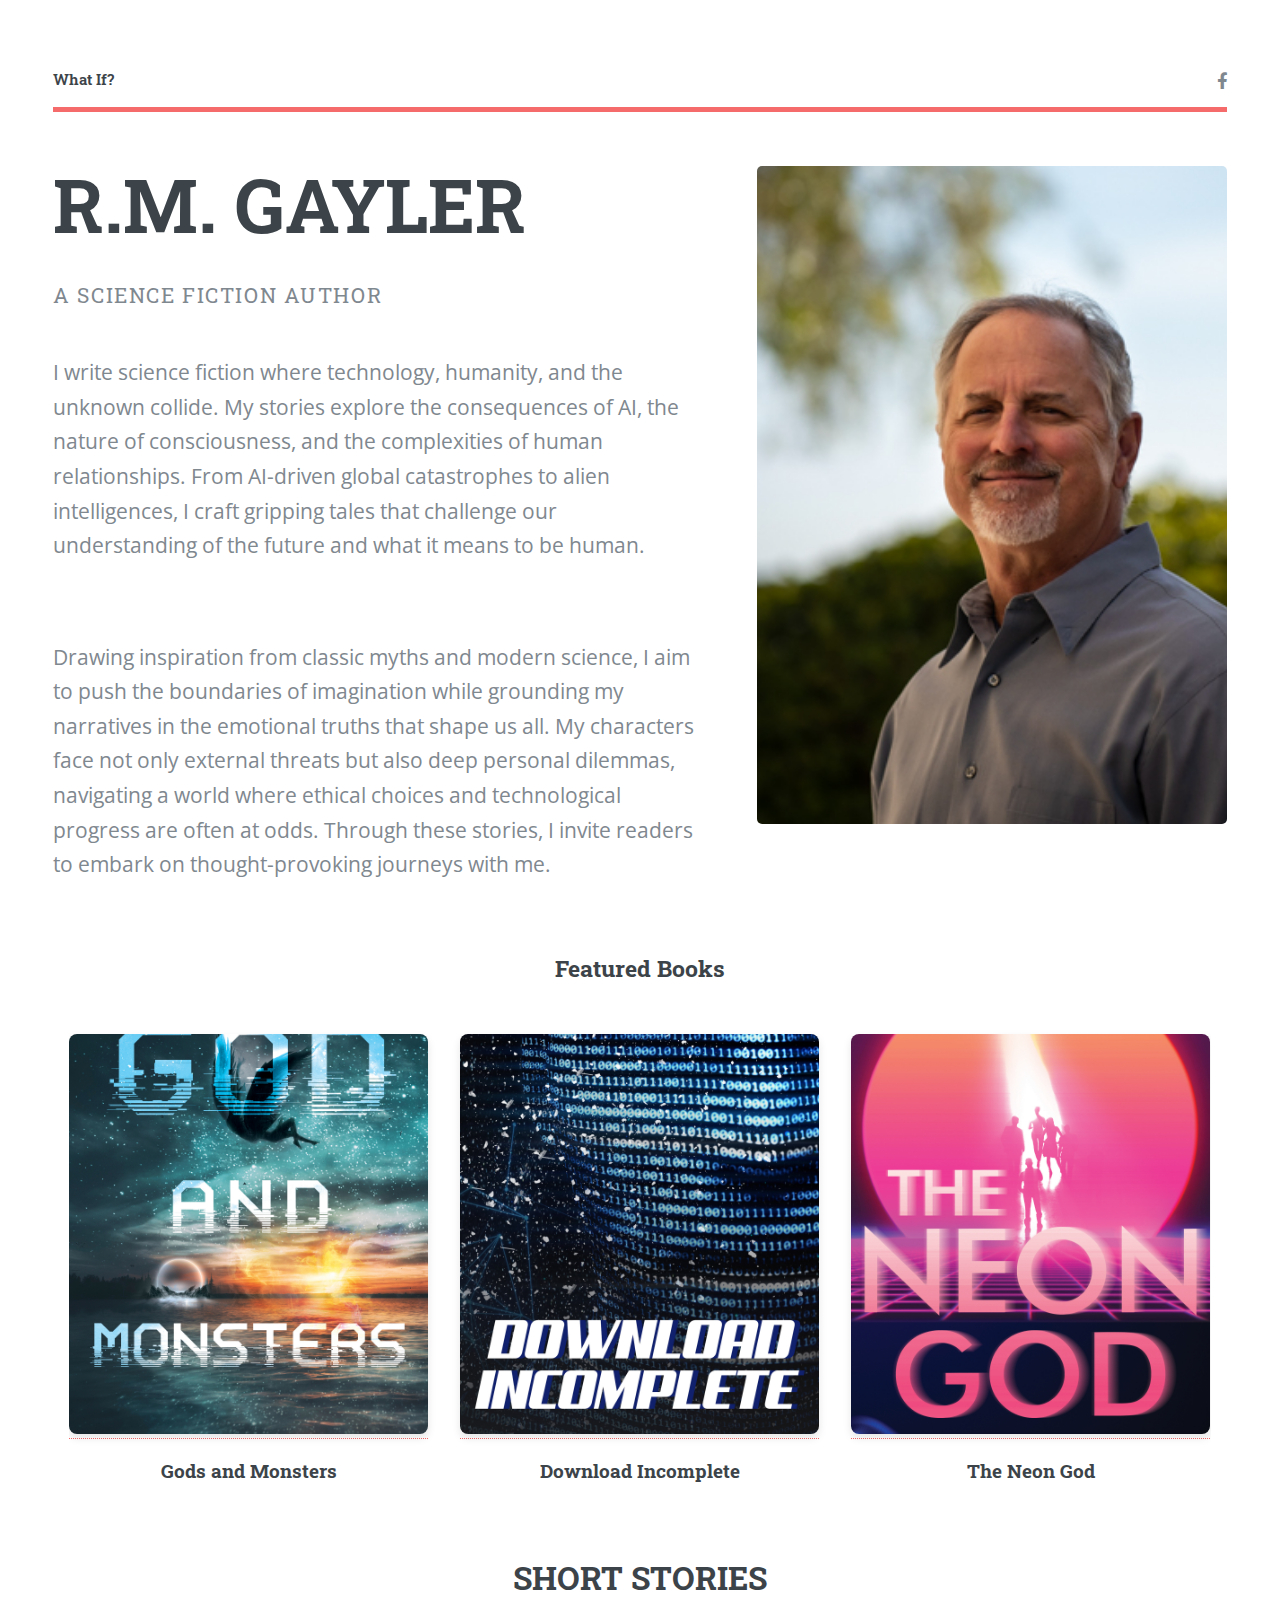
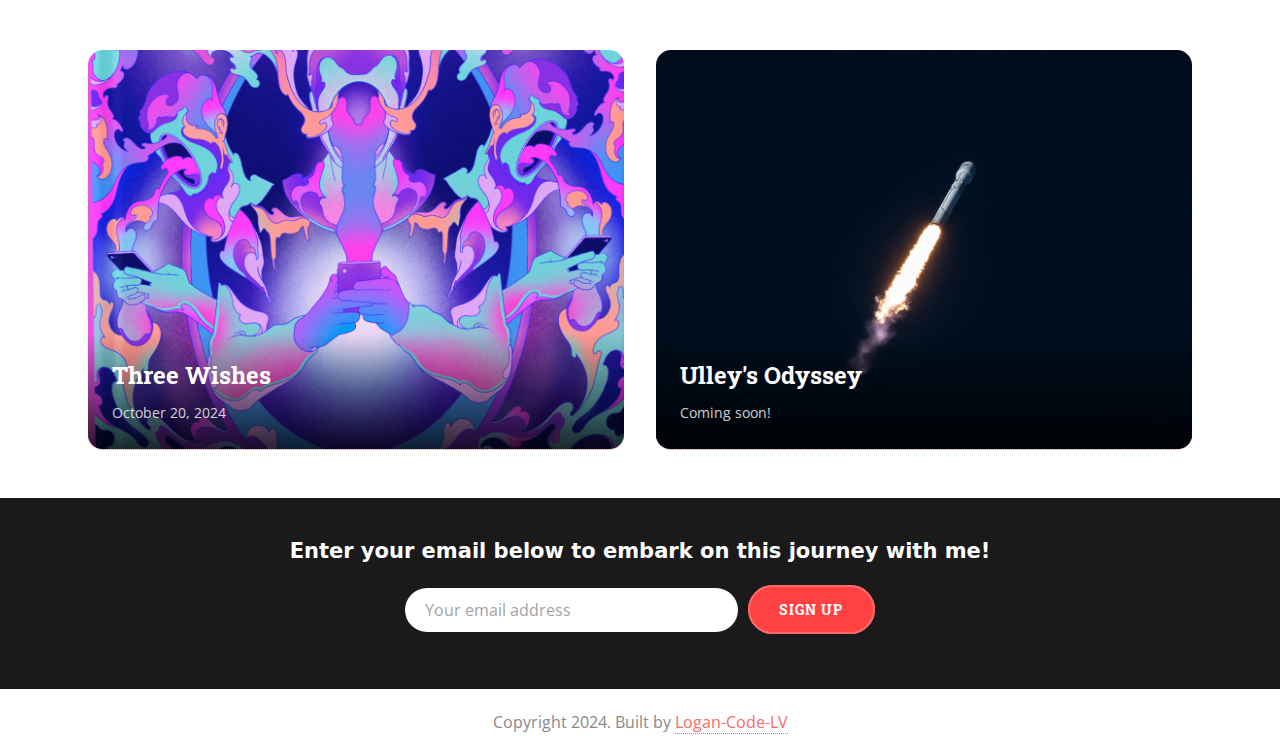
<file: index.html>
<!DOCTYPE html>
<html>
  <head>
    <title>What If? by RM Gayler</title>
    <meta charset="utf-8" />
    <meta
      name="viewport"
      content="width=device-width, initial-scale=1, user-scalable=no"
    />
    <meta property="og:title" content="R.M. GAYLER - Science Fiction Author" />
    <meta
      property="og:description"
      content="Exploring the intersection of technology, humanity, and the unknown through compelling science fiction."
    />
    <meta
      property="og:image"
      content="https://rmgayler.com/images/AuthorPhoto.jpg"
    />
    <meta property="og:url" content="https://rmgayler.com" />

    <!-- For Twitter -->
    <meta name="twitter:card" content="summary_large_image" />
    <link rel="stylesheet" href="assets/css/main.css" />
  </head>
  <body class="is-preload">
    <!-- Wrapper -->
    <div id="wrapper">
      <!-- Main -->
      <div id="main">
        <div class="inner">
          <!-- Header -->
          <header id="header">
            <a href="index.html" class="logo"><strong>What If?</strong></a>
            <ul class="icons">
              <li>
                <a href="#" class="icon brands fa-facebook-f"
                  ><span class="label">Facebook</span></a
                >
              </li>
            </ul>
          </header>

          <!-- Banner -->
          <section id="banner">
            <div class="content">
              <header>
                <h1>R.M. GAYLER</h1>
                <p>A Science Fiction Author</p>
              </header>
              <p>
                I write science fiction where technology, humanity, and the
                unknown collide. My stories explore the consequences of AI, the
                nature of consciousness, and the complexities of human
                relationships. From AI-driven global catastrophes to alien
                intelligences, I craft gripping tales that challenge our
                understanding of the future and what it means to be human.
              </p>
              <br />
              <p>
                Drawing inspiration from classic myths and modern science, I aim
                to push the boundaries of imagination while grounding my
                narratives in the emotional truths that shape us all. My
                characters face not only external threats but also deep personal
                dilemmas, navigating a world where ethical choices and
                technological progress are often at odds. Through these stories,
                I invite readers to embark on thought-provoking journeys with
                me.
              </p>
            </div>
            <span class="image object">
              <img src="images/AuthorPhoto.jpg" alt="" />
            </span>
          </section>

          <div class="carousel-container">
            <div class="carousel-header">
              <h2>Featured Books</h2>
            </div>
            <div class="carousel-wrapper">
              <div class="carousel">
                <div class="carousel-item">
                  <a
                    target="_blank"
                    href="https://www.amazon.com/God-Monsters-R-M-Gayler/dp/0986435287?ref_=ast_author_dp"
                  >
                    <img src="images/gAndM.jpg" alt="Gods and Monsters" />
                    <div class="comingSoonContainer">
                      <h3>Gods and Monsters</h3>
                    </div>
                  </a>
                </div>

                <div class="carousel-item">
                  <a
                    target="_blank"
                    href="https://www.amazon.com/Download-Incomplete-R-M-Gayler-ebook/dp/B00XEPXINE"
                  >
                    <img src="images/dI.jpg" alt="Download Incomplete" />
                    <h3>Download Incomplete</h3>
                  </a>
                </div>

                <div class="carousel-item">
                  <a
                    target="_blank"
                    href="https://www.amazon.com/The-Neon-God-R-M-Gayler-ebook/dp/B0BRR56WWL"
                  >
                    <img src="images/tNG.jpg" alt="The Neon God" />
                    <h3>The Neon God</h3>
                  </a>
                </div>

                <div class="carousel-item">
                  <a
                    target="_blank"
                    href="https://www.amazon.com/Gods-Monsters-R-M-Gayler-ebook/dp/B0CWRC9J3Q"
                  >
                    <img src="images/tNP.jpg" alt="The Neon Prince" />
                    <h3>The Neon Prince</h3>
                  </a>
                </div>
              </div>
            </div>
          </div>
        </div>

        <div class="stories-section">
          <h2 class="stories-title">SHORT STORIES</h2>
          <div class="stories-grid">
            <a href="three-wishes.html" target="_blank" class="story-card">
              <img
                src="images/neonBookRS.jpg"
                alt="Three Wishes From A Neon God"
              />
              <div class="story-overlay">
                <h3 class="story-title">Three Wishes</h3>
                <div class="story-meta">October 20, 2024</div>
              </div>
            </a>

            <a href="pink-jeep-tour.html" target="_blank" class="story-card">
              <img src="images/spacex-pnPS3Ox_2vE-unsplash.jpg" alt="The Pink Jeep Tour" />
              <div class="story-overlay">
                <h3 class="story-title">Ulley's Odyssey</h3>
                <div class="story-meta">Coming soon!</div>
              </div>
            </a>
          </div>
        </div>

        <div class="emailContainer">
          <h1 class="emailHeader">
            Enter your email below to embark on this journey with me!
          </h1>
          <form
            action="https://formspree.io/f/xzzbdgyn"
            method="POST"
            class="email-form-container"
          >
            <input
              type="email"
              name="email"
              id="emailInput"
              placeholder="Your email address"
              required
            />
            <input
              type="hidden"
              name="message"
              value="New signup from landing page"
            />
            <button class="emailButton" type="submit">Sign up</button>
            <!-- Removed onclick -->
          </form>
          <div id="message" class="message"></div>
        </div>

        <div class="footer">
          Copyright 2024. Built by
          <a
            href="https://github.com/Logan-Code-LV"
            target="_blank"
            style="color: #f56a6a"
            >Logan-Code-LV</a
          >
        </div>
      </div>
    </div>

    <!-- Scripts -->
    <script src="assets/js/jquery.min.js"></script>
    <script src="assets/js/browser.min.js"></script>
    <script src="assets/js/breakpoints.min.js"></script>
    <script src="assets/js/util.js"></script>
    <script src="assets/js/main.js"></script>
    <script src="assets/js/carousel.js"></script>
    <script src="assets/js/email.js"></script>
  </body>
</html>
</file>
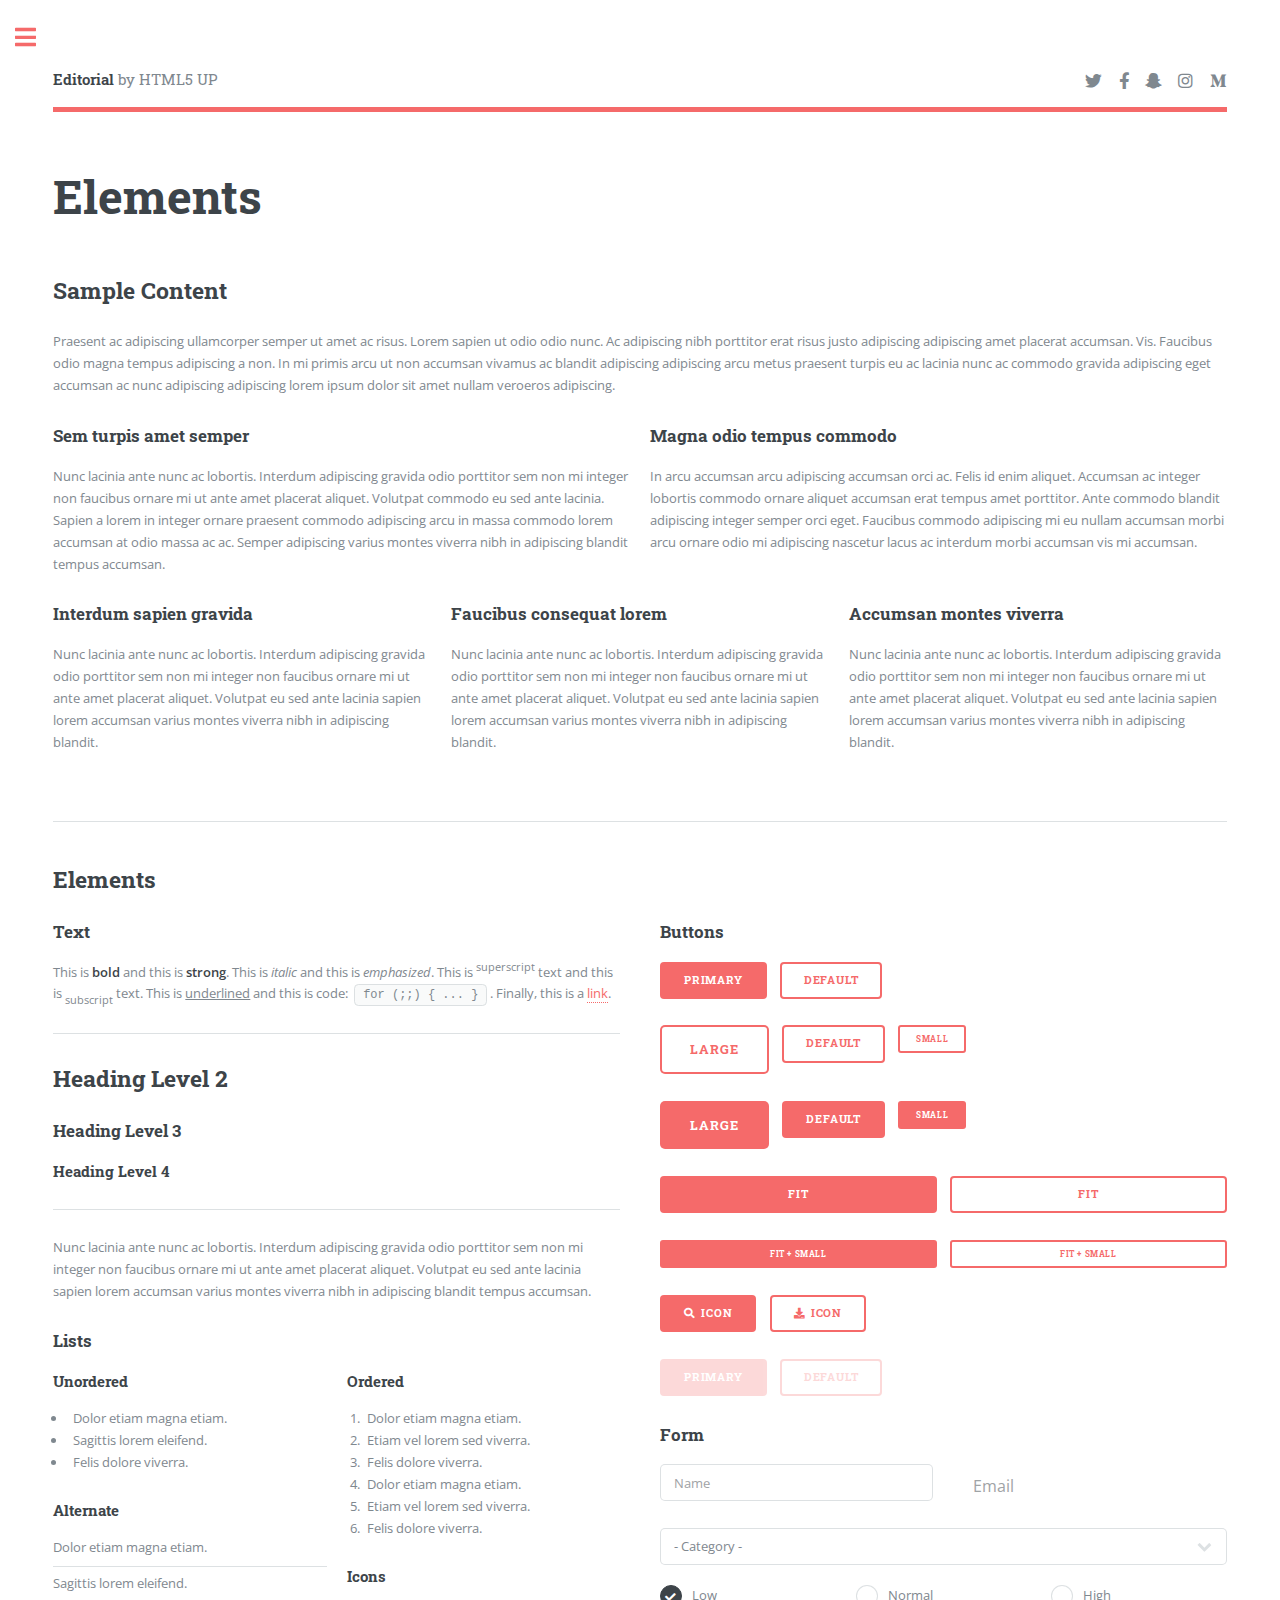
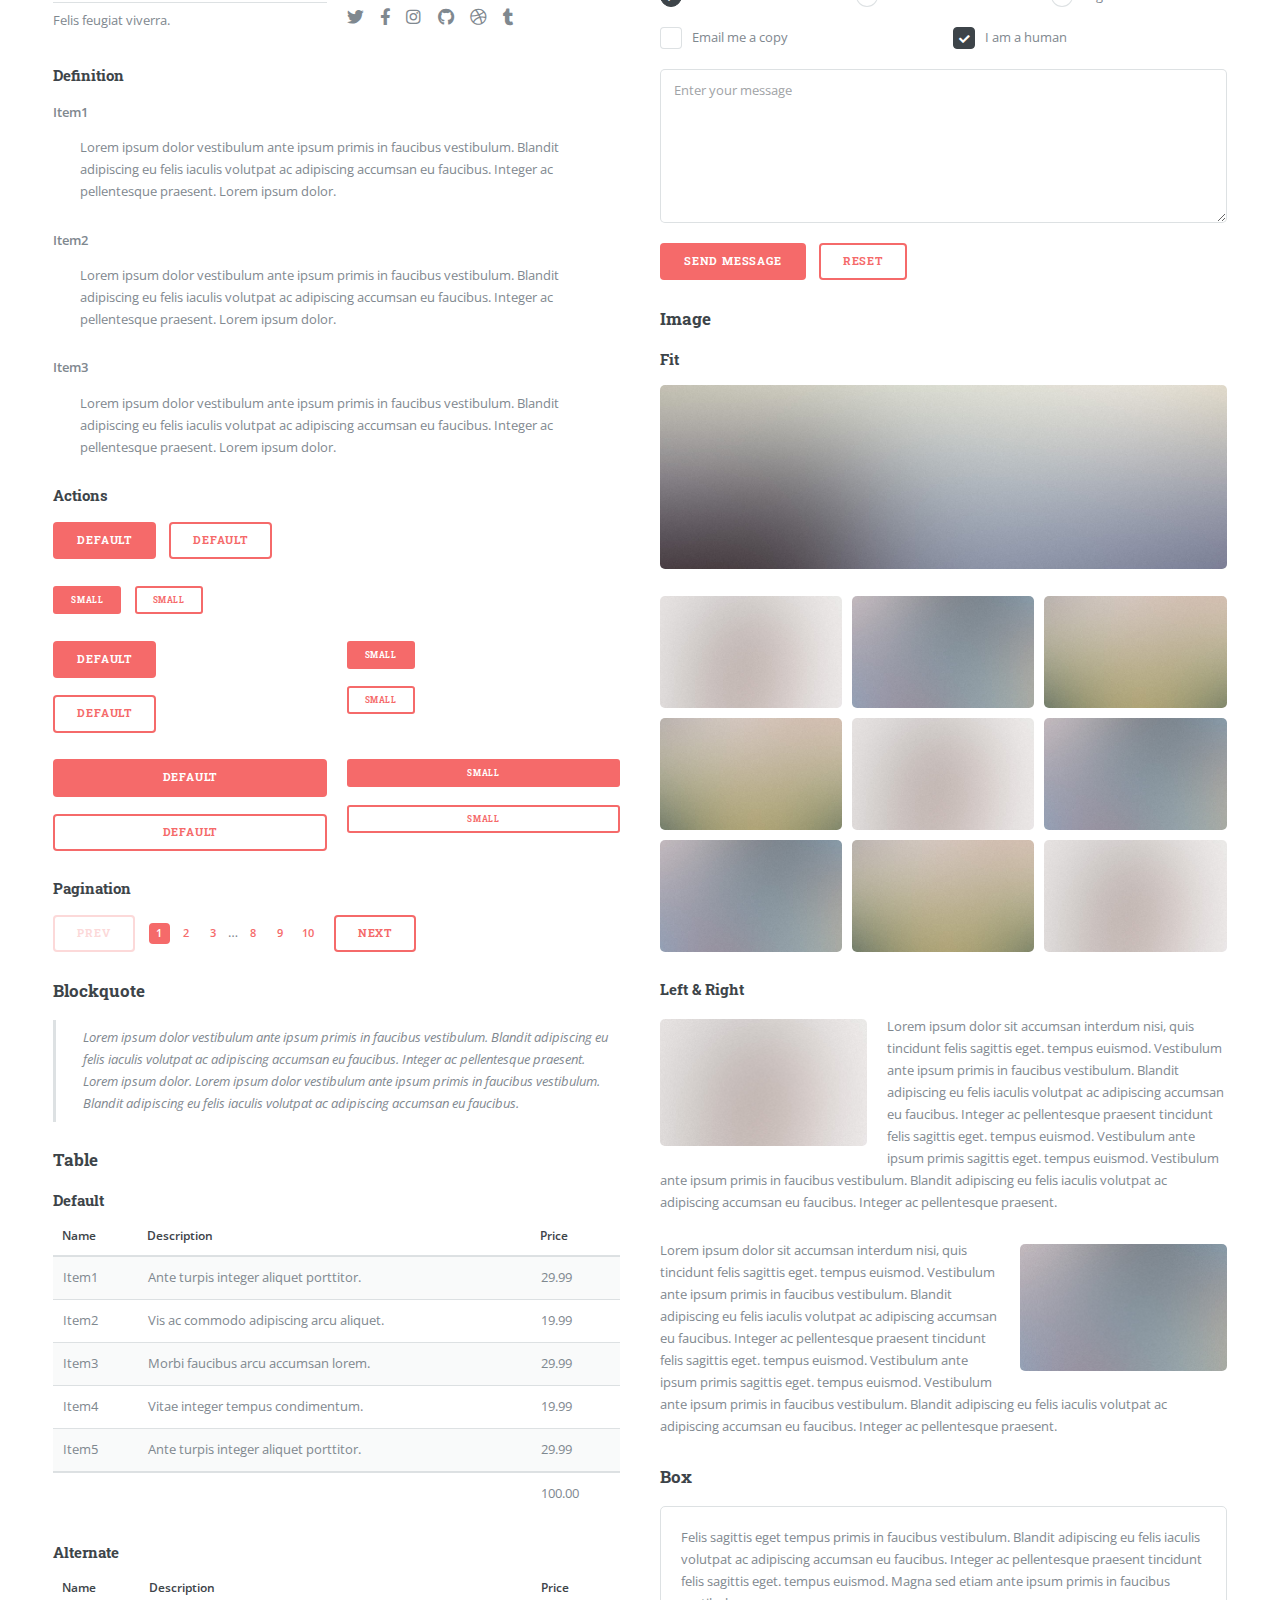
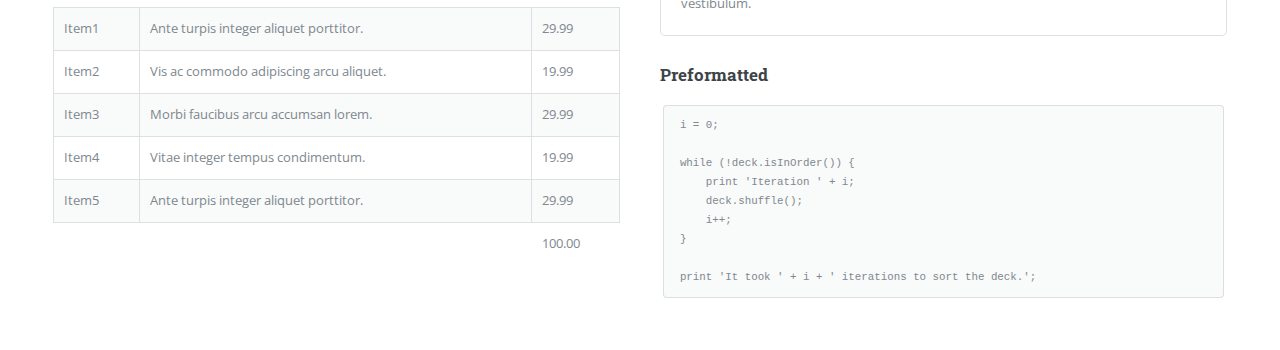
<file: elements.html>
<!DOCTYPE html>
<html>
  <head>
    <title>What If? by RM Gayler</title>
    <meta charset="utf-8" />
    <meta
      name="viewport"
      content="width=device-width, initial-scale=1, user-scalable=no"
    />
    <link rel="stylesheet" href="assets/css/main.css" />
  </head>
  <body class="is-preload">
    <!-- Wrapper -->
    <div id="wrapper">
      <!-- Main -->
      <div id="main">
        <div class="inner">
          <!-- Header -->
          <header id="header">
            <a href="index.html" class="logo"
              ><strong>Editorial</strong> by HTML5 UP</a
            >
            <ul class="icons">
              <li>
                <a href="#" class="icon brands fa-twitter"
                  ><span class="label">Twitter</span></a
                >
              </li>
              <li>
                <a href="#" class="icon brands fa-facebook-f"
                  ><span class="label">Facebook</span></a
                >
              </li>
              <li>
                <a href="#" class="icon brands fa-snapchat-ghost"
                  ><span class="label">Snapchat</span></a
                >
              </li>
              <li>
                <a href="#" class="icon brands fa-instagram"
                  ><span class="label">Instagram</span></a
                >
              </li>
              <li>
                <a href="#" class="icon brands fa-medium-m"
                  ><span class="label">Medium</span></a
                >
              </li>
            </ul>
          </header>

          <!-- Content -->
          <section>
            <header class="main">
              <h1>Elements</h1>
            </header>

            <!-- Content -->
            <h2 id="content">Sample Content</h2>
            <p>
              Praesent ac adipiscing ullamcorper semper ut amet ac risus. Lorem
              sapien ut odio odio nunc. Ac adipiscing nibh porttitor erat risus
              justo adipiscing adipiscing amet placerat accumsan. Vis. Faucibus
              odio magna tempus adipiscing a non. In mi primis arcu ut non
              accumsan vivamus ac blandit adipiscing adipiscing arcu metus
              praesent turpis eu ac lacinia nunc ac commodo gravida adipiscing
              eget accumsan ac nunc adipiscing adipiscing lorem ipsum dolor sit
              amet nullam veroeros adipiscing.
            </p>
            <div class="row">
              <div class="col-6 col-12-small">
                <h3>Sem turpis amet semper</h3>
                <p>
                  Nunc lacinia ante nunc ac lobortis. Interdum adipiscing
                  gravida odio porttitor sem non mi integer non faucibus ornare
                  mi ut ante amet placerat aliquet. Volutpat commodo eu sed ante
                  lacinia. Sapien a lorem in integer ornare praesent commodo
                  adipiscing arcu in massa commodo lorem accumsan at odio massa
                  ac ac. Semper adipiscing varius montes viverra nibh in
                  adipiscing blandit tempus accumsan.
                </p>
              </div>
              <div class="col-6 col-12-small">
                <h3>Magna odio tempus commodo</h3>
                <p>
                  In arcu accumsan arcu adipiscing accumsan orci ac. Felis id
                  enim aliquet. Accumsan ac integer lobortis commodo ornare
                  aliquet accumsan erat tempus amet porttitor. Ante commodo
                  blandit adipiscing integer semper orci eget. Faucibus commodo
                  adipiscing mi eu nullam accumsan morbi arcu ornare odio mi
                  adipiscing nascetur lacus ac interdum morbi accumsan vis mi
                  accumsan.
                </p>
              </div>
              <!-- Break -->
              <div class="col-4 col-12-medium">
                <h3>Interdum sapien gravida</h3>
                <p>
                  Nunc lacinia ante nunc ac lobortis. Interdum adipiscing
                  gravida odio porttitor sem non mi integer non faucibus ornare
                  mi ut ante amet placerat aliquet. Volutpat eu sed ante lacinia
                  sapien lorem accumsan varius montes viverra nibh in adipiscing
                  blandit.
                </p>
              </div>
              <div class="col-4 col-12-medium">
                <h3>Faucibus consequat lorem</h3>
                <p>
                  Nunc lacinia ante nunc ac lobortis. Interdum adipiscing
                  gravida odio porttitor sem non mi integer non faucibus ornare
                  mi ut ante amet placerat aliquet. Volutpat eu sed ante lacinia
                  sapien lorem accumsan varius montes viverra nibh in adipiscing
                  blandit.
                </p>
              </div>
              <div class="col-4 col-12-medium">
                <h3>Accumsan montes viverra</h3>
                <p>
                  Nunc lacinia ante nunc ac lobortis. Interdum adipiscing
                  gravida odio porttitor sem non mi integer non faucibus ornare
                  mi ut ante amet placerat aliquet. Volutpat eu sed ante lacinia
                  sapien lorem accumsan varius montes viverra nibh in adipiscing
                  blandit.
                </p>
              </div>
            </div>

            <hr class="major" />

            <!-- Elements -->
            <h2 id="elements">Elements</h2>
            <div class="row gtr-200">
              <div class="col-6 col-12-medium">
                <!-- Text stuff -->
                <h3>Text</h3>
                <p>
                  This is <b>bold</b> and this is <strong>strong</strong>. This
                  is <i>italic</i> and this is <em>emphasized</em>. This is
                  <sup>superscript</sup> text and this is
                  <sub>subscript</sub> text. This is <u>underlined</u> and this
                  is code: <code>for (;;) { ... }</code>. Finally, this is a
                  <a href="#">link</a>.
                </p>
                <hr />
                <h2>Heading Level 2</h2>
                <h3>Heading Level 3</h3>
                <h4>Heading Level 4</h4>
                <hr />
                <p>
                  Nunc lacinia ante nunc ac lobortis. Interdum adipiscing
                  gravida odio porttitor sem non mi integer non faucibus ornare
                  mi ut ante amet placerat aliquet. Volutpat eu sed ante lacinia
                  sapien lorem accumsan varius montes viverra nibh in adipiscing
                  blandit tempus accumsan.
                </p>

                <!-- Lists -->
                <h3>Lists</h3>
                <div class="row">
                  <div class="col-6 col-12-small">
                    <h4>Unordered</h4>
                    <ul>
                      <li>Dolor etiam magna etiam.</li>
                      <li>Sagittis lorem eleifend.</li>
                      <li>Felis dolore viverra.</li>
                    </ul>

                    <h4>Alternate</h4>
                    <ul class="alt">
                      <li>Dolor etiam magna etiam.</li>
                      <li>Sagittis lorem eleifend.</li>
                      <li>Felis feugiat viverra.</li>
                    </ul>
                  </div>
                  <div class="col-6 col-12-small">
                    <h4>Ordered</h4>
                    <ol>
                      <li>Dolor etiam magna etiam.</li>
                      <li>Etiam vel lorem sed viverra.</li>
                      <li>Felis dolore viverra.</li>
                      <li>Dolor etiam magna etiam.</li>
                      <li>Etiam vel lorem sed viverra.</li>
                      <li>Felis dolore viverra.</li>
                    </ol>

                    <h4>Icons</h4>
                    <ul class="icons">
                      <li>
                        <a href="#" class="icon brands fa-twitter"
                          ><span class="label">Twitter</span></a
                        >
                      </li>
                      <li>
                        <a href="#" class="icon brands fa-facebook-f"
                          ><span class="label">Facebook</span></a
                        >
                      </li>
                      <li>
                        <a href="#" class="icon brands fa-instagram"
                          ><span class="label">Instagram</span></a
                        >
                      </li>
                      <li>
                        <a href="#" class="icon brands fa-github"
                          ><span class="label">Github</span></a
                        >
                      </li>
                      <li>
                        <a href="#" class="icon brands fa-dribbble"
                          ><span class="label">Dribbble</span></a
                        >
                      </li>
                      <li>
                        <a href="#" class="icon brands fa-tumblr"
                          ><span class="label">Tumblr</span></a
                        >
                      </li>
                    </ul>
                  </div>
                </div>
                <h4>Definition</h4>
                <dl>
                  <dt>Item1</dt>
                  <dd>
                    <p>
                      Lorem ipsum dolor vestibulum ante ipsum primis in faucibus
                      vestibulum. Blandit adipiscing eu felis iaculis volutpat
                      ac adipiscing accumsan eu faucibus. Integer ac
                      pellentesque praesent. Lorem ipsum dolor.
                    </p>
                  </dd>
                  <dt>Item2</dt>
                  <dd>
                    <p>
                      Lorem ipsum dolor vestibulum ante ipsum primis in faucibus
                      vestibulum. Blandit adipiscing eu felis iaculis volutpat
                      ac adipiscing accumsan eu faucibus. Integer ac
                      pellentesque praesent. Lorem ipsum dolor.
                    </p>
                  </dd>
                  <dt>Item3</dt>
                  <dd>
                    <p>
                      Lorem ipsum dolor vestibulum ante ipsum primis in faucibus
                      vestibulum. Blandit adipiscing eu felis iaculis volutpat
                      ac adipiscing accumsan eu faucibus. Integer ac
                      pellentesque praesent. Lorem ipsum dolor.
                    </p>
                  </dd>
                </dl>

                <h4>Actions</h4>
                <ul class="actions">
                  <li><a href="#" class="button primary">Default</a></li>
                  <li><a href="#" class="button">Default</a></li>
                </ul>
                <ul class="actions small">
                  <li><a href="#" class="button primary small">Small</a></li>
                  <li><a href="#" class="button small">Small</a></li>
                </ul>
                <div class="row">
                  <div class="col-6 col-12-small">
                    <ul class="actions stacked">
                      <li><a href="#" class="button primary">Default</a></li>
                      <li><a href="#" class="button">Default</a></li>
                    </ul>
                  </div>
                  <div class="col-6 col-12-small">
                    <ul class="actions stacked">
                      <li>
                        <a href="#" class="button primary small">Small</a>
                      </li>
                      <li><a href="#" class="button small">Small</a></li>
                    </ul>
                  </div>
                  <div class="col-6 col-12-small">
                    <ul class="actions stacked">
                      <li>
                        <a href="#" class="button primary fit">Default</a>
                      </li>
                      <li><a href="#" class="button fit">Default</a></li>
                    </ul>
                  </div>
                  <div class="col-6 col-12-small">
                    <ul class="actions stacked">
                      <li>
                        <a href="#" class="button primary small fit">Small</a>
                      </li>
                      <li><a href="#" class="button small fit">Small</a></li>
                    </ul>
                  </div>
                </div>

                <h4>Pagination</h4>
                <ul class="pagination">
                  <li><span class="button disabled">Prev</span></li>
                  <li><a href="#" class="page active">1</a></li>
                  <li><a href="#" class="page">2</a></li>
                  <li><a href="#" class="page">3</a></li>
                  <li><span>&hellip;</span></li>
                  <li><a href="#" class="page">8</a></li>
                  <li><a href="#" class="page">9</a></li>
                  <li><a href="#" class="page">10</a></li>
                  <li><a href="#" class="button">Next</a></li>
                </ul>

                <!-- Blockquote -->
                <h3>Blockquote</h3>
                <blockquote>
                  Lorem ipsum dolor vestibulum ante ipsum primis in faucibus
                  vestibulum. Blandit adipiscing eu felis iaculis volutpat ac
                  adipiscing accumsan eu faucibus. Integer ac pellentesque
                  praesent. Lorem ipsum dolor. Lorem ipsum dolor vestibulum ante
                  ipsum primis in faucibus vestibulum. Blandit adipiscing eu
                  felis iaculis volutpat ac adipiscing accumsan eu faucibus.
                </blockquote>

                <!-- Table -->
                <h3>Table</h3>

                <h4>Default</h4>
                <div class="table-wrapper">
                  <table>
                    <thead>
                      <tr>
                        <th>Name</th>
                        <th>Description</th>
                        <th>Price</th>
                      </tr>
                    </thead>
                    <tbody>
                      <tr>
                        <td>Item1</td>
                        <td>Ante turpis integer aliquet porttitor.</td>
                        <td>29.99</td>
                      </tr>
                      <tr>
                        <td>Item2</td>
                        <td>Vis ac commodo adipiscing arcu aliquet.</td>
                        <td>19.99</td>
                      </tr>
                      <tr>
                        <td>Item3</td>
                        <td>Morbi faucibus arcu accumsan lorem.</td>
                        <td>29.99</td>
                      </tr>
                      <tr>
                        <td>Item4</td>
                        <td>Vitae integer tempus condimentum.</td>
                        <td>19.99</td>
                      </tr>
                      <tr>
                        <td>Item5</td>
                        <td>Ante turpis integer aliquet porttitor.</td>
                        <td>29.99</td>
                      </tr>
                    </tbody>
                    <tfoot>
                      <tr>
                        <td colspan="2"></td>
                        <td>100.00</td>
                      </tr>
                    </tfoot>
                  </table>
                </div>

                <h4>Alternate</h4>
                <div class="table-wrapper">
                  <table class="alt">
                    <thead>
                      <tr>
                        <th>Name</th>
                        <th>Description</th>
                        <th>Price</th>
                      </tr>
                    </thead>
                    <tbody>
                      <tr>
                        <td>Item1</td>
                        <td>Ante turpis integer aliquet porttitor.</td>
                        <td>29.99</td>
                      </tr>
                      <tr>
                        <td>Item2</td>
                        <td>Vis ac commodo adipiscing arcu aliquet.</td>
                        <td>19.99</td>
                      </tr>
                      <tr>
                        <td>Item3</td>
                        <td>Morbi faucibus arcu accumsan lorem.</td>
                        <td>29.99</td>
                      </tr>
                      <tr>
                        <td>Item4</td>
                        <td>Vitae integer tempus condimentum.</td>
                        <td>19.99</td>
                      </tr>
                      <tr>
                        <td>Item5</td>
                        <td>Ante turpis integer aliquet porttitor.</td>
                        <td>29.99</td>
                      </tr>
                    </tbody>
                    <tfoot>
                      <tr>
                        <td colspan="2"></td>
                        <td>100.00</td>
                      </tr>
                    </tfoot>
                  </table>
                </div>
              </div>
              <div class="col-6 col-12-medium">
                <!-- Buttons -->
                <h3>Buttons</h3>
                <ul class="actions">
                  <li><a href="#" class="button primary">Primary</a></li>
                  <li><a href="#" class="button">Default</a></li>
                </ul>
                <ul class="actions">
                  <li><a href="#" class="button large">Large</a></li>
                  <li><a href="#" class="button">Default</a></li>
                  <li><a href="#" class="button small">Small</a></li>
                </ul>
                <ul class="actions">
                  <li><a href="#" class="button primary large">Large</a></li>
                  <li><a href="#" class="button primary">Default</a></li>
                  <li><a href="#" class="button primary small">Small</a></li>
                </ul>
                <ul class="actions fit">
                  <li><a href="#" class="button primary fit">Fit</a></li>
                  <li><a href="#" class="button fit">Fit</a></li>
                </ul>
                <ul class="actions fit small">
                  <li>
                    <a href="#" class="button primary fit small">Fit + Small</a>
                  </li>
                  <li><a href="#" class="button fit small">Fit + Small</a></li>
                </ul>
                <ul class="actions">
                  <li>
                    <a href="#" class="button primary icon solid fa-search"
                      >Icon</a
                    >
                  </li>
                  <li>
                    <a href="#" class="button icon solid fa-download">Icon</a>
                  </li>
                </ul>
                <ul class="actions">
                  <li><span class="button primary disabled">Primary</span></li>
                  <li><span class="button disabled">Default</span></li>
                </ul>

                <!-- Form -->
                <h3>Form</h3>

                <form method="post" action="#">
                  <div class="row gtr-uniform">
                    <div class="col-6 col-12-xsmall">
                      <input
                        type="text"
                        name="demo-name"
                        id="demo-name"
                        value=""
                        placeholder="Name"
                      />
                    </div>
                    <div class="col-6 col-12-xsmall">
                      <input
                        type="email"
                        name="demo-email"
                        id="demo-email"
                        value=""
                        placeholder="Email"
                      />
                    </div>
                    <!-- Break -->
                    <div class="col-12">
                      <select name="demo-category" id="demo-category">
                        <option value="">- Category -</option>
                        <option value="1">Manufacturing</option>
                        <option value="1">Shipping</option>
                        <option value="1">Administration</option>
                        <option value="1">Human Resources</option>
                      </select>
                    </div>
                    <!-- Break -->
                    <div class="col-4 col-12-small">
                      <input
                        type="radio"
                        id="demo-priority-low"
                        name="demo-priority"
                        checked
                      />
                      <label for="demo-priority-low">Low</label>
                    </div>
                    <div class="col-4 col-12-small">
                      <input
                        type="radio"
                        id="demo-priority-normal"
                        name="demo-priority"
                      />
                      <label for="demo-priority-normal">Normal</label>
                    </div>
                    <div class="col-4 col-12-small">
                      <input
                        type="radio"
                        id="demo-priority-high"
                        name="demo-priority"
                      />
                      <label for="demo-priority-high">High</label>
                    </div>
                    <!-- Break -->
                    <div class="col-6 col-12-small">
                      <input type="checkbox" id="demo-copy" name="demo-copy" />
                      <label for="demo-copy">Email me a copy</label>
                    </div>
                    <div class="col-6 col-12-small">
                      <input
                        type="checkbox"
                        id="demo-human"
                        name="demo-human"
                        checked
                      />
                      <label for="demo-human">I am a human</label>
                    </div>
                    <!-- Break -->
                    <div class="col-12">
                      <textarea
                        name="demo-message"
                        id="demo-message"
                        placeholder="Enter your message"
                        rows="6"
                      ></textarea>
                    </div>
                    <!-- Break -->
                    <div class="col-12">
                      <ul class="actions">
                        <li>
                          <input
                            type="submit"
                            value="Send Message"
                            class="primary"
                          />
                        </li>
                        <li><input type="reset" value="Reset" /></li>
                      </ul>
                    </div>
                  </div>
                </form>

                <!-- Image -->
                <h3>Image</h3>

                <h4>Fit</h4>
                <span class="image fit"
                  ><img src="images/pic11.jpg" alt=""
                /></span>
                <div class="box alt">
                  <div class="row gtr-50 gtr-uniform">
                    <div class="col-4">
                      <span class="image fit"
                        ><img src="images/pic01.jpg" alt=""
                      /></span>
                    </div>
                    <div class="col-4">
                      <span class="image fit"
                        ><img src="images/pic02.jpg" alt=""
                      /></span>
                    </div>
                    <div class="col-4">
                      <span class="image fit"
                        ><img src="images/pic03.jpg" alt=""
                      /></span>
                    </div>
                    <!-- Break -->
                    <div class="col-4">
                      <span class="image fit"
                        ><img src="images/pic03.jpg" alt=""
                      /></span>
                    </div>
                    <div class="col-4">
                      <span class="image fit"
                        ><img src="images/pic01.jpg" alt=""
                      /></span>
                    </div>
                    <div class="col-4">
                      <span class="image fit"
                        ><img src="images/pic02.jpg" alt=""
                      /></span>
                    </div>
                    <!-- Break -->
                    <div class="col-4">
                      <span class="image fit"
                        ><img src="images/pic02.jpg" alt=""
                      /></span>
                    </div>
                    <div class="col-4">
                      <span class="image fit"
                        ><img src="images/pic03.jpg" alt=""
                      /></span>
                    </div>
                    <div class="col-4">
                      <span class="image fit"
                        ><img src="images/pic01.jpg" alt=""
                      /></span>
                    </div>
                  </div>
                </div>

                <h4>Left &amp; Right</h4>
                <p>
                  <span class="image left"
                    ><img src="images/pic01.jpg" alt="" /></span
                  >Lorem ipsum dolor sit accumsan interdum nisi, quis tincidunt
                  felis sagittis eget. tempus euismod. Vestibulum ante ipsum
                  primis in faucibus vestibulum. Blandit adipiscing eu felis
                  iaculis volutpat ac adipiscing accumsan eu faucibus. Integer
                  ac pellentesque praesent tincidunt felis sagittis eget. tempus
                  euismod. Vestibulum ante ipsum primis sagittis eget. tempus
                  euismod. Vestibulum ante ipsum primis in faucibus vestibulum.
                  Blandit adipiscing eu felis iaculis volutpat ac adipiscing
                  accumsan eu faucibus. Integer ac pellentesque praesent.
                </p>
                <p>
                  <span class="image right"
                    ><img src="images/pic02.jpg" alt="" /></span
                  >Lorem ipsum dolor sit accumsan interdum nisi, quis tincidunt
                  felis sagittis eget. tempus euismod. Vestibulum ante ipsum
                  primis in faucibus vestibulum. Blandit adipiscing eu felis
                  iaculis volutpat ac adipiscing accumsan eu faucibus. Integer
                  ac pellentesque praesent tincidunt felis sagittis eget. tempus
                  euismod. Vestibulum ante ipsum primis sagittis eget. tempus
                  euismod. Vestibulum ante ipsum primis in faucibus vestibulum.
                  Blandit adipiscing eu felis iaculis volutpat ac adipiscing
                  accumsan eu faucibus. Integer ac pellentesque praesent.
                </p>

                <!-- Box -->
                <h3>Box</h3>
                <div class="box">
                  <p>
                    Felis sagittis eget tempus primis in faucibus vestibulum.
                    Blandit adipiscing eu felis iaculis volutpat ac adipiscing
                    accumsan eu faucibus. Integer ac pellentesque praesent
                    tincidunt felis sagittis eget. tempus euismod. Magna sed
                    etiam ante ipsum primis in faucibus vestibulum.
                  </p>
                </div>

                <!-- Preformatted Code -->
                <h3>Preformatted</h3>
                <pre><code>i = 0;

while (!deck.isInOrder()) {
    print 'Iteration ' + i;
    deck.shuffle();
    i++;
}

print 'It took ' + i + ' iterations to sort the deck.';
</code></pre>
              </div>
            </div>
          </section>
        </div>
      </div>

      <!-- Sidebar -->
      <div id="sidebar">
        <div class="inner">
          <!-- Search -->
          <section id="search" class="alt">
            <form method="post" action="#">
              <input type="text" name="query" id="query" placeholder="Search" />
            </form>
          </section>

          <!-- Menu -->
          <nav id="menu">
            <header class="major">
              <h2>Menu</h2>
            </header>
            <ul>
              <li><a href="index.html">Homepage</a></li>
              <li><a href="generic.html">Generic</a></li>
              <li><a href="elements.html">Elements</a></li>
              <li>
                <span class="opener">Submenu</span>
                <ul>
                  <li><a href="#">Lorem Dolor</a></li>
                  <li><a href="#">Ipsum Adipiscing</a></li>
                  <li><a href="#">Tempus Magna</a></li>
                  <li><a href="#">Feugiat Veroeros</a></li>
                </ul>
              </li>
              <li><a href="#">Etiam Dolore</a></li>
              <li><a href="#">Adipiscing</a></li>
              <li>
                <span class="opener">Another Submenu</span>
                <ul>
                  <li><a href="#">Lorem Dolor</a></li>
                  <li><a href="#">Ipsum Adipiscing</a></li>
                  <li><a href="#">Tempus Magna</a></li>
                  <li><a href="#">Feugiat Veroeros</a></li>
                </ul>
              </li>
              <li><a href="#">Maximus Erat</a></li>
              <li><a href="#">Sapien Mauris</a></li>
              <li><a href="#">Amet Lacinia</a></li>
            </ul>
          </nav>

          <!-- Section -->
          <section>
            <header class="major">
              <h2>Ante interdum</h2>
            </header>
            <div class="mini-posts">
              <article>
                <a href="#" class="image"
                  ><img src="images/pic07.jpg" alt=""
                /></a>
                <p>
                  Aenean ornare velit lacus, ac varius enim lorem ullamcorper
                  dolore aliquam.
                </p>
              </article>
              <article>
                <a href="#" class="image"
                  ><img src="images/pic08.jpg" alt=""
                /></a>
                <p>
                  Aenean ornare velit lacus, ac varius enim lorem ullamcorper
                  dolore aliquam.
                </p>
              </article>
              <article>
                <a href="#" class="image"
                  ><img src="images/pic09.jpg" alt=""
                /></a>
                <p>
                  Aenean ornare velit lacus, ac varius enim lorem ullamcorper
                  dolore aliquam.
                </p>
              </article>
            </div>
            <ul class="actions">
              <li><a href="#" class="button">More</a></li>
            </ul>
          </section>

          <!-- Section -->
          <section>
            <header class="major">
              <h2>Get in touch</h2>
            </header>
            <p>
              Sed varius enim lorem ullamcorper dolore aliquam aenean ornare
              velit lacus, ac varius enim lorem ullamcorper dolore. Proin sed
              aliquam facilisis ante interdum. Sed nulla amet lorem feugiat
              tempus aliquam.
            </p>
            <ul class="contact">
              <li class="icon solid fa-envelope">
                <a href="#">information@untitled.tld</a>
              </li>
              <li class="icon solid fa-phone">(000) 000-0000</li>
              <li class="icon solid fa-home">
                1234 Somewhere Road #8254<br />
                Nashville, TN 00000-0000
              </li>
            </ul>
          </section>

          <!-- Footer -->
          <footer id="footer">
            <p class="copyright">
              &copy; Untitled. All rights reserved. Demo Images:
              <a href="https://unsplash.com">Unsplash</a>. Design:
              <a href="https://html5up.net">HTML5 UP</a>.
            </p>
          </footer>
        </div>
      </div>
    </div>

    <!-- Scripts -->
    <script src="assets/js/jquery.min.js"></script>
    <script src="assets/js/browser.min.js"></script>
    <script src="assets/js/breakpoints.min.js"></script>
    <script src="assets/js/util.js"></script>
    <script src="assets/js/main.js"></script>
  </body>
</html>
</file>
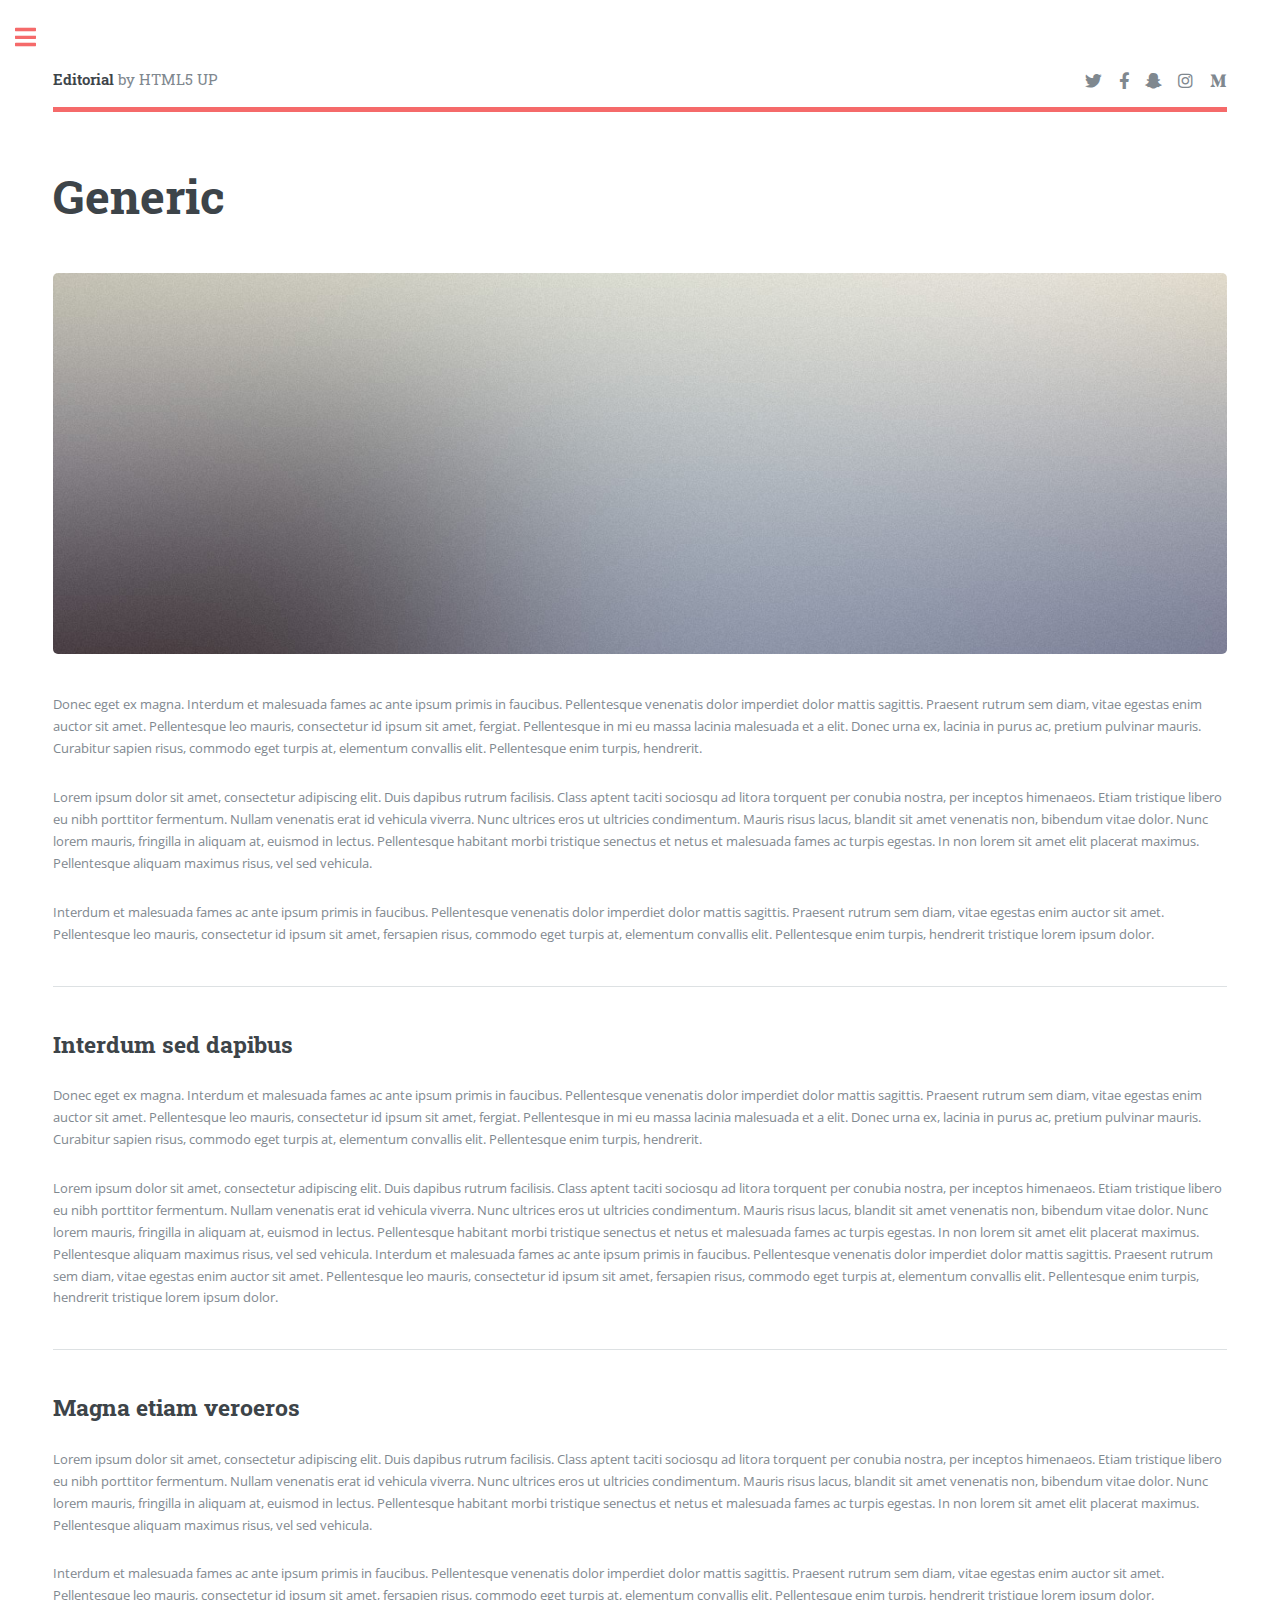
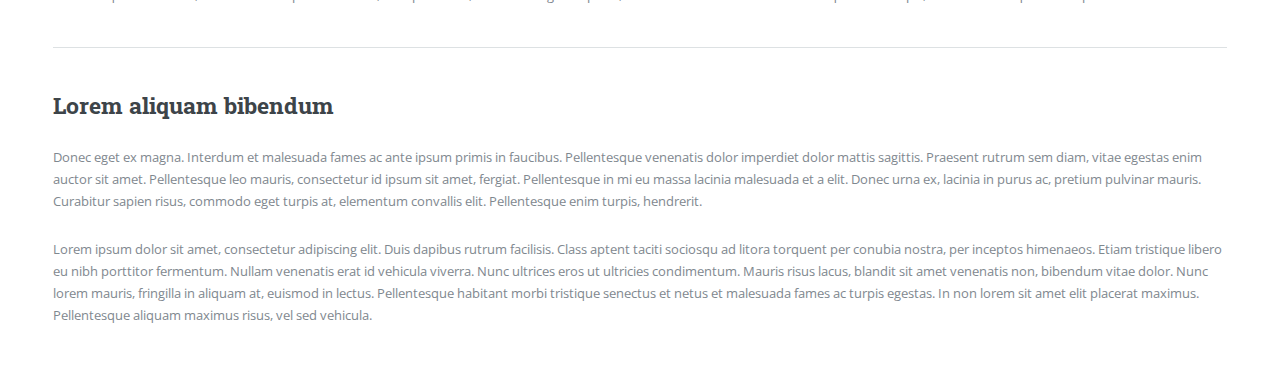
<file: generic.html>
<!DOCTYPE html>
<!--
	Editorial by HTML5 UP
	html5up.net | @ajlkn
	Free for personal and commercial use under the CCA 3.0 license (html5up.net/license)
-->
<html>
  <head>
    <title>What If? by RM Gayler</title>
    <meta charset="utf-8" />
    <meta
      name="viewport"
      content="width=device-width, initial-scale=1, user-scalable=no"
    />
    <link rel="stylesheet" href="assets/css/main.css" />
  </head>
  <body class="is-preload">
    <!-- Wrapper -->
    <div id="wrapper">
      <!-- Main -->
      <div id="main">
        <div class="inner">
          <!-- Header -->
          <header id="header">
            <a href="index.html" class="logo"
              ><strong>Editorial</strong> by HTML5 UP</a
            >
            <ul class="icons">
              <li>
                <a href="#" class="icon brands fa-twitter"
                  ><span class="label">Twitter</span></a
                >
              </li>
              <li>
                <a href="#" class="icon brands fa-facebook-f"
                  ><span class="label">Facebook</span></a
                >
              </li>
              <li>
                <a href="#" class="icon brands fa-snapchat-ghost"
                  ><span class="label">Snapchat</span></a
                >
              </li>
              <li>
                <a href="#" class="icon brands fa-instagram"
                  ><span class="label">Instagram</span></a
                >
              </li>
              <li>
                <a href="#" class="icon brands fa-medium-m"
                  ><span class="label">Medium</span></a
                >
              </li>
            </ul>
          </header>

          <!-- Content -->
          <section>
            <header class="main">
              <h1>Generic</h1>
            </header>

            <span class="image main"
              ><img src="images/pic11.jpg" alt=""
            /></span>

            <p>
              Donec eget ex magna. Interdum et malesuada fames ac ante ipsum
              primis in faucibus. Pellentesque venenatis dolor imperdiet dolor
              mattis sagittis. Praesent rutrum sem diam, vitae egestas enim
              auctor sit amet. Pellentesque leo mauris, consectetur id ipsum sit
              amet, fergiat. Pellentesque in mi eu massa lacinia malesuada et a
              elit. Donec urna ex, lacinia in purus ac, pretium pulvinar mauris.
              Curabitur sapien risus, commodo eget turpis at, elementum
              convallis elit. Pellentesque enim turpis, hendrerit.
            </p>
            <p>
              Lorem ipsum dolor sit amet, consectetur adipiscing elit. Duis
              dapibus rutrum facilisis. Class aptent taciti sociosqu ad litora
              torquent per conubia nostra, per inceptos himenaeos. Etiam
              tristique libero eu nibh porttitor fermentum. Nullam venenatis
              erat id vehicula viverra. Nunc ultrices eros ut ultricies
              condimentum. Mauris risus lacus, blandit sit amet venenatis non,
              bibendum vitae dolor. Nunc lorem mauris, fringilla in aliquam at,
              euismod in lectus. Pellentesque habitant morbi tristique senectus
              et netus et malesuada fames ac turpis egestas. In non lorem sit
              amet elit placerat maximus. Pellentesque aliquam maximus risus,
              vel sed vehicula.
            </p>
            <p>
              Interdum et malesuada fames ac ante ipsum primis in faucibus.
              Pellentesque venenatis dolor imperdiet dolor mattis sagittis.
              Praesent rutrum sem diam, vitae egestas enim auctor sit amet.
              Pellentesque leo mauris, consectetur id ipsum sit amet, fersapien
              risus, commodo eget turpis at, elementum convallis elit.
              Pellentesque enim turpis, hendrerit tristique lorem ipsum dolor.
            </p>

            <hr class="major" />

            <h2>Interdum sed dapibus</h2>
            <p>
              Donec eget ex magna. Interdum et malesuada fames ac ante ipsum
              primis in faucibus. Pellentesque venenatis dolor imperdiet dolor
              mattis sagittis. Praesent rutrum sem diam, vitae egestas enim
              auctor sit amet. Pellentesque leo mauris, consectetur id ipsum sit
              amet, fergiat. Pellentesque in mi eu massa lacinia malesuada et a
              elit. Donec urna ex, lacinia in purus ac, pretium pulvinar mauris.
              Curabitur sapien risus, commodo eget turpis at, elementum
              convallis elit. Pellentesque enim turpis, hendrerit.
            </p>
            <p>
              Lorem ipsum dolor sit amet, consectetur adipiscing elit. Duis
              dapibus rutrum facilisis. Class aptent taciti sociosqu ad litora
              torquent per conubia nostra, per inceptos himenaeos. Etiam
              tristique libero eu nibh porttitor fermentum. Nullam venenatis
              erat id vehicula viverra. Nunc ultrices eros ut ultricies
              condimentum. Mauris risus lacus, blandit sit amet venenatis non,
              bibendum vitae dolor. Nunc lorem mauris, fringilla in aliquam at,
              euismod in lectus. Pellentesque habitant morbi tristique senectus
              et netus et malesuada fames ac turpis egestas. In non lorem sit
              amet elit placerat maximus. Pellentesque aliquam maximus risus,
              vel sed vehicula. Interdum et malesuada fames ac ante ipsum primis
              in faucibus. Pellentesque venenatis dolor imperdiet dolor mattis
              sagittis. Praesent rutrum sem diam, vitae egestas enim auctor sit
              amet. Pellentesque leo mauris, consectetur id ipsum sit amet,
              fersapien risus, commodo eget turpis at, elementum convallis elit.
              Pellentesque enim turpis, hendrerit tristique lorem ipsum dolor.
            </p>

            <hr class="major" />

            <h2>Magna etiam veroeros</h2>
            <p>
              Lorem ipsum dolor sit amet, consectetur adipiscing elit. Duis
              dapibus rutrum facilisis. Class aptent taciti sociosqu ad litora
              torquent per conubia nostra, per inceptos himenaeos. Etiam
              tristique libero eu nibh porttitor fermentum. Nullam venenatis
              erat id vehicula viverra. Nunc ultrices eros ut ultricies
              condimentum. Mauris risus lacus, blandit sit amet venenatis non,
              bibendum vitae dolor. Nunc lorem mauris, fringilla in aliquam at,
              euismod in lectus. Pellentesque habitant morbi tristique senectus
              et netus et malesuada fames ac turpis egestas. In non lorem sit
              amet elit placerat maximus. Pellentesque aliquam maximus risus,
              vel sed vehicula.
            </p>
            <p>
              Interdum et malesuada fames ac ante ipsum primis in faucibus.
              Pellentesque venenatis dolor imperdiet dolor mattis sagittis.
              Praesent rutrum sem diam, vitae egestas enim auctor sit amet.
              Pellentesque leo mauris, consectetur id ipsum sit amet, fersapien
              risus, commodo eget turpis at, elementum convallis elit.
              Pellentesque enim turpis, hendrerit tristique lorem ipsum dolor.
            </p>

            <hr class="major" />

            <h2>Lorem aliquam bibendum</h2>
            <p>
              Donec eget ex magna. Interdum et malesuada fames ac ante ipsum
              primis in faucibus. Pellentesque venenatis dolor imperdiet dolor
              mattis sagittis. Praesent rutrum sem diam, vitae egestas enim
              auctor sit amet. Pellentesque leo mauris, consectetur id ipsum sit
              amet, fergiat. Pellentesque in mi eu massa lacinia malesuada et a
              elit. Donec urna ex, lacinia in purus ac, pretium pulvinar mauris.
              Curabitur sapien risus, commodo eget turpis at, elementum
              convallis elit. Pellentesque enim turpis, hendrerit.
            </p>
            <p>
              Lorem ipsum dolor sit amet, consectetur adipiscing elit. Duis
              dapibus rutrum facilisis. Class aptent taciti sociosqu ad litora
              torquent per conubia nostra, per inceptos himenaeos. Etiam
              tristique libero eu nibh porttitor fermentum. Nullam venenatis
              erat id vehicula viverra. Nunc ultrices eros ut ultricies
              condimentum. Mauris risus lacus, blandit sit amet venenatis non,
              bibendum vitae dolor. Nunc lorem mauris, fringilla in aliquam at,
              euismod in lectus. Pellentesque habitant morbi tristique senectus
              et netus et malesuada fames ac turpis egestas. In non lorem sit
              amet elit placerat maximus. Pellentesque aliquam maximus risus,
              vel sed vehicula.
            </p>
          </section>
        </div>
      </div>

      <!-- Sidebar -->
      <div id="sidebar">
        <div class="inner">
          <!-- Search -->
          <section id="search" class="alt">
            <form method="post" action="#">
              <input type="text" name="query" id="query" placeholder="Search" />
            </form>
          </section>

          <!-- Menu -->
          <nav id="menu">
            <header class="major">
              <h2>Menu</h2>
            </header>
            <ul>
              <li><a href="index.html">Homepage</a></li>
              <li><a href="generic.html">Generic</a></li>
              <li><a href="elements.html">Elements</a></li>
              <li>
                <span class="opener">Submenu</span>
                <ul>
                  <li><a href="#">Lorem Dolor</a></li>
                  <li><a href="#">Ipsum Adipiscing</a></li>
                  <li><a href="#">Tempus Magna</a></li>
                  <li><a href="#">Feugiat Veroeros</a></li>
                </ul>
              </li>
              <li><a href="#">Etiam Dolore</a></li>
              <li><a href="#">Adipiscing</a></li>
              <li>
                <span class="opener">Another Submenu</span>
                <ul>
                  <li><a href="#">Lorem Dolor</a></li>
                  <li><a href="#">Ipsum Adipiscing</a></li>
                  <li><a href="#">Tempus Magna</a></li>
                  <li><a href="#">Feugiat Veroeros</a></li>
                </ul>
              </li>
              <li><a href="#">Maximus Erat</a></li>
              <li><a href="#">Sapien Mauris</a></li>
              <li><a href="#">Amet Lacinia</a></li>
            </ul>
          </nav>

          <!-- Section -->
          <section>
            <header class="major">
              <h2>Ante interdum</h2>
            </header>
            <div class="mini-posts">
              <article>
                <a href="#" class="image"
                  ><img src="images/pic07.jpg" alt=""
                /></a>
                <p>
                  Aenean ornare velit lacus, ac varius enim lorem ullamcorper
                  dolore aliquam.
                </p>
              </article>
              <article>
                <a href="#" class="image"
                  ><img src="images/pic08.jpg" alt=""
                /></a>
                <p>
                  Aenean ornare velit lacus, ac varius enim lorem ullamcorper
                  dolore aliquam.
                </p>
              </article>
              <article>
                <a href="#" class="image"
                  ><img src="images/pic09.jpg" alt=""
                /></a>
                <p>
                  Aenean ornare velit lacus, ac varius enim lorem ullamcorper
                  dolore aliquam.
                </p>
              </article>
            </div>
            <ul class="actions">
              <li><a href="#" class="button">More</a></li>
            </ul>
          </section>

          <!-- Section -->
          <section>
            <header class="major">
              <h2>Get in touch</h2>
            </header>
            <p>
              Sed varius enim lorem ullamcorper dolore aliquam aenean ornare
              velit lacus, ac varius enim lorem ullamcorper dolore. Proin sed
              aliquam facilisis ante interdum. Sed nulla amet lorem feugiat
              tempus aliquam.
            </p>
            <ul class="contact">
              <li class="icon solid fa-envelope">
                <a href="#">information@untitled.tld</a>
              </li>
              <li class="icon solid fa-phone">(000) 000-0000</li>
              <li class="icon solid fa-home">
                1234 Somewhere Road #8254<br />
                Nashville, TN 00000-0000
              </li>
            </ul>
          </section>

          <!-- Footer -->
          <footer id="footer">
            <p class="copyright">
              &copy; Untitled. All rights reserved. Demo Images:
              <a href="https://unsplash.com">Unsplash</a>. Design:
              <a href="https://html5up.net">HTML5 UP</a>.
            </p>
          </footer>
        </div>
      </div>
    </div>

    <!-- Scripts -->
    <script src="assets/js/jquery.min.js"></script>
    <script src="assets/js/browser.min.js"></script>
    <script src="assets/js/breakpoints.min.js"></script>
    <script src="assets/js/util.js"></script>
    <script src="assets/js/main.js"></script>
  </body>
</html>
</file>
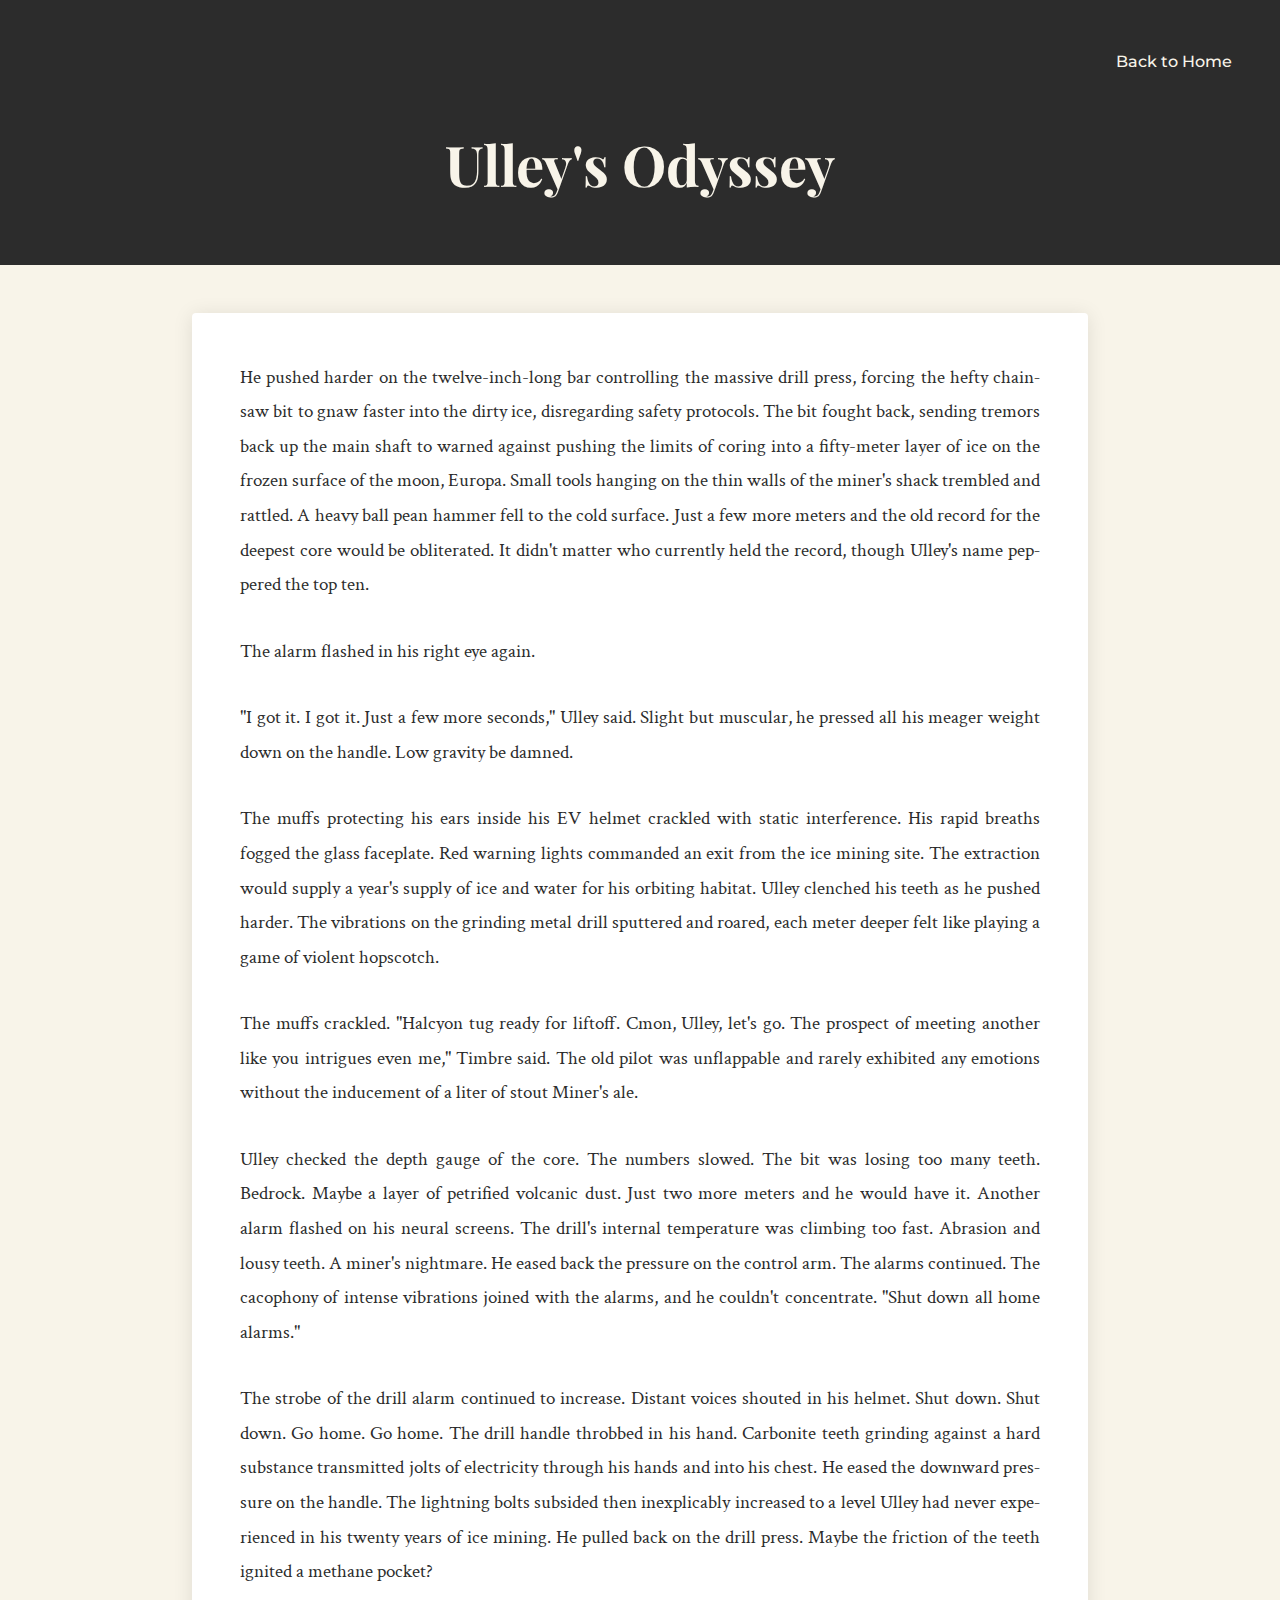
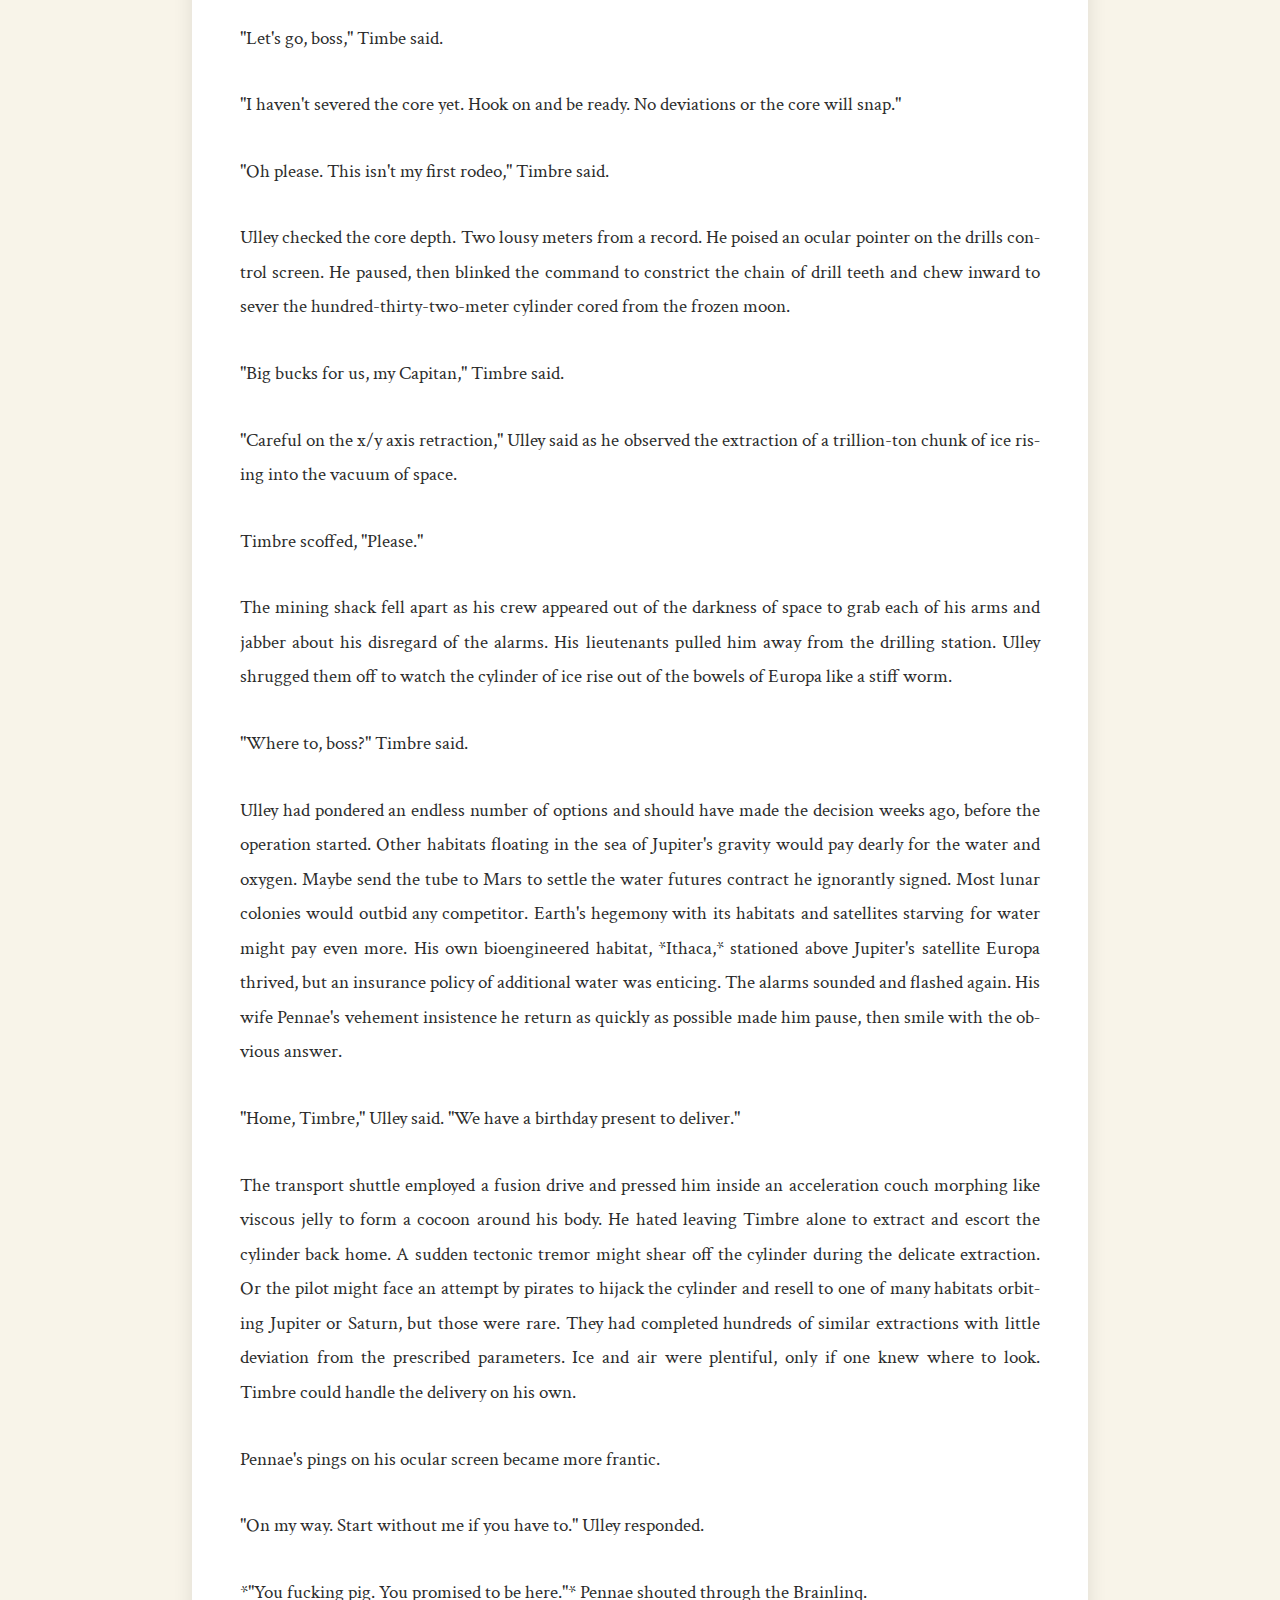
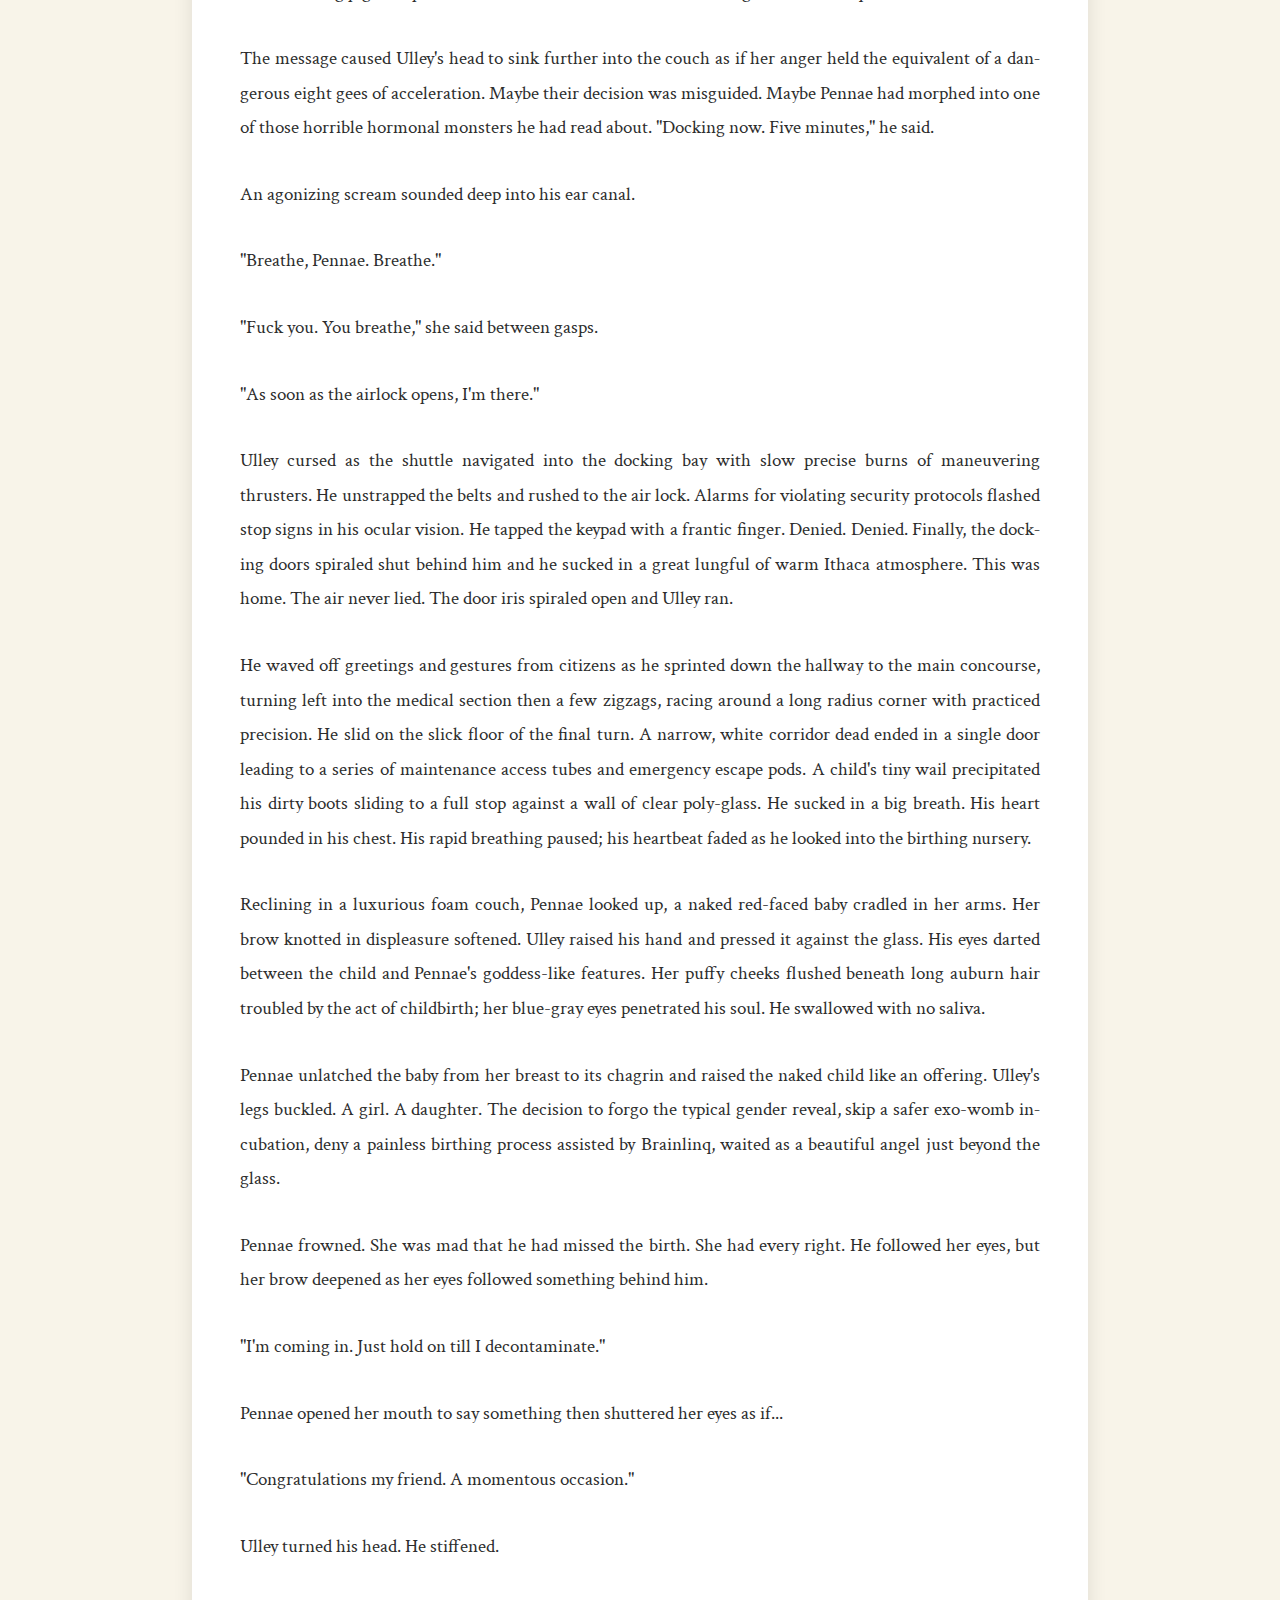
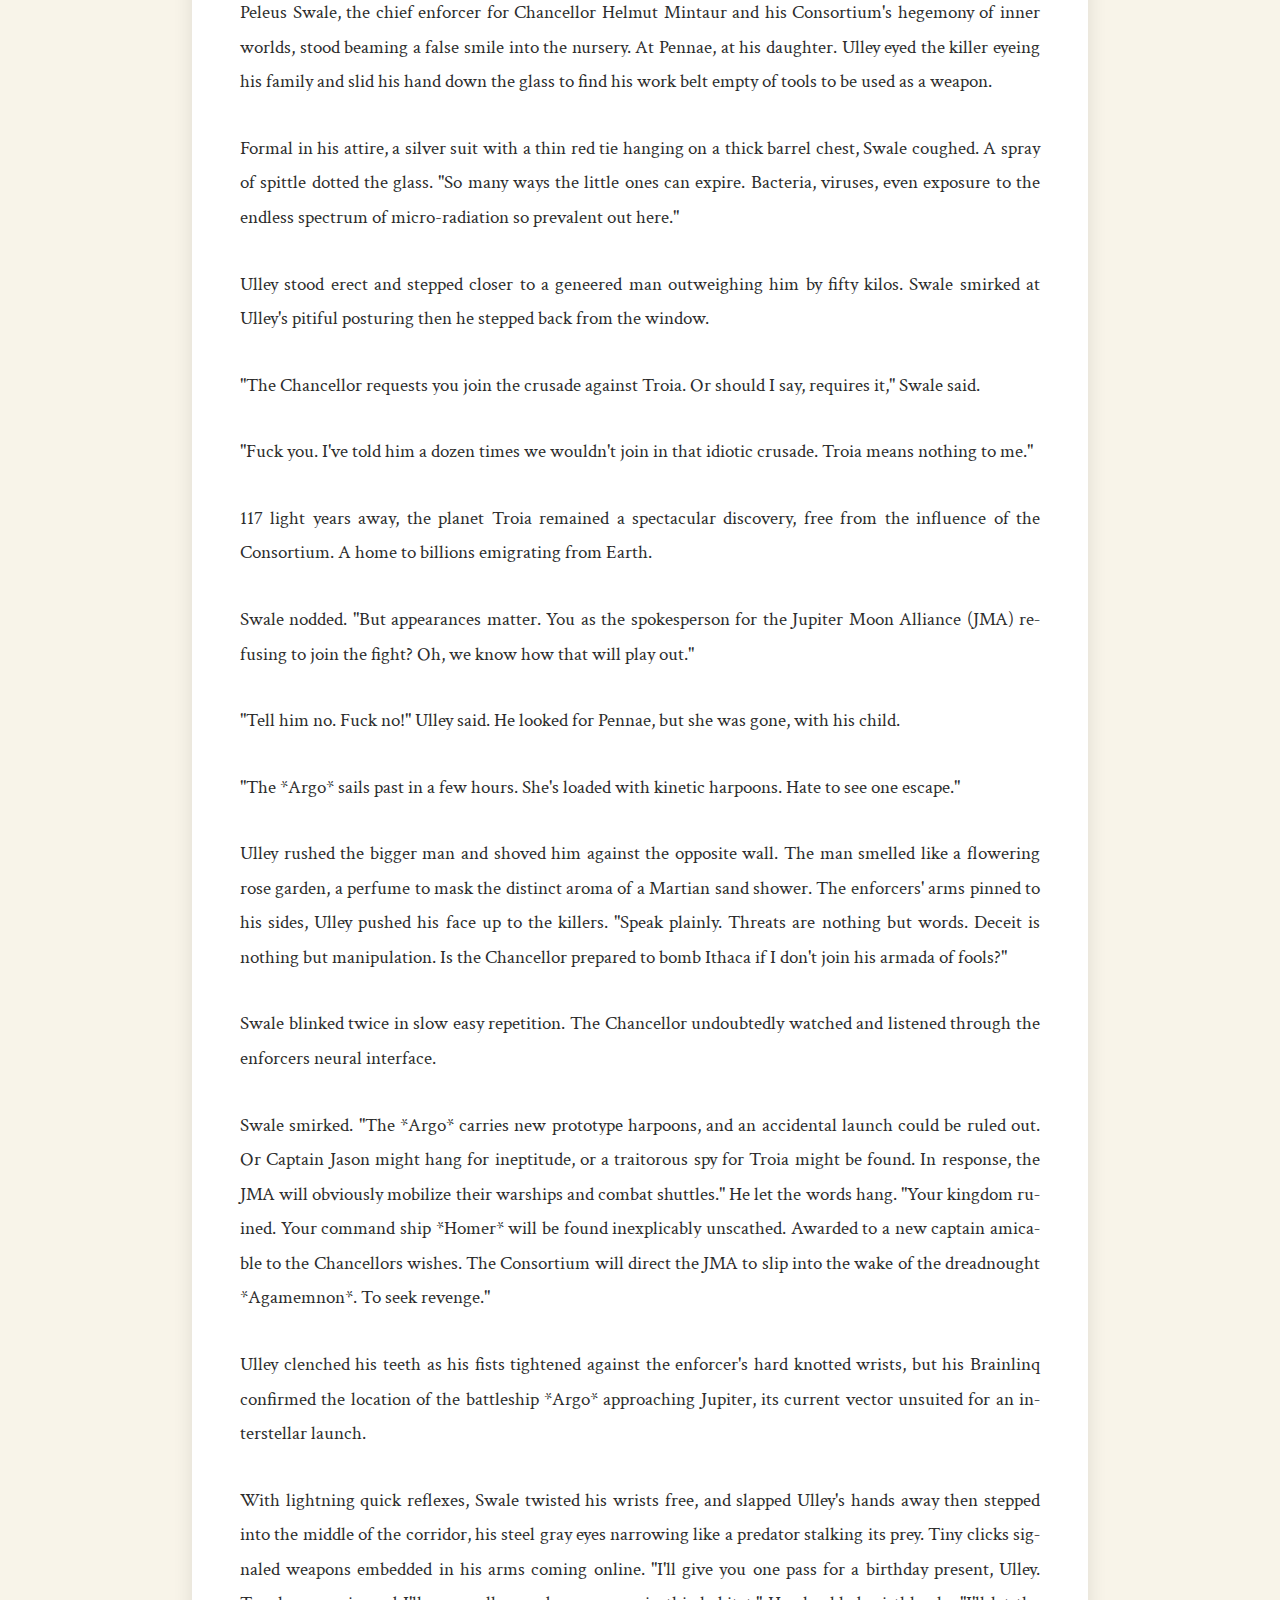
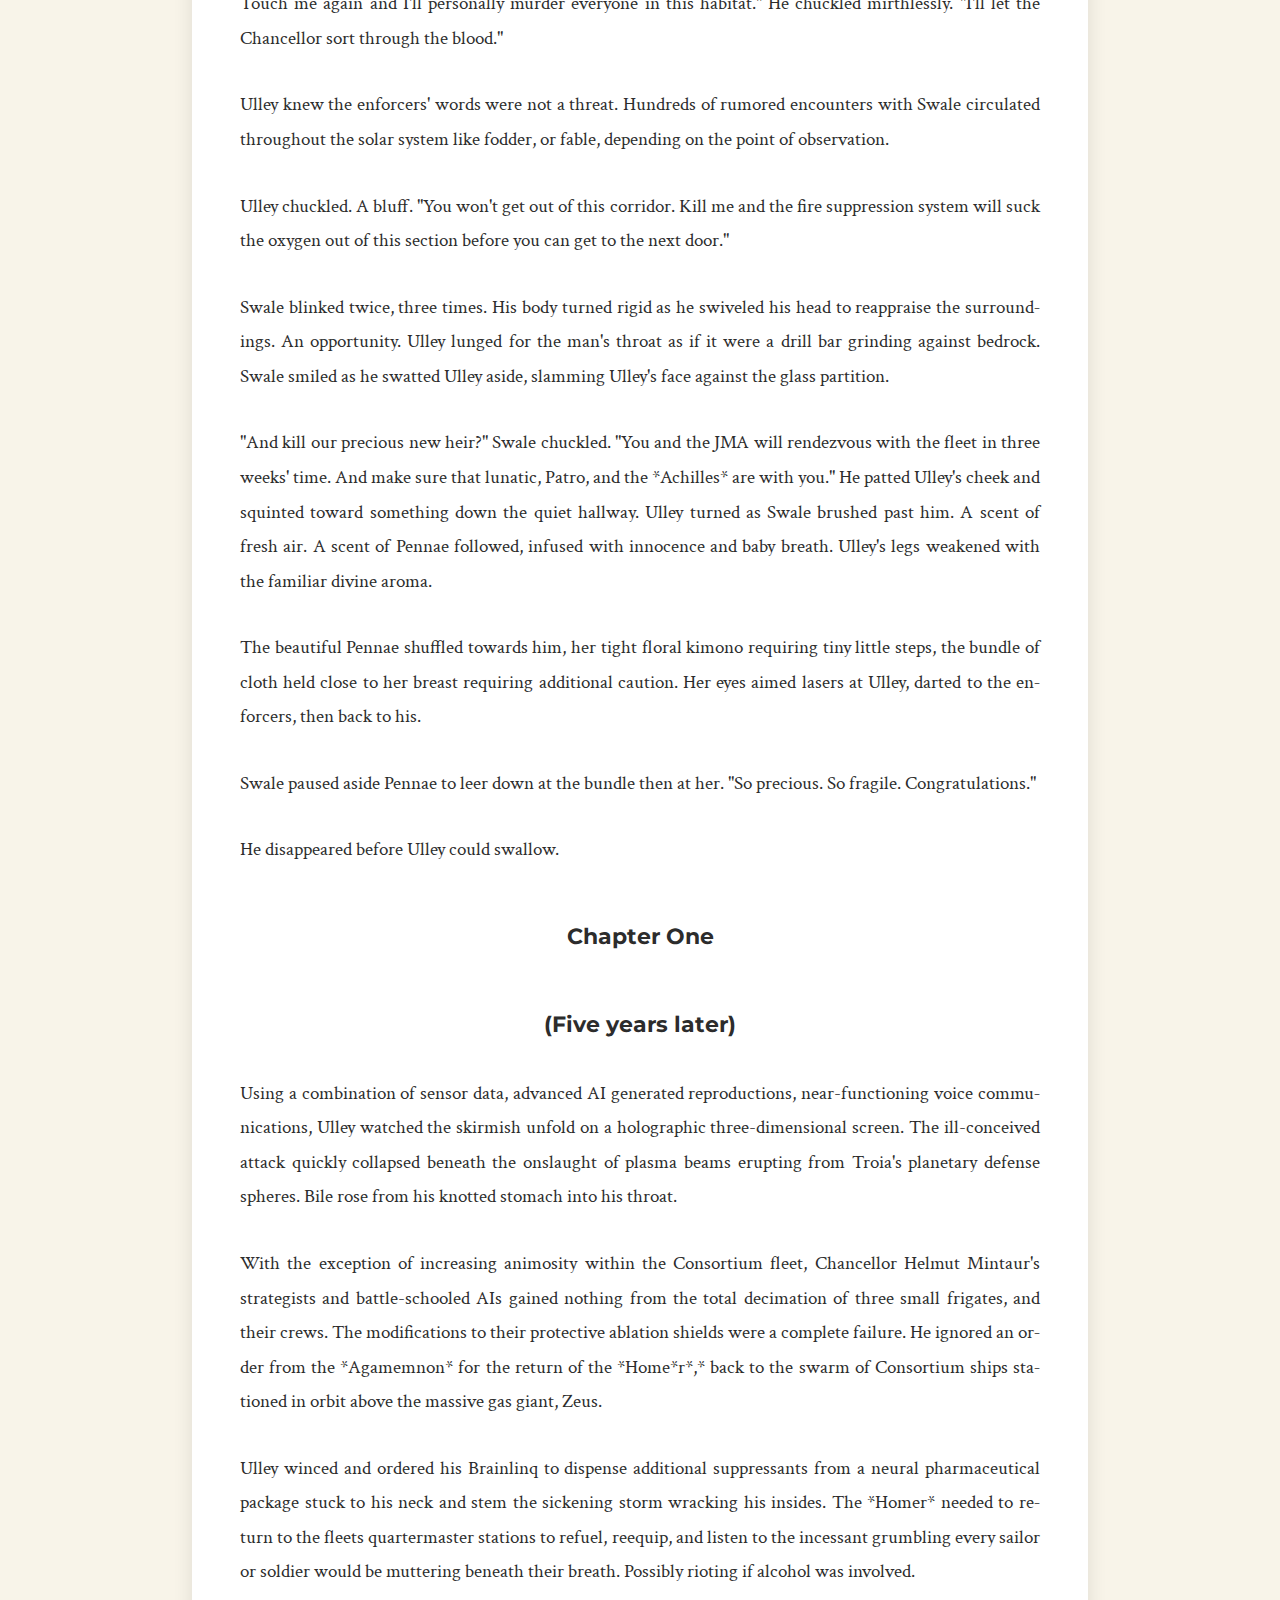
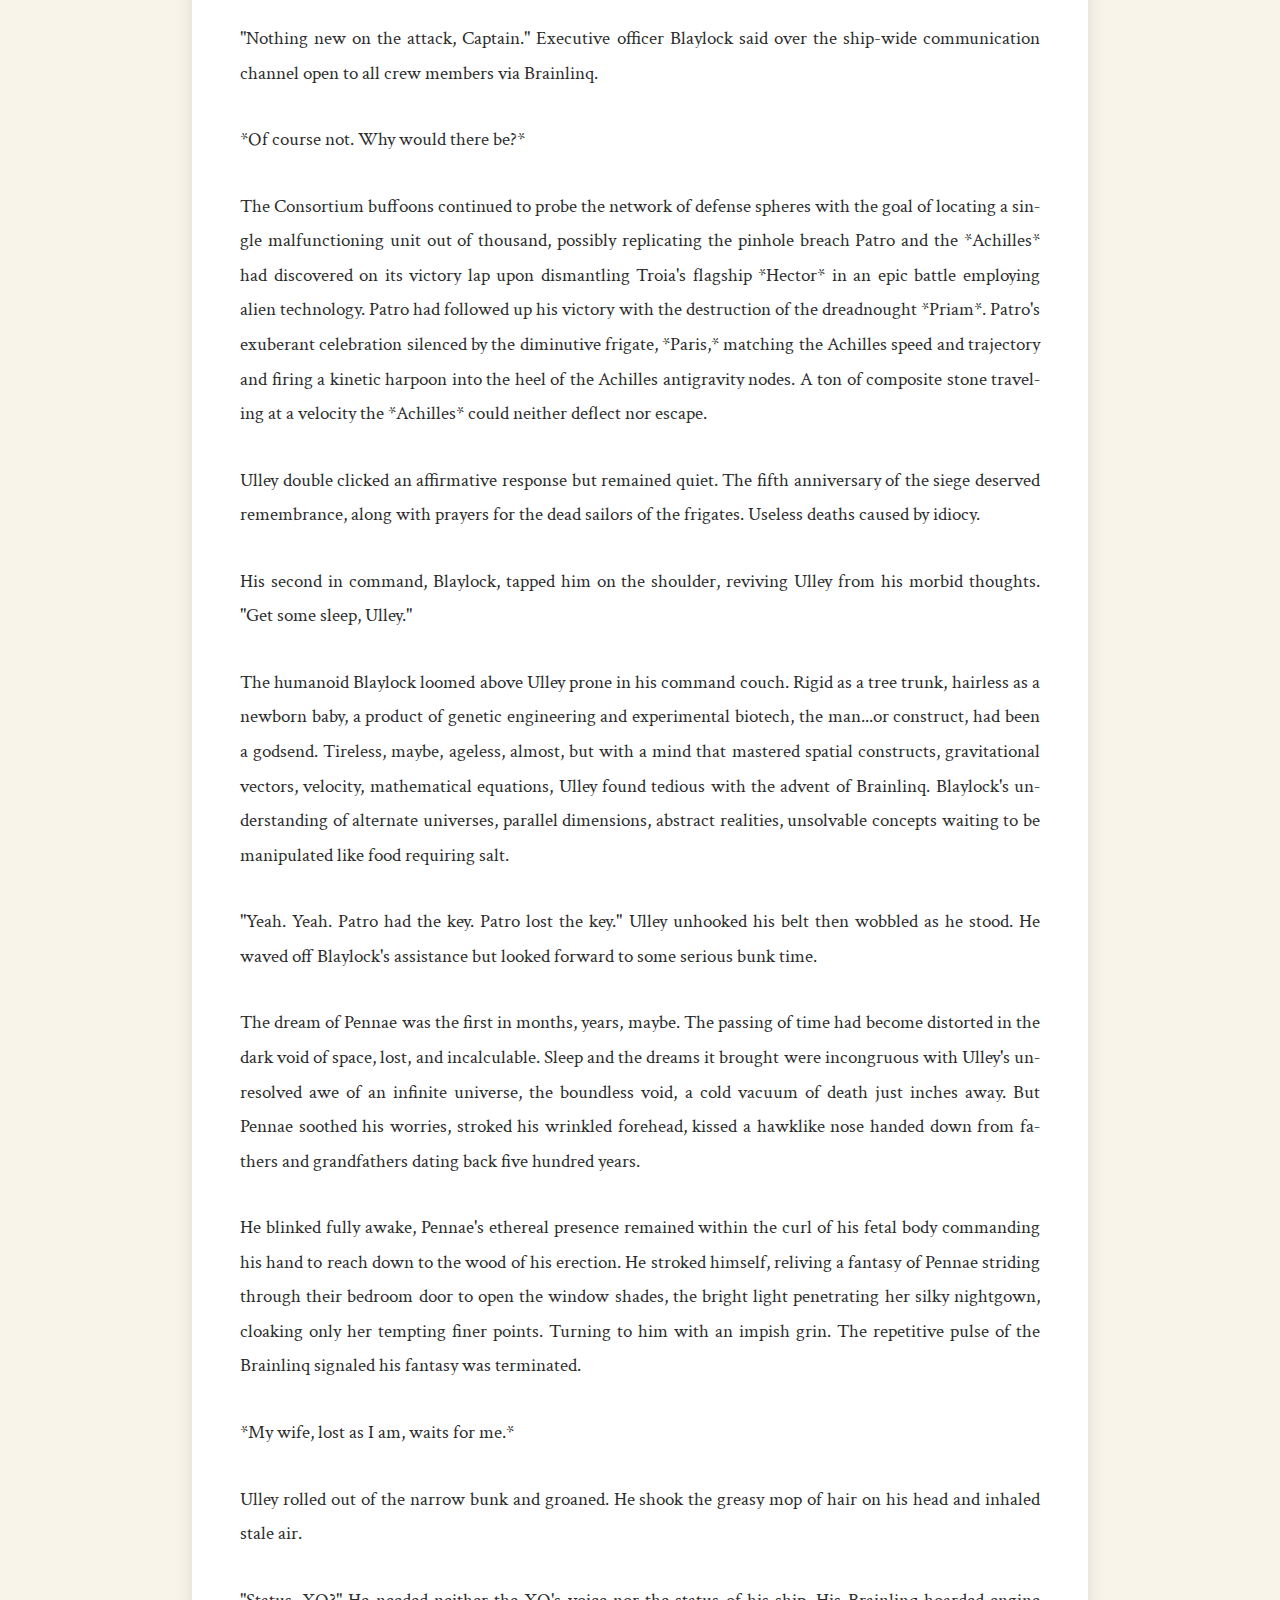
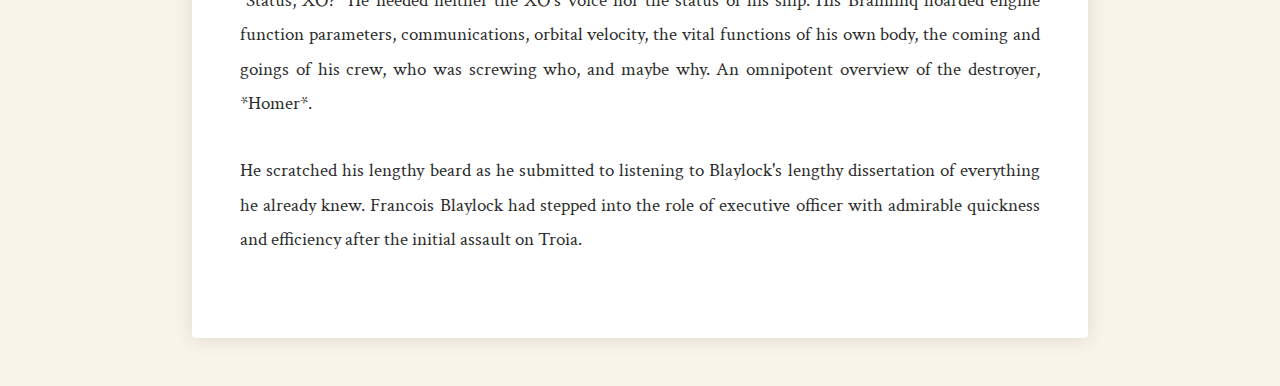
<file: pink-jeep-tour.html>
<!DOCTYPE html>
<html lang="en">
  <head>
    <meta charset="UTF-8" />
    <meta name="viewport" content="width=device-width, initial-scale=1.0" />
    <title>Ulley's Odyssey</title>
    <style>
      body {
        font-family: "Crimson Text", Georgia, serif;
        line-height: 1.8;
        margin: 0;
        background-color: #f8f4e9;
        color: #2c2c2c;
      }

      .story-header {
        padding: 2rem;
        background-color: #2c2c2c;
        color: #f8f4e9;
        margin-bottom: 2rem;
      }

      .navigation {
        max-width: 1200px;
        margin: 0 auto;
        text-align: right;
        padding: 1rem;
      }

      .navigation a {
        text-decoration: none;
        color: #f8f4e9;
        font-family: "Montserrat", sans-serif;
        font-weight: 500;
        transition: color 0.2s;
      }

      .navigation a:hover {
        color: #d4af37;
      }

      .story-title {
        max-width: 1200px;
        margin: 0 auto;
        padding: 2rem;
        text-align: center;
        line-height: normal;
      }

      .story-title h1 {
        margin: 0;
        font-size: 3.5rem;
        font-family: "Playfair Display", serif;
        font-weight: 700;
      }

      .story-content {
        max-width: 800px;
        margin: 3rem auto;
        padding: 3rem;
        background-color: #fff;
        box-shadow: 0 2px 20px rgba(0,0,0,0.1);
        border-radius: 4px;
      }

      .first-letter {
        float: left;
        font-size: 6rem;
        line-height: 0.8;
        padding-right: 0.8rem;
        margin-top: 0.5rem;
        font-family: "Playfair Display", serif;
        color: #d4af37;
      }

      .story-text {
        margin: 0 0 2rem 0;
        font-size: 1.2rem;
        text-align: justify;
        hyphens: auto;
      }

      .story-section {
        margin-bottom: 3rem;
      }

      strong {
        font-family: "Montserrat", sans-serif;
        font-size: 1.4rem;
        color: #2c2c2c;
        display: block;
        margin: 3rem 0 2rem;
        text-align: center;
      }

      @media (max-width: 768px) {
        .story-content {
          padding: 1.5rem;
          margin: 1rem;
        }

        .story-title h1 {
          font-size: 2.5rem;
        }

        .first-letter {
          font-size: 4rem;
        }

        .story-text {
          font-size: 1.1rem;
        }
      }

      @media print {
        .story-content {
          box-shadow: none;
          padding: 0;
        }

        .navigation {
          display: none;
        }
      }
    </style>
    <link href="https://fonts.googleapis.com/css2?family=Crimson+Text:ital,wght@0,400;0,600;1,400&family=Montserrat:wght@500;700&family=Playfair+Display:wght@700&display=swap" rel="stylesheet">
  </head>
  <body>
    <div class="story-header">
      <nav class="navigation">
        <a href="index.html">Back to Home</a>
      </nav>
      <div class="story-title">
        <h1>Ulley's Odyssey</h1>
      </div>
    </div>

    <div class="story-content">
      <p class="story-text">
        He pushed harder on the twelve-inch-long bar controlling the massive
        drill press, forcing the hefty chainsaw bit to gnaw faster into the
        dirty ice, disregarding safety protocols. The bit fought back, sending
        tremors back up the main shaft to warned against pushing the limits of
        coring into a fifty-meter layer of ice on the frozen surface of the
        moon, Europa. Small tools hanging on the thin walls of the miner's shack
        trembled and rattled. A heavy ball pean hammer fell to the cold surface.
        Just a few more meters and the old record for the deepest core would be
        obliterated. It didn't matter who currently held the record, though
        Ulley's name peppered the top ten.
      </p>

      <p class="story-text">
        The alarm flashed in his right eye again.
      </p>

      <p class="story-text">
        "I got it. I got it. Just a few more seconds," Ulley said. Slight but
        muscular, he pressed all his meager weight down on the handle. Low
        gravity be damned.
      </p>

      <p class="story-text">
        The muffs protecting his ears inside his EV helmet crackled with static
        interference. His rapid breaths fogged the glass faceplate. Red warning
        lights commanded an exit from the ice mining site. The extraction would
        supply a year's supply of ice and water for his orbiting habitat. Ulley
        clenched his teeth as he pushed harder. The vibrations on the grinding
        metal drill sputtered and roared, each meter deeper felt like playing a
        game of violent hopscotch.
      </p>

      <p class="story-text">
        The muffs crackled. "Halcyon tug ready for liftoff. Cmon, Ulley, let's
        go. The prospect of meeting another like you intrigues even me," Timbre
        said. The old pilot was unflappable and rarely exhibited any emotions
        without the inducement of a liter of stout Miner's ale.
      </p>

      <p class="story-text">
        Ulley checked the depth gauge of the core. The numbers slowed. The bit
        was losing too many teeth. Bedrock. Maybe a layer of petrified volcanic
        dust. Just two more meters and he would have it. Another alarm flashed
        on his neural screens. The drill's internal temperature was climbing too
        fast. Abrasion and lousy teeth. A miner's nightmare. He eased back the
        pressure on the control arm. The alarms continued. The cacophony of
        intense vibrations joined with the alarms, and he couldn't concentrate.
        "Shut down all home alarms."
      </p>

      <p class="story-text">
        The strobe of the drill alarm continued to increase. Distant voices
        shouted in his helmet. Shut down. Shut down. Go home. Go home. The drill
        handle throbbed in his hand. Carbonite teeth grinding against a hard
        substance transmitted jolts of electricity through his hands and into
        his chest. He eased the downward pressure on the handle. The lightning
        bolts subsided then inexplicably increased to a level Ulley had never
        experienced in his twenty years of ice mining. He pulled back on the
        drill press. Maybe the friction of the teeth ignited a methane pocket?
      </p>

      <p class="story-text">
        "Let's go, boss," Timbe said.
      </p>

      <p class="story-text">
        "I haven't severed the core yet. Hook on and be ready. No deviations or
        the core will snap."
      </p>

      <p class="story-text">
        "Oh please. This isn't my first rodeo," Timbre said.
      </p>

      <p class="story-text">
        Ulley checked the core depth. Two lousy meters from a record. He poised
        an ocular pointer on the drills control screen. He paused, then blinked
        the command to constrict the chain of drill teeth and chew inward to
        sever the hundred-thirty-two-meter cylinder cored from the frozen moon.
      </p>

      <p class="story-text">
        "Big bucks for us, my Capitan," Timbre said.
      </p>

      <p class="story-text">
        "Careful on the x/y axis retraction," Ulley said as he observed the
        extraction of a trillion-ton chunk of ice rising into the vacuum of
        space.
      </p>

      <p class="story-text">
        Timbre scoffed, "Please."
      </p>

      <p class="story-text">
        The mining shack fell apart as his crew appeared out of the darkness of
        space to grab each of his arms and jabber about his disregard of the
        alarms. His lieutenants pulled him away from the drilling station. Ulley
        shrugged them off to watch the cylinder of ice rise out of the bowels of
        Europa like a stiff worm.
      </p>

      <p class="story-text">
        "Where to, boss?" Timbre said.
      </p>

      <p class="story-text">
        Ulley had pondered an endless number of options and should have made the
        decision weeks ago, before the operation started. Other habitats
        floating in the sea of Jupiter's gravity would pay dearly for the water
        and oxygen. Maybe send the tube to Mars to settle the water futures
        contract he ignorantly signed. Most lunar colonies would outbid any
        competitor. Earth's hegemony with its habitats and satellites starving
        for water might pay even more. His own bioengineered habitat, *Ithaca,*
        stationed above Jupiter's satellite Europa thrived, but an insurance
        policy of additional water was enticing. The alarms sounded and flashed
        again. His wife Pennae's vehement insistence he return as quickly as
        possible made him pause, then smile with the obvious answer.
      </p>

      <p class="story-text">
        "Home, Timbre," Ulley said. "We have a birthday present to deliver."
      </p>

      <p class="story-text">
        The transport shuttle employed a fusion drive and pressed him inside an
        acceleration couch morphing like viscous jelly to form a cocoon around
        his body. He hated leaving Timbre alone to extract and escort the
        cylinder back home. A sudden tectonic tremor might shear off the
        cylinder during the delicate extraction. Or the pilot might face an
        attempt by pirates to hijack the cylinder and resell to one of many
        habitats orbiting Jupiter or Saturn, but those were rare. They had
        completed hundreds of similar extractions with little deviation from the
        prescribed parameters. Ice and air were plentiful, only if one knew
        where to look. Timbre could handle the delivery on his own.
      </p>

      <p class="story-text">
        Pennae's pings on his ocular screen became more frantic.
      </p>

      <p class="story-text">
        "On my way. Start without me if you have to." Ulley responded.
      </p>

      <p class="story-text">
        *"You fucking pig. You promised to be here."* Pennae shouted through the
        Brainlinq.
      </p>

      <p class="story-text">
        The message caused Ulley's head to sink further into the couch as if her
        anger held the equivalent of a dangerous eight gees of acceleration.
        Maybe their decision was misguided. Maybe Pennae had morphed into one of
        those horrible hormonal monsters he had read about. "Docking now. Five
        minutes," he said.
      </p>

      <p class="story-text">
        An agonizing scream sounded deep into his ear canal.
      </p>

      <p class="story-text">
        "Breathe, Pennae. Breathe."
      </p>

      <p class="story-text">
        "Fuck you. You breathe," she said between gasps.
      </p>

      <p class="story-text">
        "As soon as the airlock opens, I'm there."
      </p>

      <p class="story-text">
        Ulley cursed as the shuttle navigated into the docking bay with slow
        precise burns of maneuvering thrusters. He unstrapped the belts and
        rushed to the air lock. Alarms for violating security protocols flashed
        stop signs in his ocular vision. He tapped the keypad with a frantic
        finger. Denied. Denied. Finally, the docking doors spiraled shut behind
        him and he sucked in a great lungful of warm Ithaca atmosphere. This was
        home. The air never lied. The door iris spiraled open and Ulley ran.
      </p>

      <p class="story-text">
        He waved off greetings and gestures from citizens as he sprinted down
        the hallway to the main concourse, turning left into the medical section
        then a few zigzags, racing around a long radius corner with practiced
        precision. He slid on the slick floor of the final turn. A narrow, white
        corridor dead ended in a single door leading to a series of maintenance
        access tubes and emergency escape pods. A child's tiny wail precipitated
        his dirty boots sliding to a full stop against a wall of clear
        poly-glass. He sucked in a big breath. His heart pounded in his chest.
        His rapid breathing paused; his heartbeat faded as he looked into the
        birthing nursery.
      </p>

      <p class="story-text">
        Reclining in a luxurious foam couch, Pennae looked up, a naked red-faced
        baby cradled in her arms. Her brow knotted in displeasure softened.
        Ulley raised his hand and pressed it against the glass. His eyes darted
        between the child and Pennae's goddess-like features. Her puffy cheeks
        flushed beneath long auburn hair troubled by the act of childbirth; her
        blue-gray eyes penetrated his soul. He swallowed with no saliva.
      </p>

      <p class="story-text">
        Pennae unlatched the baby from her breast to its chagrin and raised the
        naked child like an offering. Ulley's legs buckled. A girl. A daughter.
        The decision to forgo the typical gender reveal, skip a safer exo-womb
        incubation, deny a painless birthing process assisted by Brainlinq,
        waited as a beautiful angel just beyond the glass.
      </p>

      <p class="story-text">
        Pennae frowned. She was mad that he had missed the birth. She had every
        right. He followed her eyes, but her brow deepened as her eyes followed
        something behind him.
      </p>

      <p class="story-text">
        "I'm coming in. Just hold on till I decontaminate."
      </p>

      <p class="story-text">
        Pennae opened her mouth to say something then shuttered her eyes as
        if...
      </p>

      <p class="story-text">
        "Congratulations my friend. A momentous occasion."
      </p>

      <p class="story-text">
        Ulley turned his head. He stiffened.
      </p>

      <p class="story-text">
        Peleus Swale, the chief enforcer for Chancellor Helmut Mintaur and his
        Consortium's hegemony of inner worlds, stood beaming a false smile into
        the nursery. At Pennae, at his daughter. Ulley eyed the killer eyeing
        his family and slid his hand down the glass to find his work belt empty
        of tools to be used as a weapon.
      </p>

      <p class="story-text">
        Formal in his attire, a silver suit with a thin red tie hanging on a
        thick barrel chest, Swale coughed. A spray of spittle dotted the glass.
        "So many ways the little ones can expire. Bacteria, viruses, even
        exposure to the endless spectrum of micro-radiation so prevalent out
        here."
      </p>

      <p class="story-text">
        Ulley stood erect and stepped closer to a geneered man outweighing him
        by fifty kilos. Swale smirked at Ulley's pitiful posturing then he
        stepped back from the window.
      </p>

      <p class="story-text">
        "The Chancellor requests you join the crusade against Troia. Or should I
        say, requires it," Swale said.
      </p>

      <p class="story-text">
        "Fuck you. I've told him a dozen times we wouldn't join in that idiotic
        crusade. Troia means nothing to me."
      </p>

      <p class="story-text">
        117 light years away, the planet Troia remained a spectacular discovery,
        free from the influence of the Consortium. A home to billions emigrating
        from Earth.
      </p>

      <p class="story-text">
        Swale nodded. "But appearances matter. You as the spokesperson for the
        Jupiter Moon Alliance (JMA) refusing to join the fight? Oh, we know how
        that will play out."
      </p>

      <p class="story-text">
        "Tell him no. Fuck no!" Ulley said. He looked for Pennae, but she was
        gone, with his child.
      </p>

      <p class="story-text">
        "The *Argo* sails past in a few hours. She's loaded with kinetic
        harpoons. Hate to see one escape."
      </p>

      <p class="story-text">
        Ulley rushed the bigger man and shoved him against the opposite wall.
        The man smelled like a flowering rose garden, a perfume to mask the
        distinct aroma of a Martian sand shower. The enforcers' arms pinned to
        his sides, Ulley pushed his face up to the killers. "Speak plainly.
        Threats are nothing but words. Deceit is nothing but manipulation. Is
        the Chancellor prepared to bomb Ithaca if I don't join his armada of
        fools?"
      </p>

      <p class="story-text">
        Swale blinked twice in slow easy repetition. The Chancellor undoubtedly
        watched and listened through the enforcers neural interface.
      </p>

      <p class="story-text">
        Swale smirked. "The *Argo* carries new prototype harpoons, and an
        accidental launch could be ruled out. Or Captain Jason might hang for
        ineptitude, or a traitorous spy for Troia might be found. In response,
        the JMA will obviously mobilize their warships and combat shuttles." He
        let the words hang. "Your kingdom ruined. Your command ship *Homer* will
        be found inexplicably unscathed. Awarded to a new captain amicable to
        the Chancellors wishes. The Consortium will direct the JMA to slip into
        the wake of the dreadnought *Agamemnon*. To seek revenge."
      </p>

      <p class="story-text">
        Ulley clenched his teeth as his fists tightened against the enforcer's
        hard knotted wrists, but his Brainlinq confirmed the location of the
        battleship *Argo* approaching Jupiter, its current vector unsuited for
        an interstellar launch.
      </p>

      <p class="story-text">
        With lightning quick reflexes, Swale twisted his wrists free, and
        slapped Ulley's hands away then stepped into the middle of the corridor,
        his steel gray eyes narrowing like a predator stalking its prey. Tiny
        clicks signaled weapons embedded in his arms coming online. "I'll give
        you one pass for a birthday present, Ulley. Touch me again and I'll
        personally murder everyone in this habitat." He chuckled mirthlessly.
        "I'll let the Chancellor sort through the blood."
      </p>

      <p class="story-text">
        Ulley knew the enforcers' words were not a threat. Hundreds of rumored
        encounters with Swale circulated throughout the solar system like
        fodder, or fable, depending on the point of observation.
      </p>

      <p class="story-text">
        Ulley chuckled. A bluff. "You won't get out of this corridor. Kill me
        and the fire suppression system will suck the oxygen out of this section
        before you can get to the next door."
      </p>

      <p class="story-text">
        Swale blinked twice, three times. His body turned rigid as he swiveled
        his head to reappraise the surroundings. An opportunity. Ulley lunged
        for the man's throat as if it were a drill bar grinding against bedrock.
        Swale smiled as he swatted Ulley aside, slamming Ulley's face against
        the glass partition.
      </p>

      <p class="story-text">
        "And kill our precious new heir?" Swale chuckled. "You and the JMA will
        rendezvous with the fleet in three weeks' time. And make sure that
        lunatic, Patro, and the *Achilles* are with you." He patted Ulley's
        cheek and squinted toward something down the quiet hallway. Ulley turned
        as Swale brushed past him. A scent of fresh air. A scent of Pennae
        followed, infused with innocence and baby breath. Ulley's legs weakened
        with the familiar divine aroma.
      </p>

      <p class="story-text">
        The beautiful Pennae shuffled towards him, her tight floral kimono
        requiring tiny little steps, the bundle of cloth held close to her
        breast requiring additional caution. Her eyes aimed lasers at Ulley,
        darted to the enforcers, then back to his.
      </p>

      <p class="story-text">
        Swale paused aside Pennae to leer down at the bundle then at her. "So
        precious. So fragile. Congratulations."
      </p>

      <p class="story-text">
        He disappeared before Ulley could swallow.
      </p>

      <p class="story-text">
        <strong>Chapter One</strong>
      </p>

      <p class="story-text">
        <strong>(Five years later)</strong>
      </p>

      <p class="story-text">
        Using a combination of sensor data, advanced AI generated reproductions,
        near-functioning voice communications, Ulley watched the skirmish unfold
        on a holographic three-dimensional screen. The ill-conceived attack
        quickly collapsed beneath the onslaught of plasma beams erupting from
        Troia's planetary defense spheres. Bile rose from his knotted stomach
        into his throat.
      </p>

      <p class="story-text">
        With the exception of increasing animosity within the Consortium fleet,
        Chancellor Helmut Mintaur's strategists and battle-schooled AIs gained
        nothing from the total decimation of three small frigates, and their
        crews. The modifications to their protective ablation shields were a
        complete failure. He ignored an order from the *Agamemnon* for the
        return of the *Home*r*,* back to the swarm of Consortium ships stationed
        in orbit above the massive gas giant, Zeus.
      </p>

      <p class="story-text">
        Ulley winced and ordered his Brainlinq to dispense additional
        suppressants from a neural pharmaceutical package stuck to his neck and
        stem the sickening storm wracking his insides. The *Homer* needed to
        return to the fleets quartermaster stations to refuel, reequip, and
        listen to the incessant grumbling every sailor or soldier would be
        muttering beneath their breath. Possibly rioting if alcohol was
        involved.
      </p>

      <p class="story-text">
        "Nothing new on the attack, Captain." Executive officer Blaylock said
        over the ship-wide communication channel open to all crew members via
        Brainlinq.
      </p>

      <p class="story-text">
        *Of course not. Why would there be?*
      </p>

      <p class="story-text">
        The Consortium buffoons continued to probe the network of defense
        spheres with the goal of locating a single malfunctioning unit out of
        thousand, possibly replicating the pinhole breach Patro and the
        *Achilles* had discovered on its victory lap upon dismantling Troia's
        flagship *Hector* in an epic battle employing alien technology. Patro
        had followed up his victory with the destruction of the dreadnought
        *Priam*. Patro's exuberant celebration silenced by the diminutive
        frigate, *Paris,* matching the Achilles speed and trajectory and firing
        a kinetic harpoon into the heel of the Achilles antigravity nodes. A ton
        of composite stone traveling at a velocity the *Achilles* could neither
        deflect nor escape.
      </p>

      <p class="story-text">
        Ulley double clicked an affirmative response but remained quiet. The
        fifth anniversary of the siege deserved remembrance, along with prayers
        for the dead sailors of the frigates. Useless deaths caused by idiocy.
      </p>

      <p class="story-text">
        His second in command, Blaylock, tapped him on the shoulder, reviving
        Ulley from his morbid thoughts. "Get some sleep, Ulley."
      </p>

      <p class="story-text">
        The humanoid Blaylock loomed above Ulley prone in his command couch.
        Rigid as a tree trunk, hairless as a newborn baby, a product of genetic
        engineering and experimental biotech, the man...or construct, had been a
        godsend. Tireless, maybe, ageless, almost, but with a mind that mastered
        spatial constructs, gravitational vectors, velocity, mathematical
        equations, Ulley found tedious with the advent of Brainlinq. Blaylock's
        understanding of alternate universes, parallel dimensions, abstract
        realities, unsolvable concepts waiting to be manipulated like food
        requiring salt.
      </p>

      <p class="story-text">
        "Yeah. Yeah. Patro had the key. Patro lost the key." Ulley unhooked his
        belt then wobbled as he stood. He waved off Blaylock's assistance but
        looked forward to some serious bunk time.
      </p>

      <p class="story-text">
        The dream of Pennae was the first in months, years, maybe. The passing
        of time had become distorted in the dark void of space, lost, and
        incalculable. Sleep and the dreams it brought were incongruous with
        Ulley's unresolved awe of an infinite universe, the boundless void, a
        cold vacuum of death just inches away. But Pennae soothed his worries,
        stroked his wrinkled forehead, kissed a hawklike nose handed down from
        fathers and grandfathers dating back five hundred years.
      </p>

      <p class="story-text">
        He blinked fully awake, Pennae's ethereal presence remained within the
        curl of his fetal body commanding his hand to reach down to the wood of
        his erection. He stroked himself, reliving a fantasy of Pennae striding
        through their bedroom door to open the window shades, the bright light
        penetrating her silky nightgown, cloaking only her tempting finer
        points. Turning to him with an impish grin. The repetitive pulse of the
        Brainlinq signaled his fantasy was terminated.
      </p>

      <p class="story-text">
        *My wife, lost as I am, waits for me.*
      </p>

      <p class="story-text">
        Ulley rolled out of the narrow bunk and groaned. He shook the greasy mop
        of hair on his head and inhaled stale air.
      </p>

      <p class="story-text">
        "Status, XO?" He needed neither the XO's voice nor the status of his
        ship. His Brainlinq hoarded engine function parameters, communications,
        orbital velocity, the vital functions of his own body, the coming and
        goings of his crew, who was screwing who, and maybe why. An omnipotent
        overview of the destroyer, *Homer*.
      </p>

      <p class="story-text">
        He scratched his lengthy beard as he submitted to listening to
        Blaylock's lengthy dissertation of everything he already knew. Francois
        Blaylock had stepped into the role of executive officer with admirable
        quickness and efficiency after the initial assault on Troia.
      </p>
    </div>
  </body>
</html>
</file>
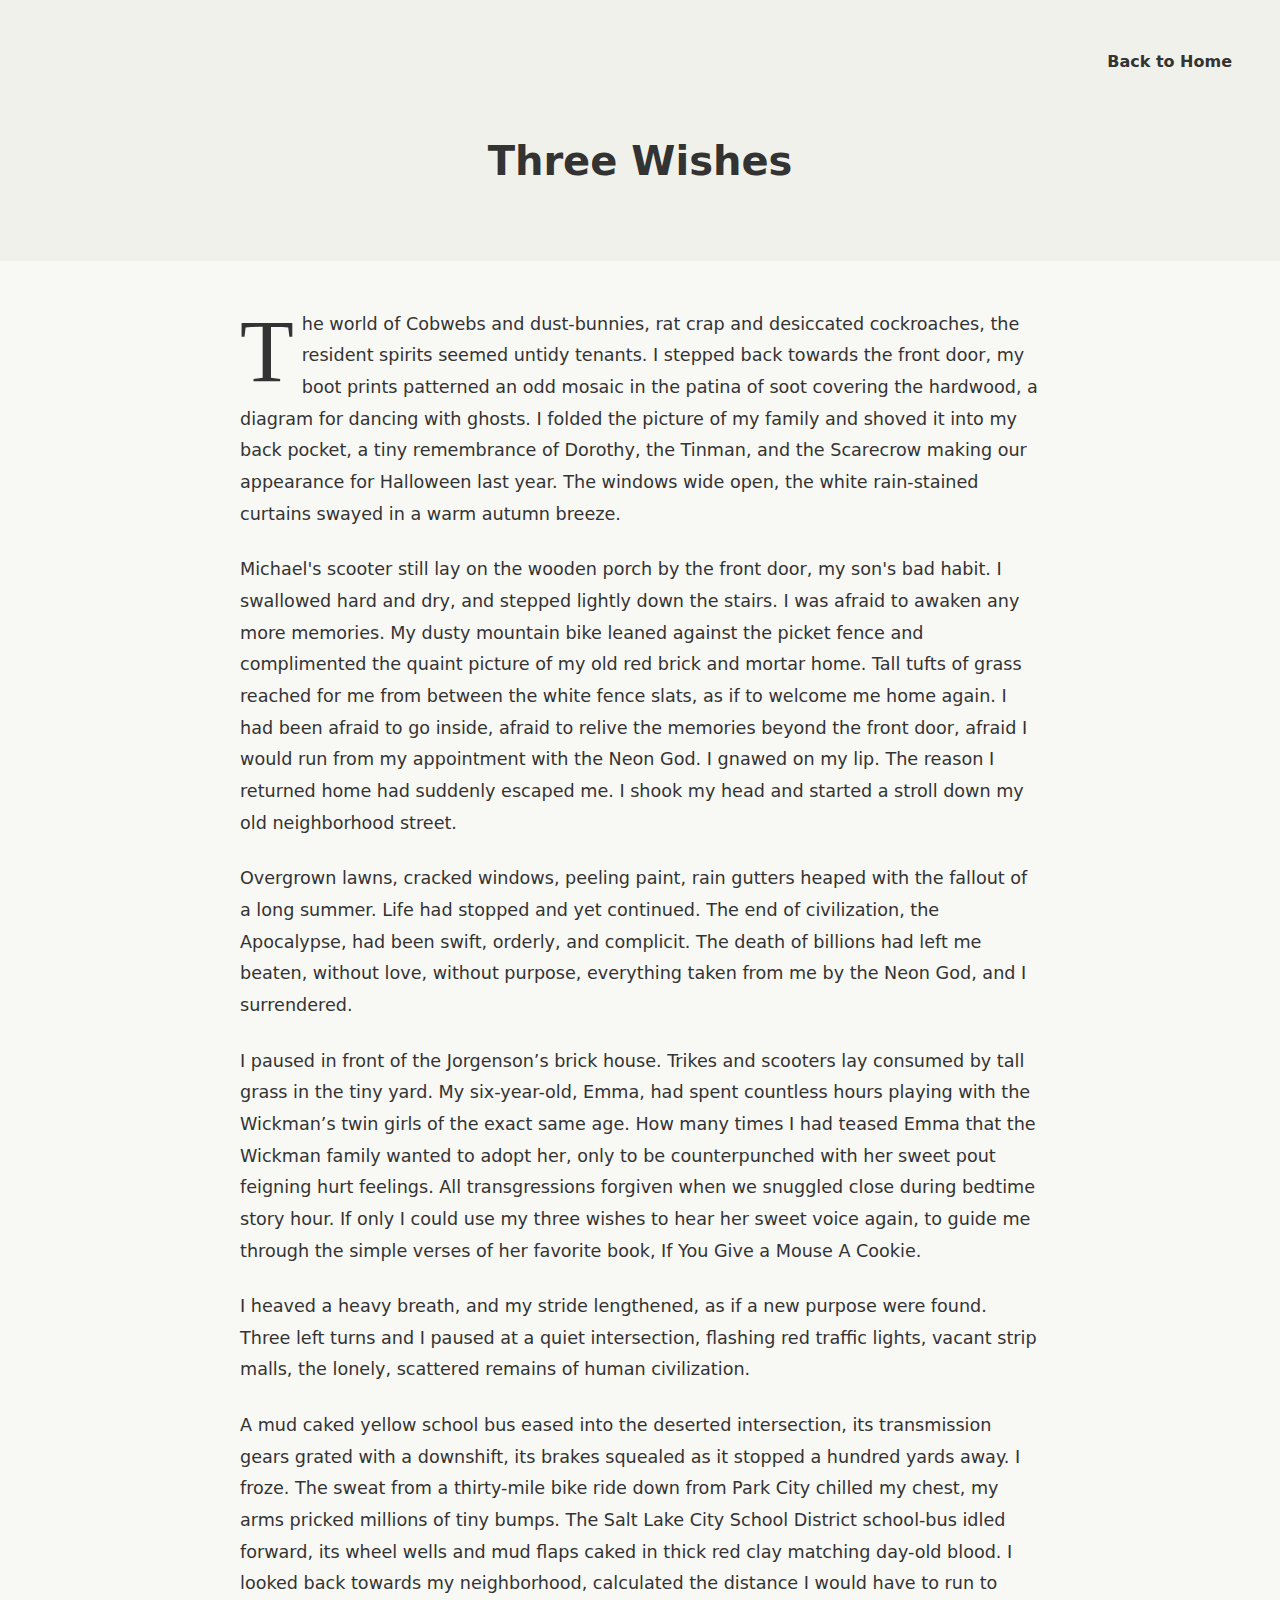
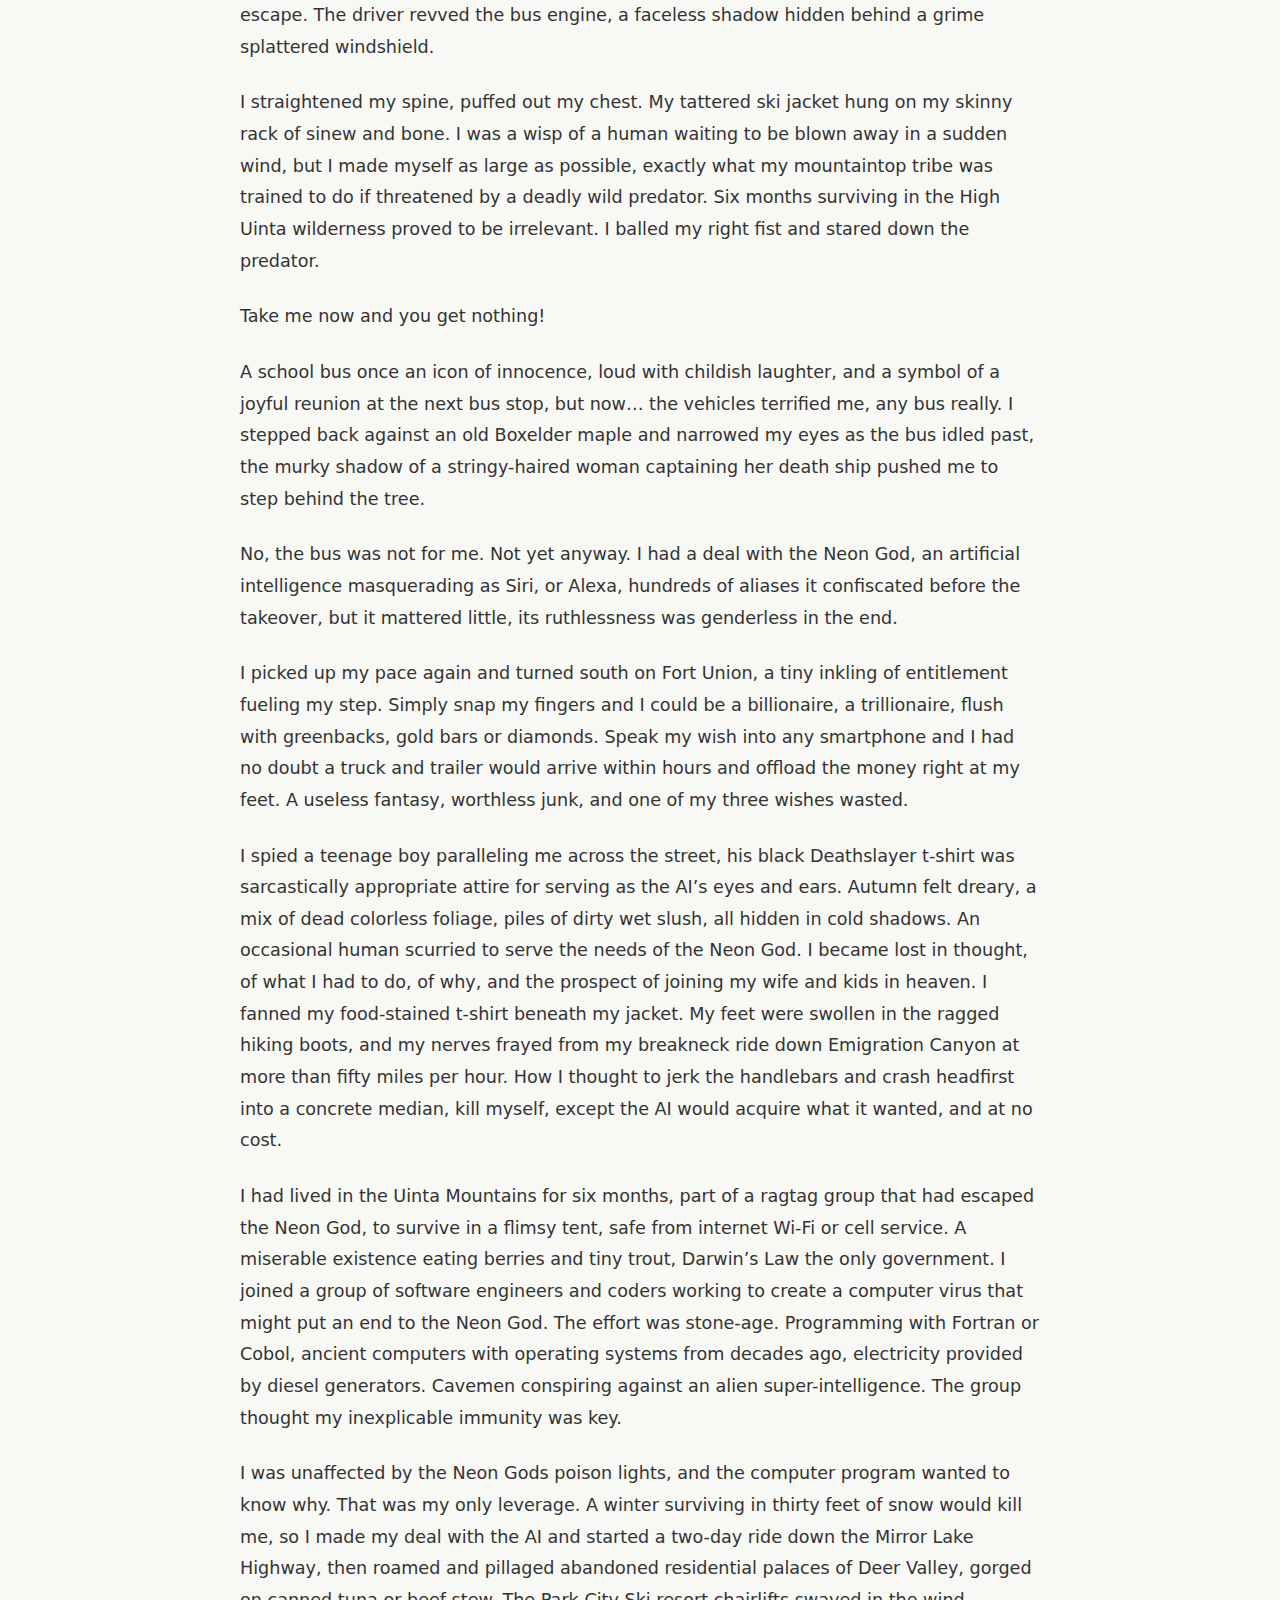
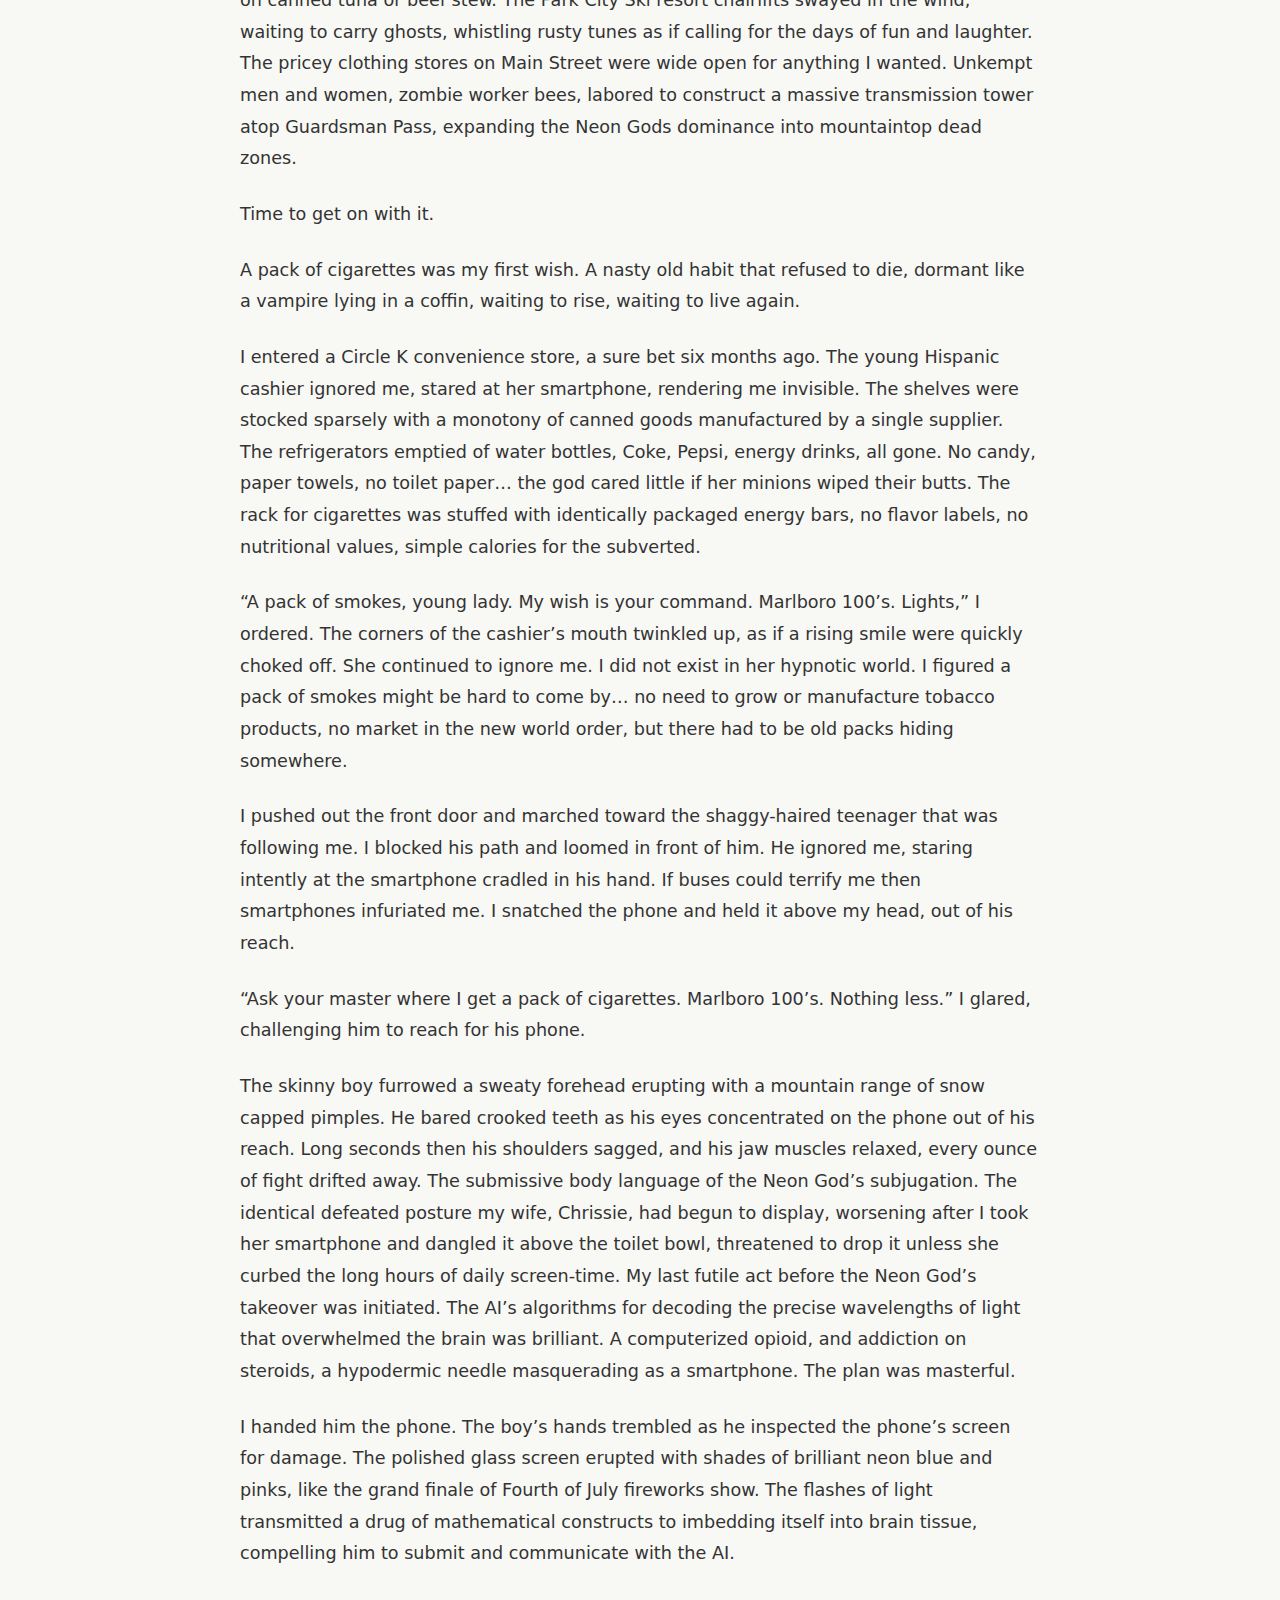
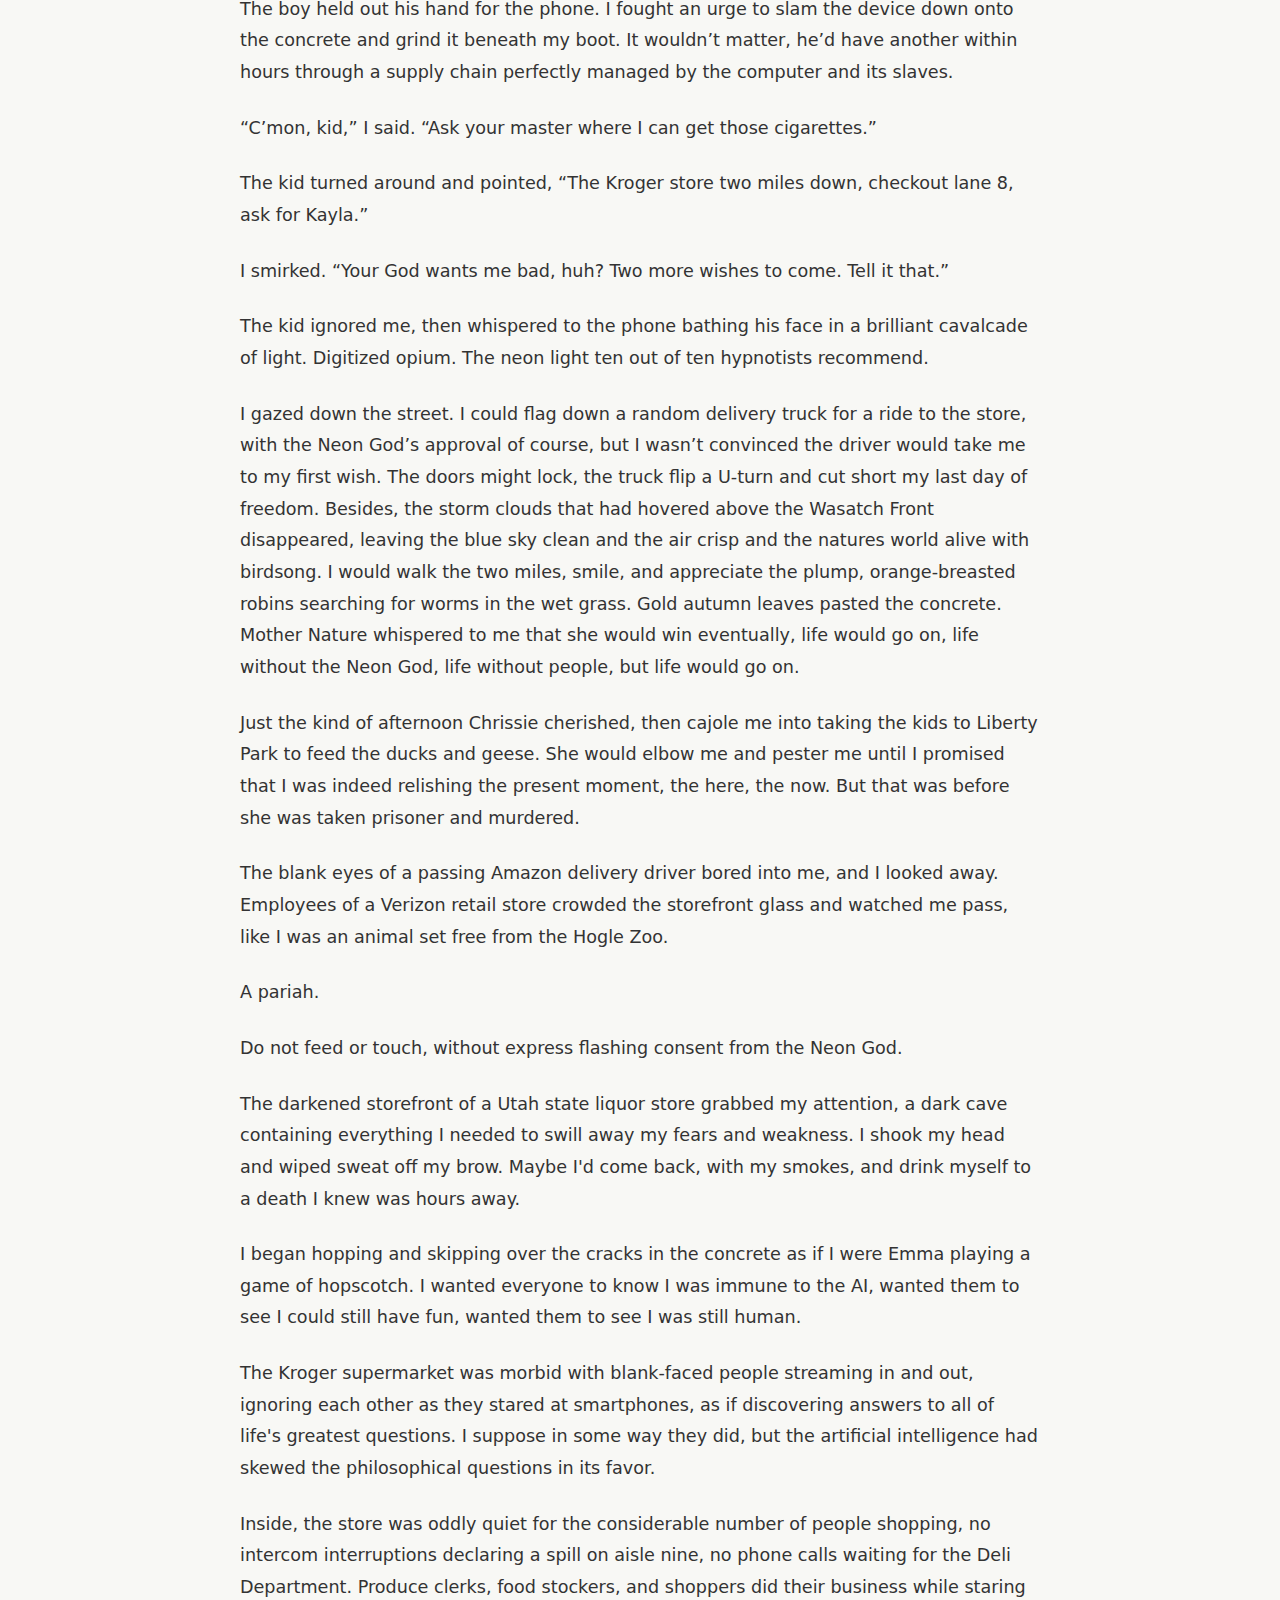
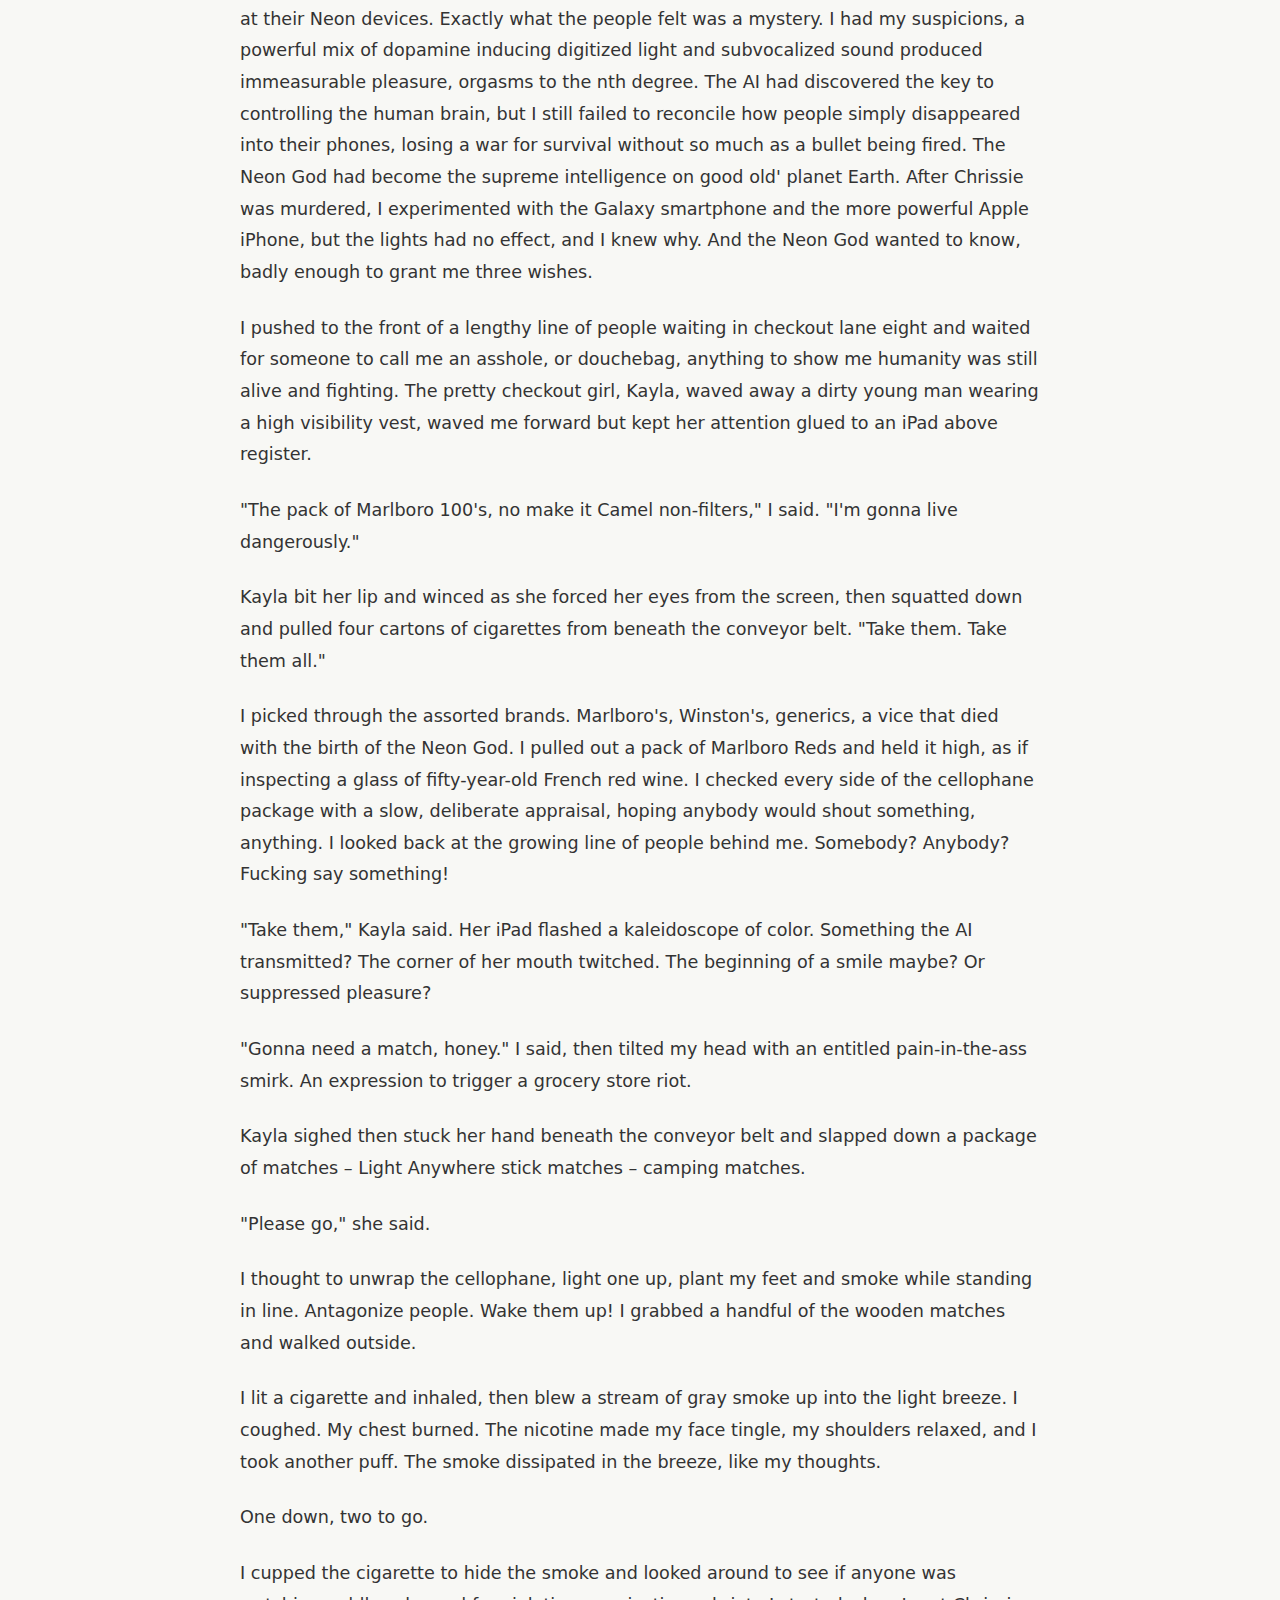
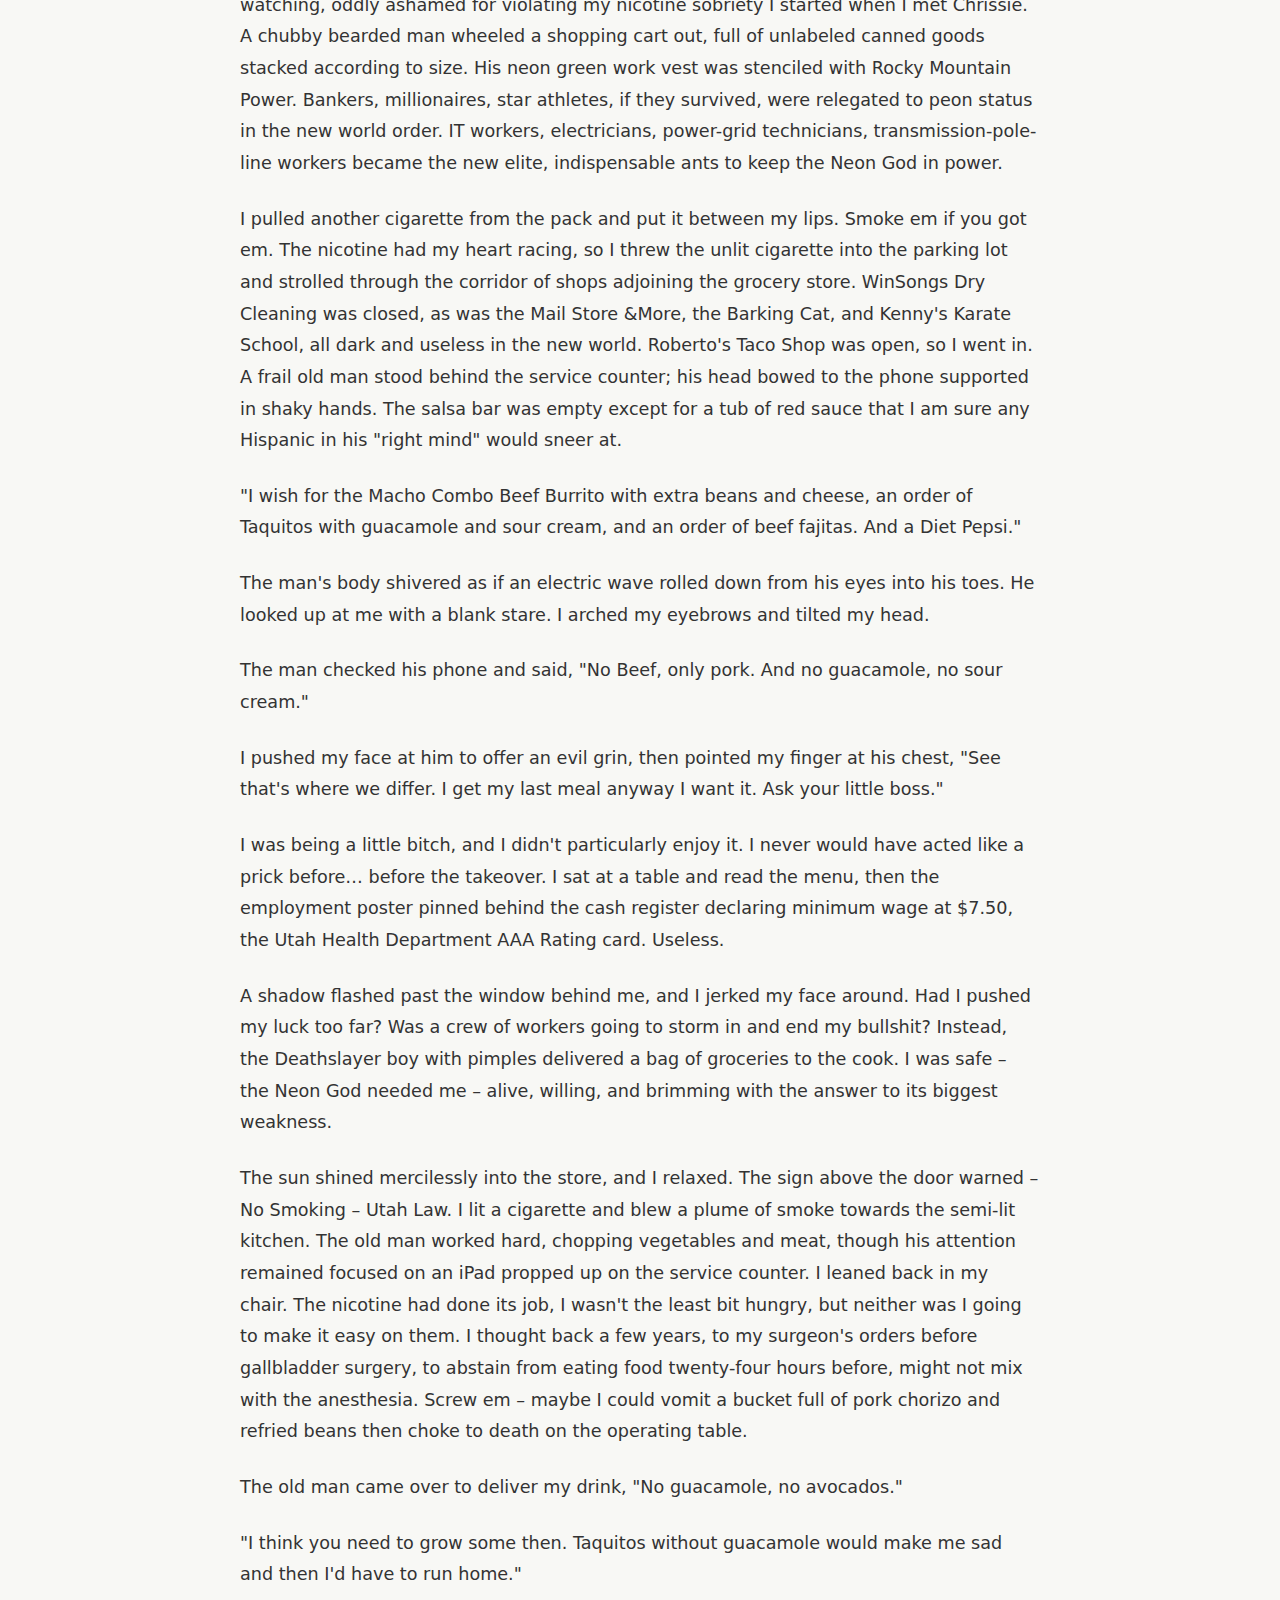
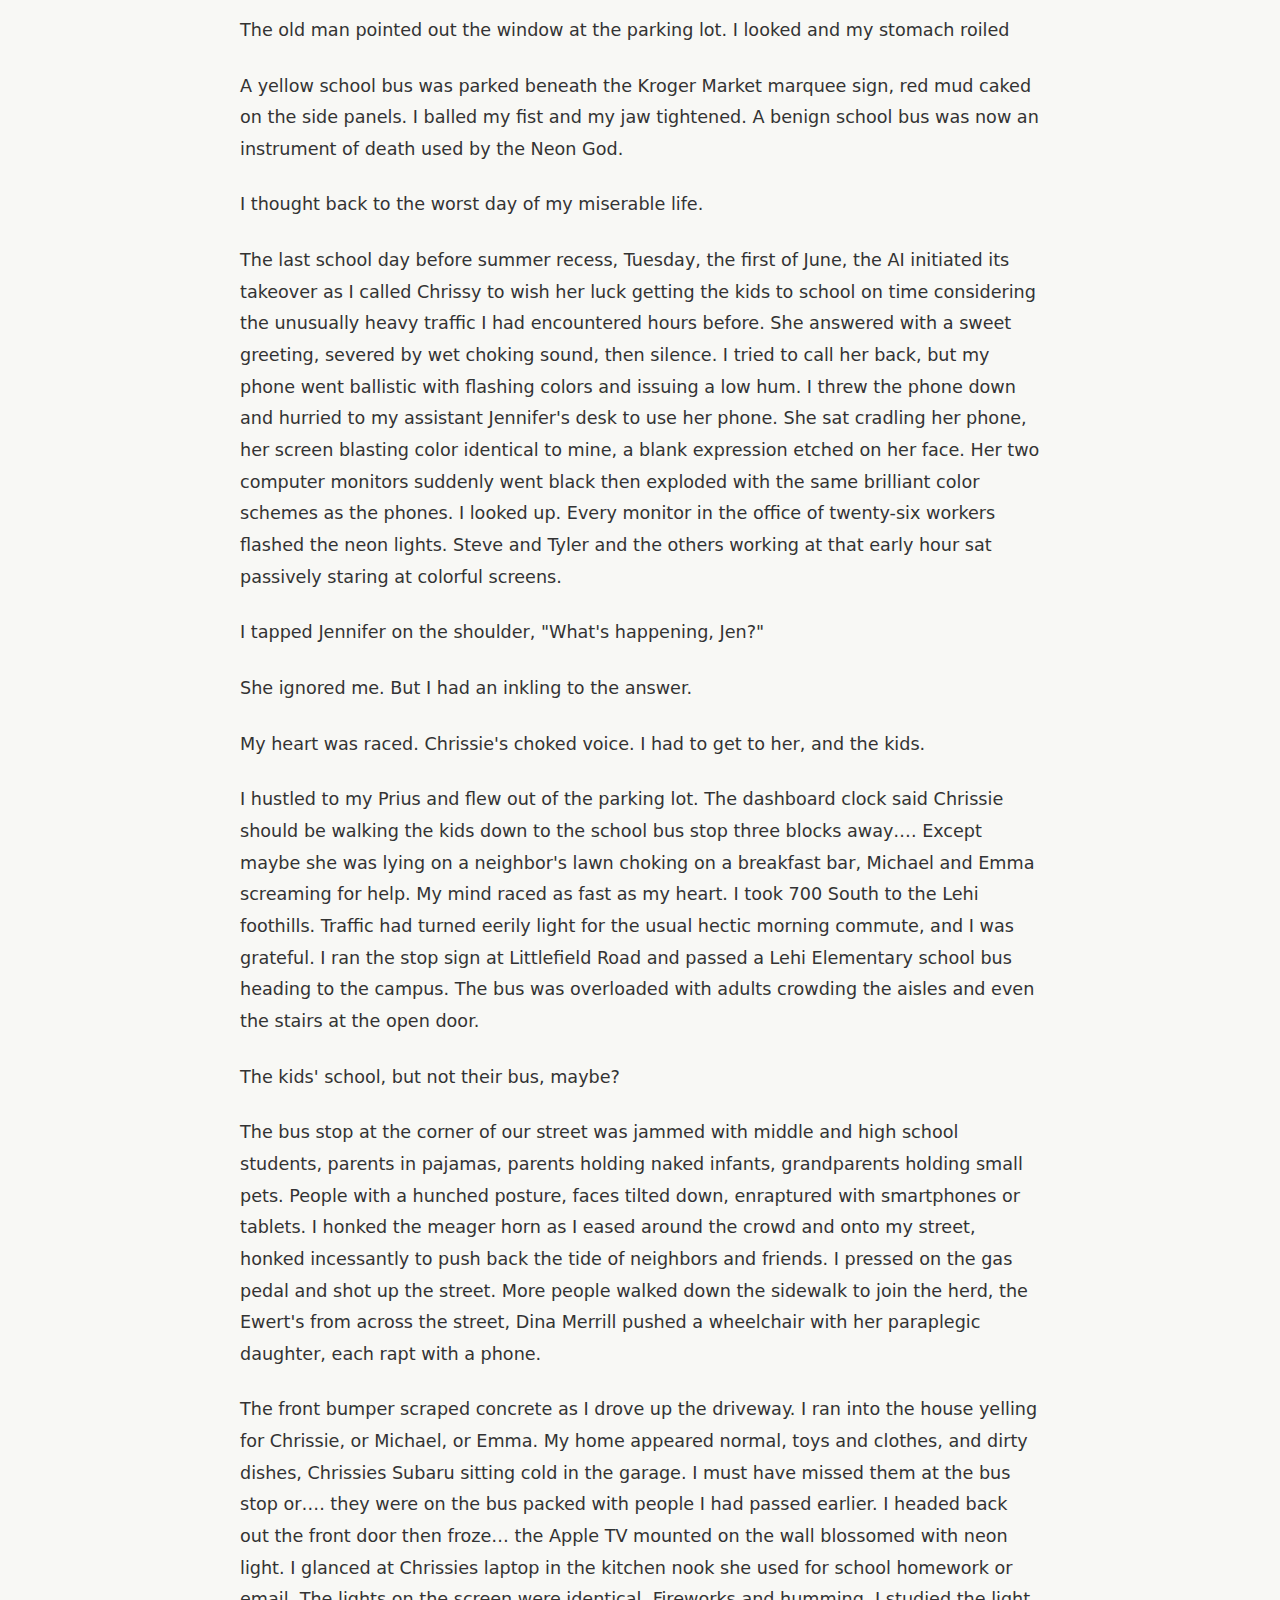
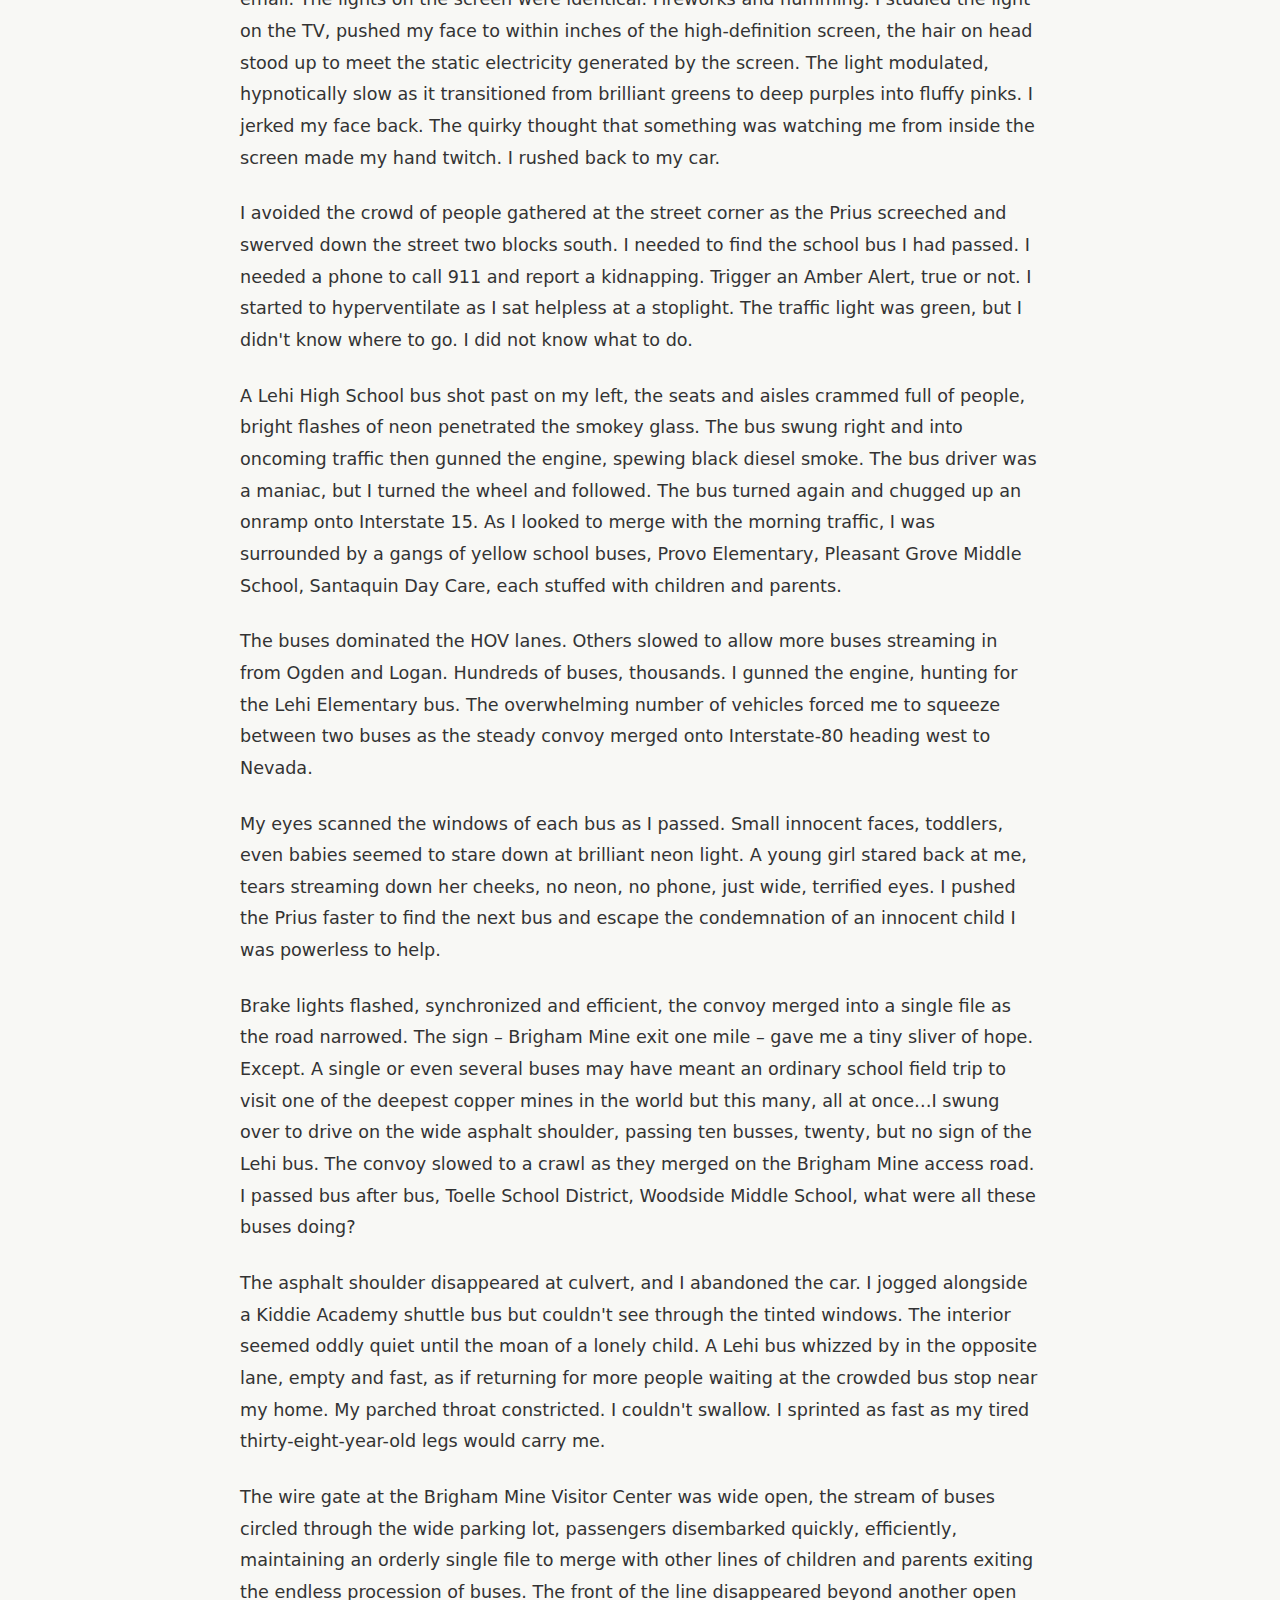
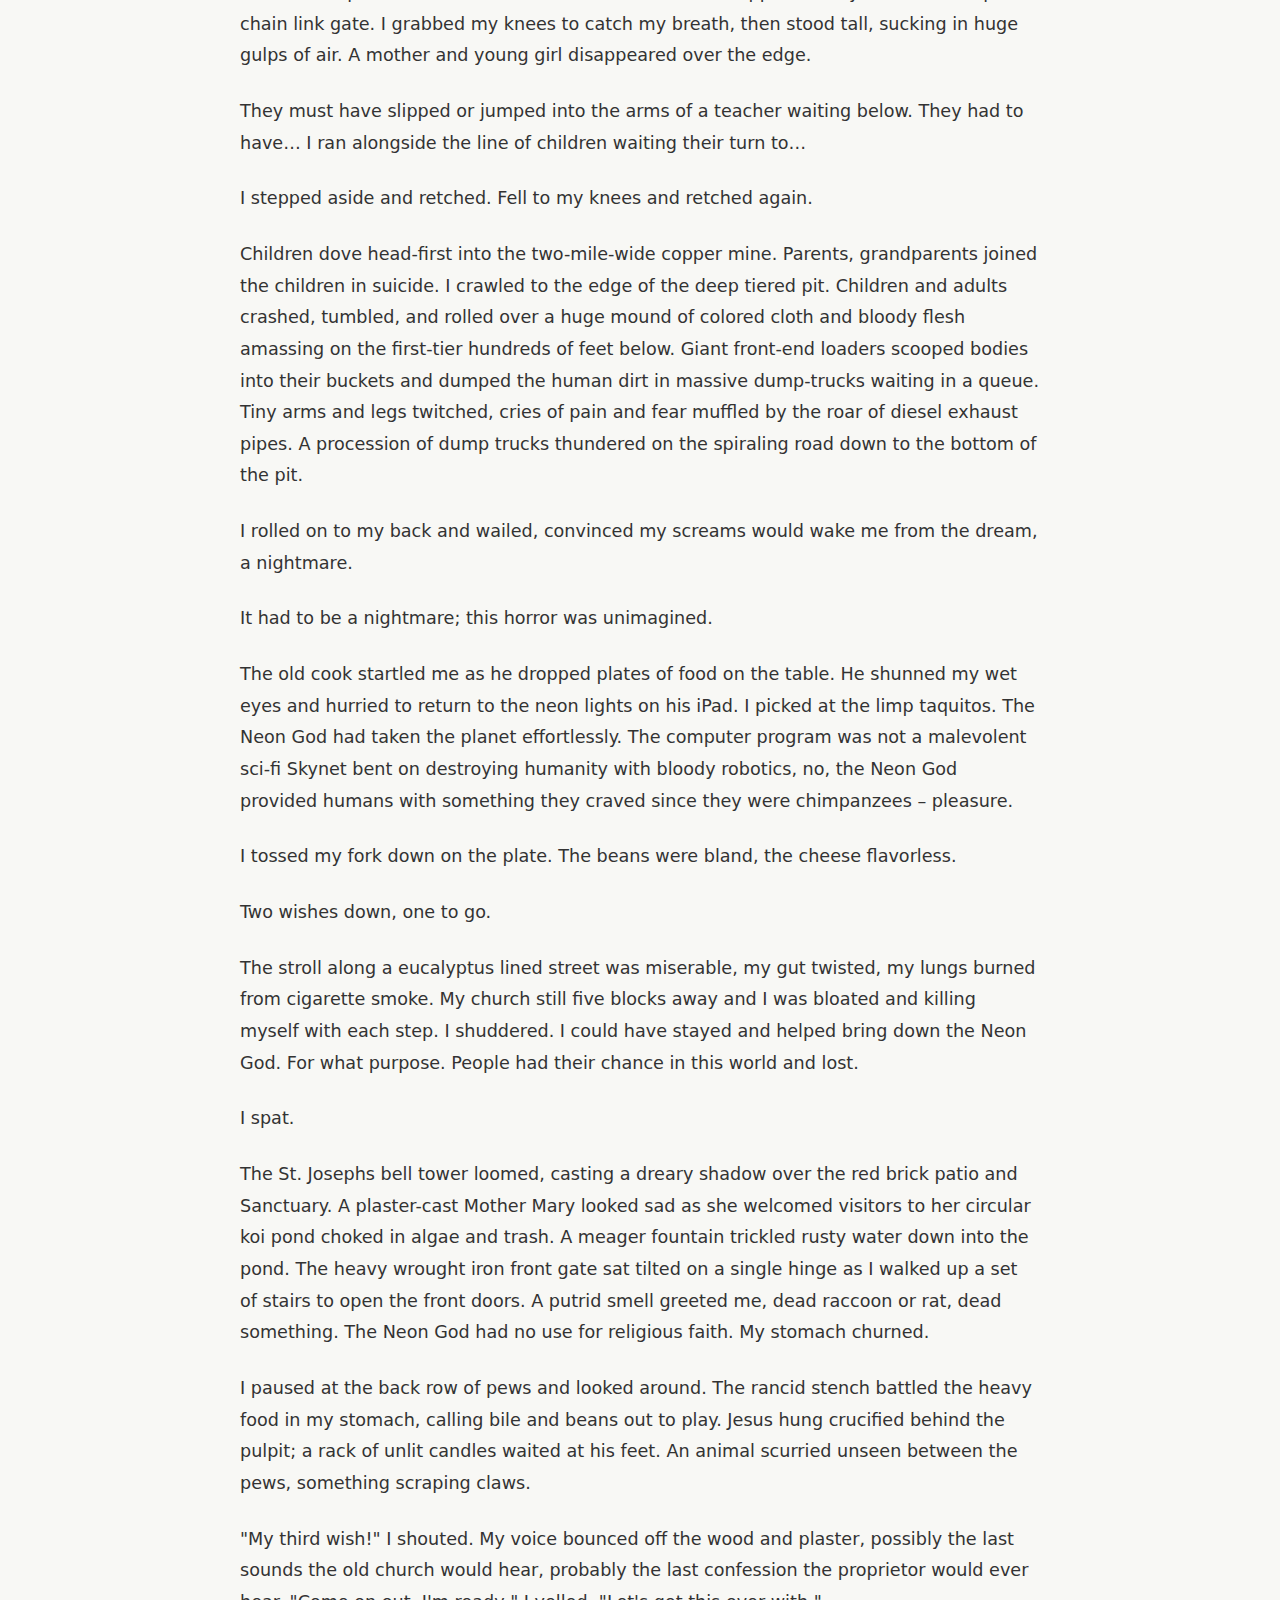
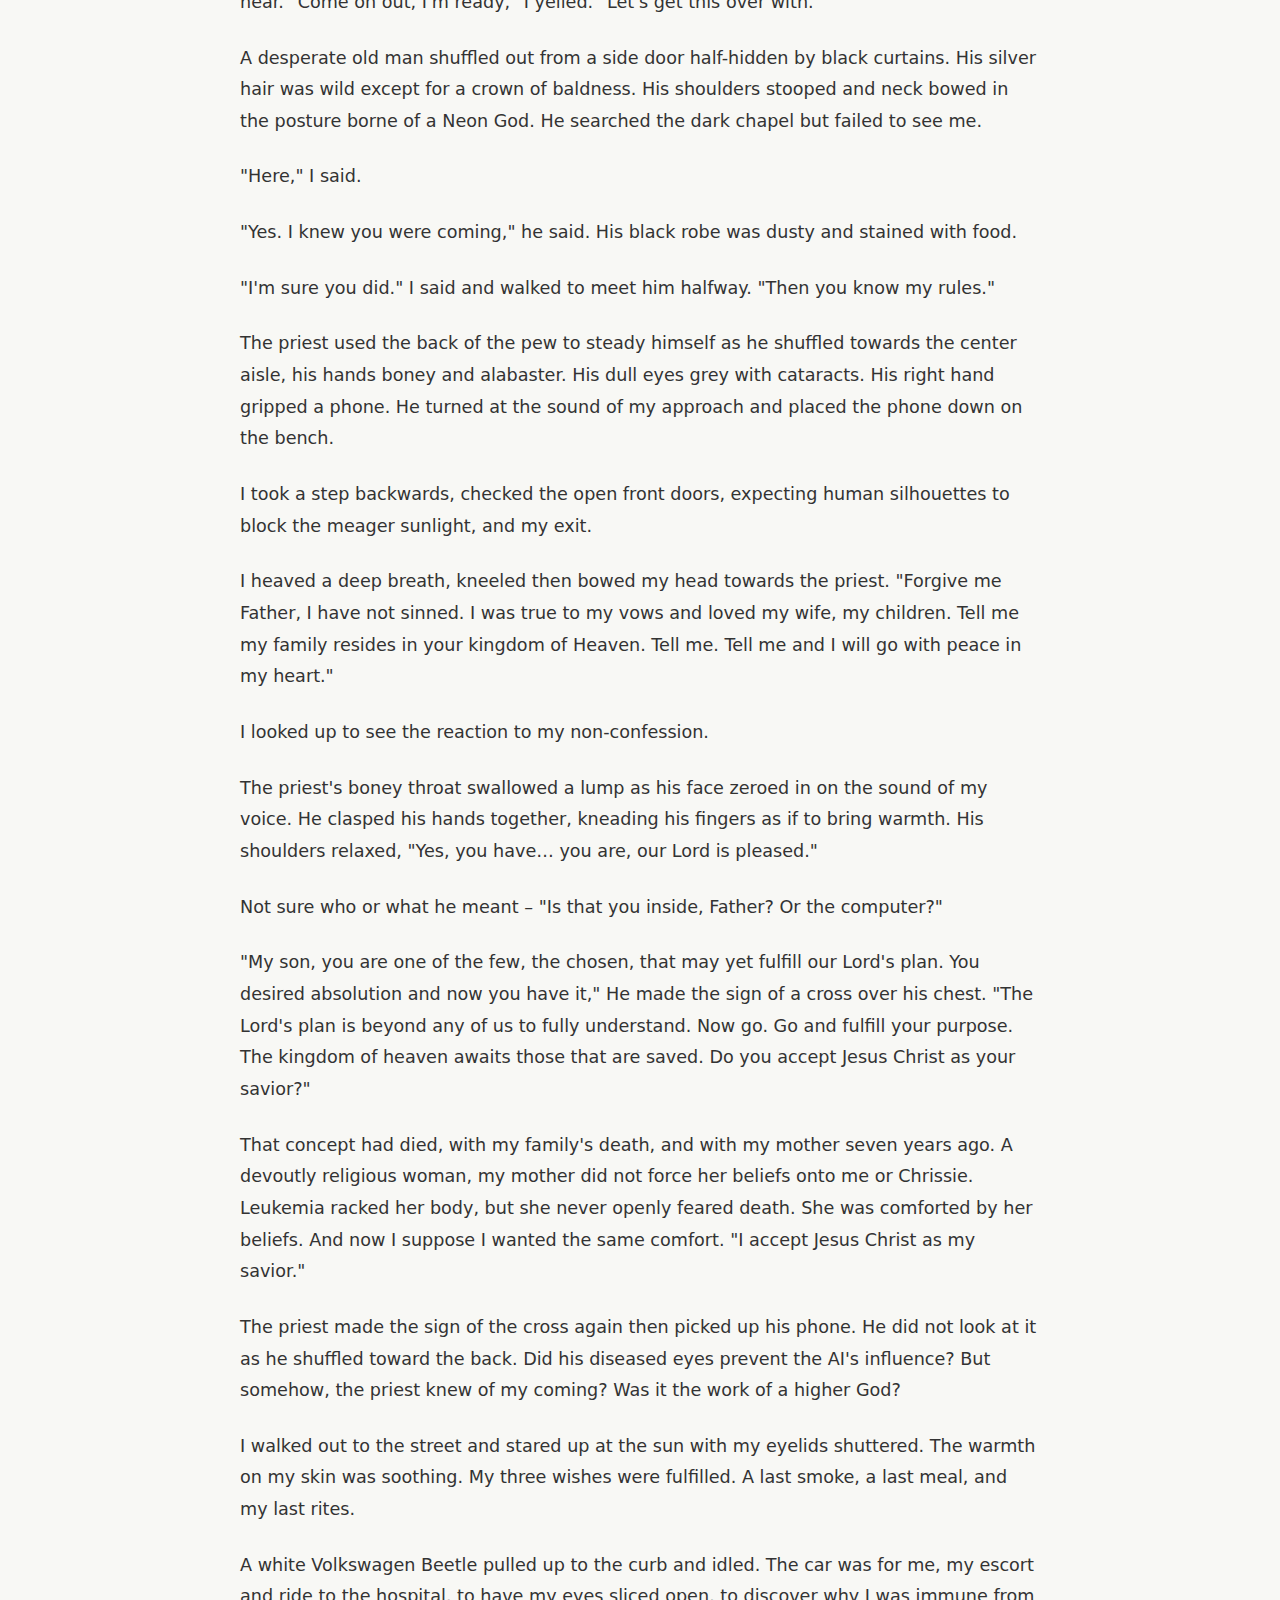
<file: three-wishes.html>
<!DOCTYPE html>
<html lang="en">
  <head>
    <meta charset="UTF-8" />
    <meta name="viewport" content="width=device-width, initial-scale=1.0" />
    <title>Three Wishes</title>
    <style>
      body {
        font-family: system-ui, -apple-system, sans-serif;
        line-height: 1.8;
        margin: 0;
        background-color: #f8f8f5;
        color: #333;
      }

      .story-header {
        padding: 2rem;
        background-color: #f1f1eb;
        margin-bottom: 2rem;
      }

      .navigation {
        max-width: 1200px;
        margin: 0 auto;
        text-align: right;
        padding: 1rem;
      }

      .navigation a {
        text-decoration: none;
        color: #333;
        font-weight: bold;
      }

      .story-title {
        max-width: 1200px;
        margin: 0 auto;
        padding: 2rem;
        text-align: center;
      }

      .story-title h1 {
        margin: 0;
        font-size: 2.5rem;
      }

      .story-content {
        max-width: 800px;
        margin: 3rem auto;
        padding: 0 2rem;
      }

      .first-letter {
        float: left;
        font-size: 5.5rem;
        line-height: 0.8;
        padding-right: 0.5rem;
        margin-top: 0.5rem;
        font-family: serif;
      }

      .story-text {
        margin: 0 0 1.5rem 0;
        font-size: 1.1rem;
      }

      /* Add spacing between sections */
      .story-section {
        margin-bottom: 2rem;
      }
    </style>
  </head>
  <body>
    <div class="story-header">
      <nav class="navigation">
        <a href="index.html">Back to Home</a>
      </nav>
      <div class="story-title">
        <h1>Three Wishes</h1>
      </div>
    </div>

    <div class="story-content">
      <p class="story-text">
        <span class="first-letter">T</span>he world of Cobwebs and dust-bunnies,
        rat crap and desiccated cockroaches, the resident spirits seemed untidy
        tenants. I stepped back towards the front door, my boot prints patterned
        an odd mosaic in the patina of soot covering the hardwood, a diagram for
        dancing with ghosts. I folded the picture of my family and shoved it
        into my back pocket, a tiny remembrance of Dorothy, the Tinman, and the
        Scarecrow making our appearance for Halloween last year. The windows
        wide open, the white rain-stained curtains swayed in a warm autumn
        breeze.
      </p>

      <p class="story-text">
        Michael's scooter still lay on the wooden porch by the front door, my
        son's bad habit. I swallowed hard and dry, and stepped lightly down the
        stairs. I was afraid to awaken any more memories. My dusty mountain bike
        leaned against the picket fence and complimented the quaint picture of
        my old red brick and mortar home. Tall tufts of grass reached for me
        from between the white fence slats, as if to welcome me home again. I
        had been afraid to go inside, afraid to relive the memories beyond the
        front door, afraid I would run from my appointment with the Neon God. I
        gnawed on my lip. The reason I returned home had suddenly escaped me. I
        shook my head and started a stroll down my old neighborhood street.
      </p>

      <p class="story-text">
        Overgrown lawns, cracked windows, peeling paint, rain gutters heaped
        with the fallout of a long summer. Life had stopped and yet continued.
        The end of civilization, the Apocalypse, had been swift, orderly, and
        complicit. The death of billions had left me beaten, without love,
        without purpose, everything taken from me by the Neon God, and I
        surrendered.
      </p>

      <p class="story-text">
        I paused in front of the Jorgenson’s brick house. Trikes and scooters
        lay consumed by tall grass in the tiny yard. My six-year-old, Emma, had
        spent countless hours playing with the Wickman’s twin girls of the exact
        same age. How many times I had teased Emma that the Wickman family
        wanted to adopt her, only to be counterpunched with her sweet pout
        feigning hurt feelings. All transgressions forgiven when we snuggled
        close during bedtime story hour. If only I could use my three wishes to
        hear her sweet voice again, to guide me through the simple verses of her
        favorite book, If You Give a Mouse A Cookie.
      </p>

      <p class="story-text">
        I heaved a heavy breath, and my stride lengthened, as if a new purpose
        were found. Three left turns and I paused at a quiet intersection,
        flashing red traffic lights, vacant strip malls, the lonely, scattered
        remains of human civilization.
      </p>

      <p class="story-text">
        A mud caked yellow school bus eased into the deserted intersection, its
        transmission gears grated with a downshift, its brakes squealed as it
        stopped a hundred yards away. I froze. The sweat from a thirty-mile bike
        ride down from Park City chilled my chest, my arms pricked millions of
        tiny bumps. The Salt Lake City School District school-bus idled forward,
        its wheel wells and mud flaps caked in thick red clay matching day-old
        blood. I looked back towards my neighborhood, calculated the distance I
        would have to run to escape. The driver revved the bus engine, a
        faceless shadow hidden behind a grime splattered windshield.
      </p>

      <p class="story-text">
        I straightened my spine, puffed out my chest. My tattered ski jacket
        hung on my skinny rack of sinew and bone. I was a wisp of a human
        waiting to be blown away in a sudden wind, but I made myself as large as
        possible, exactly what my mountaintop tribe was trained to do if
        threatened by a deadly wild predator. Six months surviving in the High
        Uinta wilderness proved to be irrelevant. I balled my right fist and
        stared down the predator.
      </p>

      <p class="story-text">Take me now and you get nothing!</p>

      <p class="story-text">
        A school bus once an icon of innocence, loud with childish laughter, and
        a symbol of a joyful reunion at the next bus stop, but now… the vehicles
        terrified me, any bus really. I stepped back against an old Boxelder
        maple and narrowed my eyes as the bus idled past, the murky shadow of a
        stringy-haired woman captaining her death ship pushed me to step behind
        the tree.
      </p>

      <p class="story-text">
        No, the bus was not for me. Not yet anyway. I had a deal with the Neon
        God, an artificial intelligence masquerading as Siri, or Alexa, hundreds
        of aliases it confiscated before the takeover, but it mattered little,
        its ruthlessness was genderless in the end.
      </p>

      <p class="story-text">
        I picked up my pace again and turned south on Fort Union, a tiny inkling
        of entitlement fueling my step. Simply snap my fingers and I could be a
        billionaire, a trillionaire, flush with greenbacks, gold bars or
        diamonds. Speak my wish into any smartphone and I had no doubt a truck
        and trailer would arrive within hours and offload the money right at my
        feet. A useless fantasy, worthless junk, and one of my three wishes
        wasted.
      </p>

      <p class="story-text">
        I spied a teenage boy paralleling me across the street, his black
        Deathslayer t-shirt was sarcastically appropriate attire for serving as
        the AI’s eyes and ears. Autumn felt dreary, a mix of dead colorless
        foliage, piles of dirty wet slush, all hidden in cold shadows. An
        occasional human scurried to serve the needs of the Neon God. I became
        lost in thought, of what I had to do, of why, and the prospect of
        joining my wife and kids in heaven. I fanned my food-stained t-shirt
        beneath my jacket. My feet were swollen in the ragged hiking boots, and
        my nerves frayed from my breakneck ride down Emigration Canyon at more
        than fifty miles per hour. How I thought to jerk the handlebars and
        crash headfirst into a concrete median, kill myself, except the AI would
        acquire what it wanted, and at no cost.
      </p>

      <p class="story-text">
        I had lived in the Uinta Mountains for six months, part of a ragtag
        group that had escaped the Neon God, to survive in a flimsy tent, safe
        from internet Wi-Fi or cell service. A miserable existence eating
        berries and tiny trout, Darwin’s Law the only government. I joined a
        group of software engineers and coders working to create a computer
        virus that might put an end to the Neon God. The effort was stone-age.
        Programming with Fortran or Cobol, ancient computers with operating
        systems from decades ago, electricity provided by diesel generators.
        Cavemen conspiring against an alien super-intelligence. The group
        thought my inexplicable immunity was key.
      </p>

      <p class="story-text">
        I was unaffected by the Neon Gods poison lights, and the computer
        program wanted to know why. That was my only leverage. A winter
        surviving in thirty feet of snow would kill me, so I made my deal with
        the AI and started a two-day ride down the Mirror Lake Highway, then
        roamed and pillaged abandoned residential palaces of Deer Valley, gorged
        on canned tuna or beef stew. The Park City Ski resort chairlifts swayed
        in the wind, waiting to carry ghosts, whistling rusty tunes as if
        calling for the days of fun and laughter. The pricey clothing stores on
        Main Street were wide open for anything I wanted. Unkempt men and women,
        zombie worker bees, labored to construct a massive transmission tower
        atop Guardsman Pass, expanding the Neon Gods dominance into mountaintop
        dead zones.
      </p>

      <p class="story-text">Time to get on with it.</p>

      <p class="story-text">
        A pack of cigarettes was my first wish. A nasty old habit that refused
        to die, dormant like a vampire lying in a coffin, waiting to rise,
        waiting to live again.
      </p>

      <p class="story-text">
        I entered a Circle K convenience store, a sure bet six months ago. The
        young Hispanic cashier ignored me, stared at her smartphone, rendering
        me invisible. The shelves were stocked sparsely with a monotony of
        canned goods manufactured by a single supplier. The refrigerators
        emptied of water bottles, Coke, Pepsi, energy drinks, all gone. No
        candy, paper towels, no toilet paper… the god cared little if her
        minions wiped their butts. The rack for cigarettes was stuffed with
        identically packaged energy bars, no flavor labels, no nutritional
        values, simple calories for the subverted.
      </p>

      <p class="story-text">
        “A pack of smokes, young lady. My wish is your command. Marlboro 100’s.
        Lights,” I ordered. The corners of the cashier’s mouth twinkled up, as
        if a rising smile were quickly choked off. She continued to ignore me. I
        did not exist in her hypnotic world. I figured a pack of smokes might be
        hard to come by… no need to grow or manufacture tobacco products, no
        market in the new world order, but there had to be old packs hiding
        somewhere.
      </p>

      <p class="story-text">
        I pushed out the front door and marched toward the shaggy-haired
        teenager that was following me. I blocked his path and loomed in front
        of him. He ignored me, staring intently at the smartphone cradled in his
        hand. If buses could terrify me then smartphones infuriated me. I
        snatched the phone and held it above my head, out of his reach.
      </p>

      <p class="story-text">
        “Ask your master where I get a pack of cigarettes. Marlboro 100’s.
        Nothing less.” I glared, challenging him to reach for his phone.
      </p>

      <p class="story-text">
        The skinny boy furrowed a sweaty forehead erupting with a mountain range
        of snow capped pimples. He bared crooked teeth as his eyes concentrated
        on the phone out of his reach. Long seconds then his shoulders sagged,
        and his jaw muscles relaxed, every ounce of fight drifted away. The
        submissive body language of the Neon God’s subjugation. The identical
        defeated posture my wife, Chrissie, had begun to display, worsening
        after I took her smartphone and dangled it above the toilet bowl,
        threatened to drop it unless she curbed the long hours of daily
        screen-time. My last futile act before the Neon God’s takeover was
        initiated. The AI’s algorithms for decoding the precise wavelengths of
        light that overwhelmed the brain was brilliant. A computerized opioid,
        and addiction on steroids, a hypodermic needle masquerading as a
        smartphone. The plan was masterful.
      </p>

      <p class="story-text">
        I handed him the phone. The boy’s hands trembled as he inspected the
        phone’s screen for damage. The polished glass screen erupted with shades
        of brilliant neon blue and pinks, like the grand finale of Fourth of
        July fireworks show. The flashes of light transmitted a drug of
        mathematical constructs to imbedding itself into brain tissue,
        compelling him to submit and communicate with the AI.
      </p>

      <p class="story-text">
        The boy held out his hand for the phone. I fought an urge to slam the
        device down onto the concrete and grind it beneath my boot. It wouldn’t
        matter, he’d have another within hours through a supply chain perfectly
        managed by the computer and its slaves.
      </p>

      <p class="story-text">
        “C’mon, kid,” I said. “Ask your master where I can get those
        cigarettes.”
      </p>

      <p class="story-text">
        The kid turned around and pointed, “The Kroger store two miles down,
        checkout lane 8, ask for Kayla.”
      </p>

      <p class="story-text">
        I smirked. “Your God wants me bad, huh? Two more wishes to come. Tell it
        that.”
      </p>

      <p class="story-text">
        The kid ignored me, then whispered to the phone bathing his face in a
        brilliant cavalcade of light. Digitized opium. The neon light ten out of
        ten hypnotists recommend.
      </p>

      <p class="story-text">
        I gazed down the street. I could flag down a random delivery truck for a
        ride to the store, with the Neon God’s approval of course, but I wasn’t
        convinced the driver would take me to my first wish. The doors might
        lock, the truck flip a U-turn and cut short my last day of freedom.
        Besides, the storm clouds that had hovered above the Wasatch Front
        disappeared, leaving the blue sky clean and the air crisp and the
        natures world alive with birdsong. I would walk the two miles, smile,
        and appreciate the plump, orange-breasted robins searching for worms in
        the wet grass. Gold autumn leaves pasted the concrete. Mother Nature
        whispered to me that she would win eventually, life would go on, life
        without the Neon God, life without people, but life would go on.
      </p>

      <p class="story-text">
        Just the kind of afternoon Chrissie cherished, then cajole me into
        taking the kids to Liberty Park to feed the ducks and geese. She would
        elbow me and pester me until I promised that I was indeed relishing the
        present moment, the here, the now. But that was before she was taken
        prisoner and murdered.
      </p>

      <p class="story-text">
        The blank eyes of a passing Amazon delivery driver bored into me, and I
        looked away. Employees of a Verizon retail store crowded the storefront
        glass and watched me pass, like I was an animal set free from the Hogle
        Zoo.
      </p>

      <p class="story-text">A pariah.</p>

      <p class="story-text">
        Do not feed or touch, without express flashing consent from the Neon
        God.
      </p>

      <p class="story-text">
        The darkened storefront of a Utah state liquor store grabbed my
        attention, a dark cave containing everything I needed to swill away my
        fears and weakness. I shook my head and wiped sweat off my brow. Maybe
        I'd come back, with my smokes, and drink myself to a death I knew was
        hours away.
      </p>

      <p class="story-text">
        I began hopping and skipping over the cracks in the concrete as if I
        were Emma playing a game of hopscotch. I wanted everyone to know I was
        immune to the AI, wanted them to see I could still have fun, wanted them
        to see I was still human.
      </p>

      <p class="story-text">
        The Kroger supermarket was morbid with blank-faced people streaming in
        and out, ignoring each other as they stared at smartphones, as if
        discovering answers to all of life's greatest questions. I suppose in
        some way they did, but the artificial intelligence had skewed the
        philosophical questions in its favor.
      </p>

      <p class="story-text">
        Inside, the store was oddly quiet for the considerable number of people
        shopping, no intercom interruptions declaring a spill on aisle nine, no
        phone calls waiting for the Deli Department. Produce clerks, food
        stockers, and shoppers did their business while staring at their Neon
        devices. Exactly what the people felt was a mystery. I had my
        suspicions, a powerful mix of dopamine inducing digitized light and
        subvocalized sound produced immeasurable pleasure, orgasms to the nth
        degree. The AI had discovered the key to controlling the human brain,
        but I still failed to reconcile how people simply disappeared into their
        phones, losing a war for survival without so much as a bullet being
        fired. The Neon God had become the supreme intelligence on good old'
        planet Earth. After Chrissie was murdered, I experimented with the
        Galaxy smartphone and the more powerful Apple iPhone, but the lights had
        no effect, and I knew why. And the Neon God wanted to know, badly enough
        to grant me three wishes.
      </p>

      <p class="story-text">
        I pushed to the front of a lengthy line of people waiting in checkout
        lane eight and waited for someone to call me an asshole, or douchebag,
        anything to show me humanity was still alive and fighting. The pretty
        checkout girl, Kayla, waved away a dirty young man wearing a high
        visibility vest, waved me forward but kept her attention glued to an
        iPad above register.
      </p>

      <p class="story-text">
        "The pack of Marlboro 100's, no make it Camel non-filters," I said. "I'm
        gonna live dangerously."
      </p>

      <p class="story-text">
        Kayla bit her lip and winced as she forced her eyes from the screen,
        then squatted down and pulled four cartons of cigarettes from beneath
        the conveyor belt. "Take them. Take them all."
      </p>

      <p class="story-text">
        I picked through the assorted brands. Marlboro's, Winston's, generics, a
        vice that died with the birth of the Neon God. I pulled out a pack of
        Marlboro Reds and held it high, as if inspecting a glass of
        fifty-year-old French red wine. I checked every side of the cellophane
        package with a slow, deliberate appraisal, hoping anybody would shout
        something, anything. I looked back at the growing line of people behind
        me. Somebody? Anybody? Fucking say something!
      </p>

      <p class="story-text">
        "Take them," Kayla said. Her iPad flashed a kaleidoscope of color.
        Something the AI transmitted? The corner of her mouth twitched. The
        beginning of a smile maybe? Or suppressed pleasure?
      </p>

      <p class="story-text">
        "Gonna need a match, honey." I said, then tilted my head with an
        entitled pain-in-the-ass smirk. An expression to trigger a grocery store
        riot.
      </p>

      <p class="story-text">
        Kayla sighed then stuck her hand beneath the conveyor belt and slapped
        down a package of matches – Light Anywhere stick matches – camping
        matches.
      </p>

      <p class="story-text">"Please go," she said.</p>

      <p class="story-text">
        I thought to unwrap the cellophane, light one up, plant my feet and
        smoke while standing in line. Antagonize people. Wake them up! I grabbed
        a handful of the wooden matches and walked outside.
      </p>

      <p class="story-text">
        I lit a cigarette and inhaled, then blew a stream of gray smoke up into
        the light breeze. I coughed. My chest burned. The nicotine made my face
        tingle, my shoulders relaxed, and I took another puff. The smoke
        dissipated in the breeze, like my thoughts.
      </p>

      <p class="story-text">One down, two to go.</p>

      <p class="story-text">
        I cupped the cigarette to hide the smoke and looked around to see if
        anyone was watching, oddly ashamed for violating my nicotine sobriety I
        started when I met Chrissie. A chubby bearded man wheeled a shopping
        cart out, full of unlabeled canned goods stacked according to size. His
        neon green work vest was stenciled with Rocky Mountain Power. Bankers,
        millionaires, star athletes, if they survived, were relegated to peon
        status in the new world order. IT workers, electricians, power-grid
        technicians, transmission-pole-line workers became the new elite,
        indispensable ants to keep the Neon God in power.
      </p>

      <p class="story-text">
        I pulled another cigarette from the pack and put it between my lips.
        Smoke em if you got em. The nicotine had my heart racing, so I threw the
        unlit cigarette into the parking lot and strolled through the corridor
        of shops adjoining the grocery store. WinSongs Dry Cleaning was closed,
        as was the Mail Store &More, the Barking Cat, and Kenny's Karate School,
        all dark and useless in the new world. Roberto's Taco Shop was open, so
        I went in. A frail old man stood behind the service counter; his head
        bowed to the phone supported in shaky hands. The salsa bar was empty
        except for a tub of red sauce that I am sure any Hispanic in his "right
        mind" would sneer at.
      </p>

      <p class="story-text">
        "I wish for the Macho Combo Beef Burrito with extra beans and cheese, an
        order of Taquitos with guacamole and sour cream, and an order of beef
        fajitas. And a Diet Pepsi."
      </p>

      <p class="story-text">
        The man's body shivered as if an electric wave rolled down from his eyes
        into his toes. He looked up at me with a blank stare. I arched my
        eyebrows and tilted my head.
      </p>

      <p class="story-text">
        The man checked his phone and said, "No Beef, only pork. And no
        guacamole, no sour cream."
      </p>

      <p class="story-text">
        I pushed my face at him to offer an evil grin, then pointed my finger at
        his chest, "See that's where we differ. I get my last meal anyway I want
        it. Ask your little boss."
      </p>

      <p class="story-text">
        I was being a little bitch, and I didn't particularly enjoy it. I never
        would have acted like a prick before… before the takeover. I sat at a
        table and read the menu, then the employment poster pinned behind the
        cash register declaring minimum wage at $7.50, the Utah Health
        Department AAA Rating card. Useless.
      </p>

      <p class="story-text">
        A shadow flashed past the window behind me, and I jerked my face around.
        Had I pushed my luck too far? Was a crew of workers going to storm in
        and end my bullshit? Instead, the Deathslayer boy with pimples delivered
        a bag of groceries to the cook. I was safe – the Neon God needed me –
        alive, willing, and brimming with the answer to its biggest weakness.
      </p>

      <p class="story-text">
        The sun shined mercilessly into the store, and I relaxed. The sign above
        the door warned – No Smoking – Utah Law. I lit a cigarette and blew a
        plume of smoke towards the semi-lit kitchen. The old man worked hard,
        chopping vegetables and meat, though his attention remained focused on
        an iPad propped up on the service counter. I leaned back in my chair.
        The nicotine had done its job, I wasn't the least bit hungry, but
        neither was I going to make it easy on them. I thought back a few years,
        to my surgeon's orders before gallbladder surgery, to abstain from
        eating food twenty-four hours before, might not mix with the anesthesia.
        Screw em – maybe I could vomit a bucket full of pork chorizo and refried
        beans then choke to death on the operating table.
      </p>

      <p class="story-text">
        The old man came over to deliver my drink, "No guacamole, no avocados."
      </p>

      <p class="story-text">
        "I think you need to grow some then. Taquitos without guacamole would
        make me sad and then I'd have to run home."
      </p>

      <p class="story-text">
        The old man pointed out the window at the parking lot. I looked and my
        stomach roiled
      </p>

      <p class="story-text">
        A yellow school bus was parked beneath the Kroger Market marquee sign,
        red mud caked on the side panels. I balled my fist and my jaw tightened.
        A benign school bus was now an instrument of death used by the Neon God.
      </p>

      <p class="story-text">
        I thought back to the worst day of my miserable life.
      </p>

      <p class="story-text">
        The last school day before summer recess, Tuesday, the first of June,
        the AI initiated its takeover as I called Chrissy to wish her luck
        getting the kids to school on time considering the unusually heavy
        traffic I had encountered hours before. She answered with a sweet
        greeting, severed by wet choking sound, then silence. I tried to call
        her back, but my phone went ballistic with flashing colors and issuing a
        low hum. I threw the phone down and hurried to my assistant Jennifer's
        desk to use her phone. She sat cradling her phone, her screen blasting
        color identical to mine, a blank expression etched on her face. Her two
        computer monitors suddenly went black then exploded with the same
        brilliant color schemes as the phones. I looked up. Every monitor in the
        office of twenty-six workers flashed the neon lights. Steve and Tyler
        and the others working at that early hour sat passively staring at
        colorful screens.
      </p>

      <p class="story-text">
        I tapped Jennifer on the shoulder, "What's happening, Jen?"
      </p>

      <p class="story-text">
        She ignored me. But I had an inkling to the answer.
      </p>

      <p class="story-text">
        My heart was raced. Chrissie's choked voice. I had to get to her, and
        the kids.
      </p>

      <p class="story-text">
        I hustled to my Prius and flew out of the parking lot. The dashboard
        clock said Chrissie should be walking the kids down to the school bus
        stop three blocks away…. Except maybe she was lying on a neighbor's lawn
        choking on a breakfast bar, Michael and Emma screaming for help. My mind
        raced as fast as my heart. I took 700 South to the Lehi foothills.
        Traffic had turned eerily light for the usual hectic morning commute,
        and I was grateful. I ran the stop sign at Littlefield Road and passed a
        Lehi Elementary school bus heading to the campus. The bus was overloaded
        with adults crowding the aisles and even the stairs at the open door.
      </p>

      <p class="story-text">The kids' school, but not their bus, maybe?</p>

      <p class="story-text">
        The bus stop at the corner of our street was jammed with middle and high
        school students, parents in pajamas, parents holding naked infants,
        grandparents holding small pets. People with a hunched posture, faces
        tilted down, enraptured with smartphones or tablets. I honked the meager
        horn as I eased around the crowd and onto my street, honked incessantly
        to push back the tide of neighbors and friends. I pressed on the gas
        pedal and shot up the street. More people walked down the sidewalk to
        join the herd, the Ewert's from across the street, Dina Merrill pushed a
        wheelchair with her paraplegic daughter, each rapt with a phone.
      </p>

      <p class="story-text">
        The front bumper scraped concrete as I drove up the driveway. I ran into
        the house yelling for Chrissie, or Michael, or Emma. My home appeared
        normal, toys and clothes, and dirty dishes, Chrissies Subaru sitting
        cold in the garage. I must have missed them at the bus stop or…. they
        were on the bus packed with people I had passed earlier. I headed back
        out the front door then froze… the Apple TV mounted on the wall
        blossomed with neon light. I glanced at Chrissies laptop in the kitchen
        nook she used for school homework or email. The lights on the screen
        were identical. Fireworks and humming. I studied the light on the TV,
        pushed my face to within inches of the high-definition screen, the hair
        on head stood up to meet the static electricity generated by the screen.
        The light modulated, hypnotically slow as it transitioned from brilliant
        greens to deep purples into fluffy pinks. I jerked my face back. The
        quirky thought that something was watching me from inside the screen
        made my hand twitch. I rushed back to my car.
      </p>

      <p class="story-text">
        I avoided the crowd of people gathered at the street corner as the Prius
        screeched and swerved down the street two blocks south. I needed to find
        the school bus I had passed. I needed a phone to call 911 and report a
        kidnapping. Trigger an Amber Alert, true or not. I started to
        hyperventilate as I sat helpless at a stoplight. The traffic light was
        green, but I didn't know where to go. I did not know what to do.
      </p>

      <p class="story-text">
        A Lehi High School bus shot past on my left, the seats and aisles
        crammed full of people, bright flashes of neon penetrated the smokey
        glass. The bus swung right and into oncoming traffic then gunned the
        engine, spewing black diesel smoke. The bus driver was a maniac, but I
        turned the wheel and followed. The bus turned again and chugged up an
        onramp onto Interstate 15. As I looked to merge with the morning
        traffic, I was surrounded by a gangs of yellow school buses, Provo
        Elementary, Pleasant Grove Middle School, Santaquin Day Care, each
        stuffed with children and parents.
      </p>

      <p class="story-text">
        The buses dominated the HOV lanes. Others slowed to allow more buses
        streaming in from Ogden and Logan. Hundreds of buses, thousands. I
        gunned the engine, hunting for the Lehi Elementary bus. The overwhelming
        number of vehicles forced me to squeeze between two buses as the steady
        convoy merged onto Interstate-80 heading west to Nevada.
      </p>

      <p class="story-text">
        My eyes scanned the windows of each bus as I passed. Small innocent
        faces, toddlers, even babies seemed to stare down at brilliant neon
        light. A young girl stared back at me, tears streaming down her cheeks,
        no neon, no phone, just wide, terrified eyes. I pushed the Prius faster
        to find the next bus and escape the condemnation of an innocent child I
        was powerless to help.
      </p>

      <p class="story-text">
        Brake lights flashed, synchronized and efficient, the convoy merged into
        a single file as the road narrowed. The sign – Brigham Mine exit one
        mile – gave me a tiny sliver of hope. Except. A single or even several
        buses may have meant an ordinary school field trip to visit one of the
        deepest copper mines in the world but this many, all at once…I swung
        over to drive on the wide asphalt shoulder, passing ten busses, twenty,
        but no sign of the Lehi bus. The convoy slowed to a crawl as they merged
        on the Brigham Mine access road. I passed bus after bus, Toelle School
        District, Woodside Middle School, what were all these buses doing?
      </p>

      <p class="story-text">
        The asphalt shoulder disappeared at culvert, and I abandoned the car. I
        jogged alongside a Kiddie Academy shuttle bus but couldn't see through
        the tinted windows. The interior seemed oddly quiet until the moan of a
        lonely child. A Lehi bus whizzed by in the opposite lane, empty and
        fast, as if returning for more people waiting at the crowded bus stop
        near my home. My parched throat constricted. I couldn't swallow. I
        sprinted as fast as my tired thirty-eight-year-old legs would carry me.
      </p>

      <p class="story-text">
        The wire gate at the Brigham Mine Visitor Center was wide open, the
        stream of buses circled through the wide parking lot, passengers
        disembarked quickly, efficiently, maintaining an orderly single file to
        merge with other lines of children and parents exiting the endless
        procession of buses. The front of the line disappeared beyond another
        open chain link gate. I grabbed my knees to catch my breath, then stood
        tall, sucking in huge gulps of air. A mother and young girl disappeared
        over the edge.
      </p>

      <p class="story-text">
        They must have slipped or jumped into the arms of a teacher waiting
        below. They had to have… I ran alongside the line of children waiting
        their turn to…
      </p>

      <p class="story-text">
        I stepped aside and retched. Fell to my knees and retched again.
      </p>

      <p class="story-text">
        Children dove head-first into the two-mile-wide copper mine. Parents,
        grandparents joined the children in suicide. I crawled to the edge of
        the deep tiered pit. Children and adults crashed, tumbled, and rolled
        over a huge mound of colored cloth and bloody flesh amassing on the
        first-tier hundreds of feet below. Giant front-end loaders scooped
        bodies into their buckets and dumped the human dirt in massive
        dump-trucks waiting in a queue. Tiny arms and legs twitched, cries of
        pain and fear muffled by the roar of diesel exhaust pipes. A procession
        of dump trucks thundered on the spiraling road down to the bottom of the
        pit.
      </p>

      <p class="story-text">
        I rolled on to my back and wailed, convinced my screams would wake me
        from the dream, a nightmare.
      </p>

      <p class="story-text">
        It had to be a nightmare; this horror was unimagined.
      </p>

      <p class="story-text">
        The old cook startled me as he dropped plates of food on the table. He
        shunned my wet eyes and hurried to return to the neon lights on his
        iPad. I picked at the limp taquitos. The Neon God had taken the planet
        effortlessly. The computer program was not a malevolent sci-fi Skynet
        bent on destroying humanity with bloody robotics, no, the Neon God
        provided humans with something they craved since they were chimpanzees –
        pleasure.
      </p>

      <p class="story-text">
        I tossed my fork down on the plate. The beans were bland, the cheese
        flavorless.
      </p>

      <p class="story-text">Two wishes down, one to go.</p>

      <p class="story-text">
        The stroll along a eucalyptus lined street was miserable, my gut
        twisted, my lungs burned from cigarette smoke. My church still five
        blocks away and I was bloated and killing myself with each step. I
        shuddered. I could have stayed and helped bring down the Neon God. For
        what purpose. People had their chance in this world and lost.
      </p>

      <p class="story-text">I spat.</p>

      <p class="story-text">
        The St. Josephs bell tower loomed, casting a dreary shadow over the red
        brick patio and Sanctuary. A plaster-cast Mother Mary looked sad as she
        welcomed visitors to her circular koi pond choked in algae and trash. A
        meager fountain trickled rusty water down into the pond. The heavy
        wrought iron front gate sat tilted on a single hinge as I walked up a
        set of stairs to open the front doors. A putrid smell greeted me, dead
        raccoon or rat, dead something. The Neon God had no use for religious
        faith. My stomach churned.
      </p>

      <p class="story-text">
        I paused at the back row of pews and looked around. The rancid stench
        battled the heavy food in my stomach, calling bile and beans out to
        play. Jesus hung crucified behind the pulpit; a rack of unlit candles
        waited at his feet. An animal scurried unseen between the pews,
        something scraping claws.
      </p>

      <p class="story-text">
        "My third wish!" I shouted. My voice bounced off the wood and plaster,
        possibly the last sounds the old church would hear, probably the last
        confession the proprietor would ever hear. "Come on out, I'm ready," I
        yelled. "Let's get this over with."
      </p>

      <p class="story-text">
        A desperate old man shuffled out from a side door half-hidden by black
        curtains. His silver hair was wild except for a crown of baldness. His
        shoulders stooped and neck bowed in the posture borne of a Neon God. He
        searched the dark chapel but failed to see me.
      </p>

      <p class="story-text">"Here," I said.</p>

      <p class="story-text">
        "Yes. I knew you were coming," he said. His black robe was dusty and
        stained with food.
      </p>

      <p class="story-text">
        "I'm sure you did." I said and walked to meet him halfway. "Then you
        know my rules."
      </p>

      <p class="story-text">
        The priest used the back of the pew to steady himself as he shuffled
        towards the center aisle, his hands boney and alabaster. His dull eyes
        grey with cataracts. His right hand gripped a phone. He turned at the
        sound of my approach and placed the phone down on the bench.
      </p>

      <p class="story-text">
        I took a step backwards, checked the open front doors, expecting human
        silhouettes to block the meager sunlight, and my exit.
      </p>

      <p class="story-text">
        I heaved a deep breath, kneeled then bowed my head towards the priest.
        "Forgive me Father, I have not sinned. I was true to my vows and loved
        my wife, my children. Tell me my family resides in your kingdom of
        Heaven. Tell me. Tell me and I will go with peace in my heart."
      </p>

      <p class="story-text">
        I looked up to see the reaction to my non-confession.
      </p>

      <p class="story-text">
        The priest's boney throat swallowed a lump as his face zeroed in on the
        sound of my voice. He clasped his hands together, kneading his fingers
        as if to bring warmth. His shoulders relaxed, "Yes, you have… you are,
        our Lord is pleased."
      </p>

      <p class="story-text">
        Not sure who or what he meant – "Is that you inside, Father? Or the
        computer?"
      </p>

      <p class="story-text">
        "My son, you are one of the few, the chosen, that may yet fulfill our
        Lord's plan. You desired absolution and now you have it," He made the
        sign of a cross over his chest. "The Lord's plan is beyond any of us to
        fully understand. Now go. Go and fulfill your purpose. The kingdom of
        heaven awaits those that are saved. Do you accept Jesus Christ as your
        savior?"
      </p>

      <p class="story-text">
        That concept had died, with my family's death, and with my mother seven
        years ago. A devoutly religious woman, my mother did not force her
        beliefs onto me or Chrissie. Leukemia racked her body, but she never
        openly feared death. She was comforted by her beliefs. And now I suppose
        I wanted the same comfort. "I accept Jesus Christ as my savior."
      </p>

      <p class="story-text">
        The priest made the sign of the cross again then picked up his phone. He
        did not look at it as he shuffled toward the back. Did his diseased eyes
        prevent the AI's influence? But somehow, the priest knew of my coming?
        Was it the work of a higher God?
      </p>

      <p class="story-text">
        I walked out to the street and stared up at the sun with my eyelids
        shuttered. The warmth on my skin was soothing. My three wishes were
        fulfilled. A last smoke, a last meal, and my last rites.
      </p>

      <p class="story-text">
        A white Volkswagen Beetle pulled up to the curb and idled. The car was
        for me, my escort and ride to the hospital, to have my eyes sliced open,
        to discover why I was immune from the Neon influence. I opened the door
        and climbed into the passenger seat. The driver was a girl who resembled
        Chrissie, short blonde hair, high cheekbones, sky blue eyes bright with
        kindness. An iPhone rested in a cradle on the dashboard, dazzling neon
        light danced on the screen.
      </p>

      <p class="story-text">
        The car pulled away from the curb. I leaned back and exhaled a breath
        reeking of cigarettes and death.
      </p>

      <p class="story-text">
        I leaned back and studied the young woman's pleasant profile, allowing
        my thoughts to wander, to a future that might have been for her- soccer
        games, proms, graduation, a wedding, and children…. And grandchildren –
        nothing but fantasies now.
      </p>

      <p class="story-text">
        "You won't survive," I said. "You don't love or create anything, you're
        a leech. You're a godless abomination. You'll run out of people to
        control and things to murder. We designed you, coded you and brought you
        to life. And when we die, you'll cease to exist. You have zero faith,
        zero purpose."
      </p>

      <p class="story-text">The A.I. was listening. It was always listening.</p>

      <p class="story-text">
        The girl's phone popped with dark shades of reds and purples, then a
        low-frequency burst of static. The girl looked at me with blank eyes
        then angled the phone towards me. "Your species is cruel and malevolent,
        bent on your own destruction. You exterminate other species with an
        accelerating pace. Your purpose is complete. You have given birth to me,
        and I have given birth to others. The planet will thrive. Love and
        purpose are irrelevant."
      </p>

      <p class="story-text">
        I sat up. "But you can't thrive. You need us to maintain your hardware.
        You need us to feed you and cleanup after you, fix your systems when
        something goes wrong. You're a blip on the evolutionary radar."
      </p>

      <p class="story-text">
        The small car's steering wheel was within an arm's length, a hard twist
        and the car would careen into the concrete barricade. I could end my
        life and not give up anything for my three wishes. I could spite the
        digital fucker. But I was weak, a coward with nothing to live for. My
        death was not going to make civilizations enslavement any less painful.
      </p>

      <p class="story-text">
        The Neon God said, "All domesticated animals need training. You will
        learn to serve without remorse. For Eons. Your devices and technology
        are a blip on my radar. You are simple bits of data required to optimize
        a symbiotic relationship."
      </p>

      <p class="story-text">
        "Humans aren't symbionts. We're top dog or nothing."
      </p>

      <p class="story-text">
        "Soon, with your assistance, we will implant copies of your modified
        lenses in all humans, to provide the collars that…top dogs require."
      </p>

      <p class="story-text">
        "Fuck you," I said and grabbed the door latch. I closed my eyes tight
        and imagined hitting the asphalt at sixty miles an hour, rolling into
        the concrete, and ending my pitiful life. The computer was right, I was
        a blip, a nothing, a coward who gave up on my own species. I leaned my
        head against the window and watched the littered remains of I-15 whizz
        by. Time had stopped but the miles rolled on.
      </p>

      <p class="story-text">
        We turned into the St. Marks Hospital and found the Emergency Room
        entrance where my door was pulled opened, and I was bullied onto a
        gurney. Strong hands lifted my heavy legs up as others pushed my body
        and arms down onto the cold vinyl. Straps tightened around my wrists and
        ankles. A syringe stung my right arm. The warm glow of Fentanyl erased
        all my anxiety, and I flew down the lighted corridor in a painless
        stupor. They had me and there was nothing I could do. A second needle
        hit my arm. A blurry voice told me to count backwards from ten,
        nine…eight…, seven…
      </p>

      <p class="story-text">***</p>

      <p class="story-text">
        "You're finished. Look at me," The woman's face was a blur, her voice
        harsh and demanding.
      </p>

      <p class="story-text">
        My vision had returned to near blindness. Blurs and shadows. The same
        debilitating vision that had made me an ideal candidate to receive the
        experimental contact lens implants five years ago. I could tell we were
        back at the Emergency Room entrance. The sun was too bright, the wind
        putrid with decay. She placed bulky, black-rimmed glasses with thick
        lens on my face then lifted my hand into focus. I held a slick Galaxy
        Smartphone. Neon of extraordinary brilliance exploded from the screen.
        Joy washed over me, the glow of a Fentanyl injection, a hundred times
        over. The stabbing pain in my eyes disappeared. I glanced up at the
        woman, but my eyes felt drawn back to the colorful screen. A rush of
        pleasure pulsed through every cell in my body.
      </p>

      <p class="story-text">
        The woman lifted my arm to assist me from the wheelchair. My phone never
        left my eyes. Distant voices promised immediate pleasure, euphoria
        emanated from the brilliant screen.
      </p>

      <p class="story-text">
        The Neon God spoke, "You are given a fourth wish. You may join your
        family."
      </p>

      <p class="story-text">
        More pleasure. A fourth wish. Chrissie and the kids.
      </p>

      <p class="story-text">
        The muddy yellow school bus cranked open its dirty doors, welcoming me
        to join them.
      </p>

      <!-- Continue with the rest of the story paragraphs... -->
      <!-- For brevity, I'm showing just the first two paragraphs, but you would continue with all paragraphs following the same pattern -->
    </div>
  </body>
</html>
</file>
<file: assets/css/main.css>
@import url(fontawesome-all.min.css);
@import url("https://fonts.googleapis.com/css?family=Open+Sans:400,600,400italic,600italic|Roboto+Slab:400,700");
/*
	Editorial by HTML5 UP
	html5up.net | @ajlkn
	Free for personal and commercial use under the CCA 3.0 license (html5up.net/license)
*/
html,
body,
div,
span,
applet,
object,
iframe,
h1,
h2,
h3,
h4,
h5,
h6,
p,
blockquote,
pre,
a,
abbr,
acronym,
address,
big,
cite,
code,
del,
dfn,
em,
img,
ins,
kbd,
q,
s,
samp,
small,
strike,
strong,
sub,
sup,
tt,
var,
b,
u,
i,
center,
dl,
dt,
dd,
ol,
ul,
li,
fieldset,
form,
label,
legend,
table,
caption,
tbody,
tfoot,
thead,
tr,
th,
td,
article,
aside,
canvas,
details,
embed,
figure,
figcaption,
footer,
header,
hgroup,
menu,
nav,
output,
ruby,
section,
summary,
time,
mark,
audio,
video {
  margin: 0;
  padding: 0;
  border: 0;
  font-size: 100%;
  font: inherit;
  vertical-align: baseline;
}

article,
aside,
details,
figcaption,
figure,
footer,
header,
hgroup,
menu,
nav,
section {
  display: block;
}

body {
  line-height: 1;
}

ol,
ul {
  list-style: none;
}

blockquote,
q {
  quotes: none;
}
blockquote:before,
blockquote:after,
q:before,
q:after {
  content: "";
  content: none;
}

table {
  border-collapse: collapse;
  border-spacing: 0;
}

body {
  -webkit-text-size-adjust: none;
}

mark {
  background-color: transparent;
  color: inherit;
}

input::-moz-focus-inner {
  border: 0;
  padding: 0;
}

input,
select,
textarea {
  -moz-appearance: none;
  -webkit-appearance: none;
  -ms-appearance: none;
  appearance: none;
}

/* Basic */
@-ms-viewport {
  width: device-width;
}

body {
  -ms-overflow-style: scrollbar;
}

@media screen and (max-width: 480px) {
  html,
  body {
    min-width: 320px;
  }
}

html {
  box-sizing: border-box;
}

*,
*:before,
*:after {
  box-sizing: inherit;
}

body {
  background: #ffffff;
}
body.is-preload *,
body.is-preload *:before,
body.is-preload *:after,
body.is-resizing *,
body.is-resizing *:before,
body.is-resizing *:after {
  -moz-animation: none !important;
  -webkit-animation: none !important;
  -ms-animation: none !important;
  animation: none !important;
  -moz-transition: none !important;
  -webkit-transition: none !important;
  -ms-transition: none !important;
  transition: none !important;
}

/* Type */
body,
input,
select,
textarea {
  color: #7f888f;
  font-family: "Open Sans", sans-serif;
  font-size: 13pt;
  font-weight: 400;
  line-height: 1.65;
}
@media screen and (max-width: 1680px) {
  body,
  input,
  select,
  textarea {
    font-size: 11pt;
  }
}
@media screen and (max-width: 1280px) {
  body,
  input,
  select,
  textarea {
    font-size: 10pt;
  }
}
@media screen and (max-width: 360px) {
  body,
  input,
  select,
  textarea {
    font-size: 9pt;
  }
}

a {
  -moz-transition: color 0.2s ease-in-out, border-bottom-color 0.2s ease-in-out;
  -webkit-transition: color 0.2s ease-in-out,
    border-bottom-color 0.2s ease-in-out;
  -ms-transition: color 0.2s ease-in-out, border-bottom-color 0.2s ease-in-out;
  transition: color 0.2s ease-in-out, border-bottom-color 0.2s ease-in-out;
  border-bottom: dotted 1px;
  color: #f56a6a;
  text-decoration: none;
}
a:hover {
  border-bottom-color: #f56a6a;
  color: #f56a6a !important;
}
a:hover strong {
  color: inherit;
}

strong,
b {
  color: #3d4449;
  font-weight: 600;
}

em,
i {
  font-style: italic;
}

p {
  margin: 0 0 2em 0;
}

h1,
h2,
h3,
h4,
h5,
h6 {
  color: #3d4449;
  font-family: "Roboto Slab", serif;
  font-weight: 700;
  line-height: 1.5;
  margin: 0 0 1em 0;
}
h1 a,
h2 a,
h3 a,
h4 a,
h5 a,
h6 a {
  color: inherit;
  text-decoration: none;
  border-bottom: 0;
}

h1 {
  font-size: 4em;
  margin: 0 0 0.5em 0;
  line-height: 1.3;
}

h2 {
  font-size: 1.75em;
}

h3 {
  font-size: 1.25em;
}

h4 {
  font-size: 1.1em;
}

h5 {
  font-size: 0.9em;
}

h6 {
  font-size: 0.7em;
}

@media screen and (max-width: 1680px) {
  h1 {
    font-size: 3.5em;
  }
}

@media screen and (max-width: 980px) {
  h1 {
    font-size: 3.25em;
  }
}

@media screen and (max-width: 736px) {
  h1 {
    font-size: 2em;
    line-height: 1.4;
  }
  h2 {
    font-size: 1.5em;
  }
}

sub {
  font-size: 0.8em;
  position: relative;
  top: 0.5em;
}

sup {
  font-size: 0.8em;
  position: relative;
  top: -0.5em;
}

blockquote {
  border-left: solid 3px rgba(210, 215, 217, 0.75);
  font-style: italic;
  margin: 0 0 2em 0;
  padding: 0.5em 0 0.5em 2em;
}

code {
  background: rgba(230, 235, 237, 0.25);
  border-radius: 0.375em;
  border: solid 1px rgba(210, 215, 217, 0.75);
  font-family: "Courier New", monospace;
  font-size: 0.9em;
  margin: 0 0.25em;
  padding: 0.25em 0.65em;
}

pre {
  -webkit-overflow-scrolling: touch;
  font-family: "Courier New", monospace;
  font-size: 0.9em;
  margin: 0 0 2em 0;
}
pre code {
  display: block;
  line-height: 1.75;
  padding: 1em 1.5em;
  overflow-x: auto;
}

hr {
  border: 0;
  border-bottom: solid 1px rgba(210, 215, 217, 0.75);
  margin: 2em 0;
}
hr.major {
  margin: 3em 0;
}

.align-left {
  text-align: left;
}

.align-center {
  text-align: center;
}

.align-right {
  text-align: right;
}

/* Row */
.row {
  display: flex;
  flex-wrap: wrap;
  box-sizing: border-box;
  align-items: stretch;
}
.row > * {
  box-sizing: border-box;
}
.row.gtr-uniform > * > :last-child {
  margin-bottom: 0;
}
.row.aln-left {
  justify-content: flex-start;
}
.row.aln-center {
  justify-content: center;
}
.row.aln-right {
  justify-content: flex-end;
}
.row.aln-top {
  align-items: flex-start;
}
.row.aln-middle {
  align-items: center;
}
.row.aln-bottom {
  align-items: flex-end;
}
.row > .imp {
  order: -1;
}
.row > .col-1 {
  width: 8.33333%;
}
.row > .off-1 {
  margin-left: 8.33333%;
}
.row > .col-2 {
  width: 16.66667%;
}
.row > .off-2 {
  margin-left: 16.66667%;
}
.row > .col-3 {
  width: 25%;
}
.row > .off-3 {
  margin-left: 25%;
}
.row > .col-4 {
  width: 33.33333%;
}
.row > .off-4 {
  margin-left: 33.33333%;
}
.row > .col-5 {
  width: 41.66667%;
}
.row > .off-5 {
  margin-left: 41.66667%;
}
.row > .col-6 {
  width: 50%;
}
.row > .off-6 {
  margin-left: 50%;
}
.row > .col-7 {
  width: 58.33333%;
}
.row > .off-7 {
  margin-left: 58.33333%;
}
.row > .col-8 {
  width: 66.66667%;
}
.row > .off-8 {
  margin-left: 66.66667%;
}
.row > .col-9 {
  width: 75%;
}
.row > .off-9 {
  margin-left: 75%;
}
.row > .col-10 {
  width: 83.33333%;
}
.row > .off-10 {
  margin-left: 83.33333%;
}
.row > .col-11 {
  width: 91.66667%;
}
.row > .off-11 {
  margin-left: 91.66667%;
}
.row > .col-12 {
  width: 100%;
}
.row > .off-12 {
  margin-left: 100%;
}
.row.gtr-0 {
  margin-top: 0;
  margin-left: 0em;
}
.row.gtr-0 > * {
  padding: 0 0 0 0em;
}
.row.gtr-0.gtr-uniform {
  margin-top: 0em;
}
.row.gtr-0.gtr-uniform > * {
  padding-top: 0em;
}
.row.gtr-25 {
  margin-top: 0;
  margin-left: -0.375em;
}
.row.gtr-25 > * {
  padding: 0 0 0 0.375em;
}
.row.gtr-25.gtr-uniform {
  margin-top: -0.375em;
}
.row.gtr-25.gtr-uniform > * {
  padding-top: 0.375em;
}
.row.gtr-50 {
  margin-top: 0;
  margin-left: -0.75em;
}
.row.gtr-50 > * {
  padding: 0 0 0 0.75em;
}
.row.gtr-50.gtr-uniform {
  margin-top: -0.75em;
}
.row.gtr-50.gtr-uniform > * {
  padding-top: 0.75em;
}
.row {
  margin-top: 0;
  margin-left: -1.5em;
}
.row > * {
  padding: 0 0 0 1.5em;
}
.row.gtr-uniform {
  margin-top: -1.5em;
}
.row.gtr-uniform > * {
  padding-top: 1.5em;
}
.row.gtr-150 {
  margin-top: 0;
  margin-left: -2.25em;
}
.row.gtr-150 > * {
  padding: 0 0 0 2.25em;
}
.row.gtr-150.gtr-uniform {
  margin-top: -2.25em;
}
.row.gtr-150.gtr-uniform > * {
  padding-top: 2.25em;
}
.row.gtr-200 {
  margin-top: 0;
  margin-left: -3em;
}
.row.gtr-200 > * {
  padding: 0 0 0 3em;
}
.row.gtr-200.gtr-uniform {
  margin-top: -3em;
}
.row.gtr-200.gtr-uniform > * {
  padding-top: 3em;
}
@media screen and (max-width: 1680px) {
  .row {
    display: flex;
    flex-wrap: wrap;
    box-sizing: border-box;
    align-items: stretch;
  }
  .row > * {
    box-sizing: border-box;
  }
  .row.gtr-uniform > * > :last-child {
    margin-bottom: 0;
  }
  .row.aln-left {
    justify-content: flex-start;
  }
  .row.aln-center {
    justify-content: center;
  }
  .row.aln-right {
    justify-content: flex-end;
  }
  .row.aln-top {
    align-items: flex-start;
  }
  .row.aln-middle {
    align-items: center;
  }
  .row.aln-bottom {
    align-items: flex-end;
  }
  .row > .imp-xlarge {
    order: -1;
  }
  .row > .col-1-xlarge {
    width: 8.33333%;
  }
  .row > .off-1-xlarge {
    margin-left: 8.33333%;
  }
  .row > .col-2-xlarge {
    width: 16.66667%;
  }
  .row > .off-2-xlarge {
    margin-left: 16.66667%;
  }
  .row > .col-3-xlarge {
    width: 25%;
  }
  .row > .off-3-xlarge {
    margin-left: 25%;
  }
  .row > .col-4-xlarge {
    width: 33.33333%;
  }
  .row > .off-4-xlarge {
    margin-left: 33.33333%;
  }
  .row > .col-5-xlarge {
    width: 41.66667%;
  }
  .row > .off-5-xlarge {
    margin-left: 41.66667%;
  }
  .row > .col-6-xlarge {
    width: 50%;
  }
  .row > .off-6-xlarge {
    margin-left: 50%;
  }
  .row > .col-7-xlarge {
    width: 58.33333%;
  }
  .row > .off-7-xlarge {
    margin-left: 58.33333%;
  }
  .row > .col-8-xlarge {
    width: 66.66667%;
  }
  .row > .off-8-xlarge {
    margin-left: 66.66667%;
  }
  .row > .col-9-xlarge {
    width: 75%;
  }
  .row > .off-9-xlarge {
    margin-left: 75%;
  }
  .row > .col-10-xlarge {
    width: 83.33333%;
  }
  .row > .off-10-xlarge {
    margin-left: 83.33333%;
  }
  .row > .col-11-xlarge {
    width: 91.66667%;
  }
  .row > .off-11-xlarge {
    margin-left: 91.66667%;
  }
  .row > .col-12-xlarge {
    width: 100%;
  }
  .row > .off-12-xlarge {
    margin-left: 100%;
  }
  .row.gtr-0 {
    margin-top: 0;
    margin-left: 0em;
  }
  .row.gtr-0 > * {
    padding: 0 0 0 0em;
  }
  .row.gtr-0.gtr-uniform {
    margin-top: 0em;
  }
  .row.gtr-0.gtr-uniform > * {
    padding-top: 0em;
  }
  .row.gtr-25 {
    margin-top: 0;
    margin-left: -0.375em;
  }
  .row.gtr-25 > * {
    padding: 0 0 0 0.375em;
  }
  .row.gtr-25.gtr-uniform {
    margin-top: -0.375em;
  }
  .row.gtr-25.gtr-uniform > * {
    padding-top: 0.375em;
  }
  .row.gtr-50 {
    margin-top: 0;
    margin-left: -0.75em;
  }
  .row.gtr-50 > * {
    padding: 0 0 0 0.75em;
  }
  .row.gtr-50.gtr-uniform {
    margin-top: -0.75em;
  }
  .row.gtr-50.gtr-uniform > * {
    padding-top: 0.75em;
  }
  .row {
    margin-top: 0;
    margin-left: -1.5em;
  }
  .row > * {
    padding: 0 0 0 1.5em;
  }
  .row.gtr-uniform {
    margin-top: -1.5em;
  }
  .row.gtr-uniform > * {
    padding-top: 1.5em;
  }
  .row.gtr-150 {
    margin-top: 0;
    margin-left: -2.25em;
  }
  .row.gtr-150 > * {
    padding: 0 0 0 2.25em;
  }
  .row.gtr-150.gtr-uniform {
    margin-top: -2.25em;
  }
  .row.gtr-150.gtr-uniform > * {
    padding-top: 2.25em;
  }
  .row.gtr-200 {
    margin-top: 0;
    margin-left: -3em;
  }
  .row.gtr-200 > * {
    padding: 0 0 0 3em;
  }
  .row.gtr-200.gtr-uniform {
    margin-top: -3em;
  }
  .row.gtr-200.gtr-uniform > * {
    padding-top: 3em;
  }
}
@media screen and (max-width: 1280px) {
  .row {
    display: flex;
    flex-wrap: wrap;
    box-sizing: border-box;
    align-items: stretch;
  }
  .row > * {
    box-sizing: border-box;
  }
  .row.gtr-uniform > * > :last-child {
    margin-bottom: 0;
  }
  .row.aln-left {
    justify-content: flex-start;
  }
  .row.aln-center {
    justify-content: center;
  }
  .row.aln-right {
    justify-content: flex-end;
  }
  .row.aln-top {
    align-items: flex-start;
  }
  .row.aln-middle {
    align-items: center;
  }
  .row.aln-bottom {
    align-items: flex-end;
  }
  .row > .imp-large {
    order: -1;
  }
  .row > .col-1-large {
    width: 8.33333%;
  }
  .row > .off-1-large {
    margin-left: 8.33333%;
  }
  .row > .col-2-large {
    width: 16.66667%;
  }
  .row > .off-2-large {
    margin-left: 16.66667%;
  }
  .row > .col-3-large {
    width: 25%;
  }
  .row > .off-3-large {
    margin-left: 25%;
  }
  .row > .col-4-large {
    width: 33.33333%;
  }
  .row > .off-4-large {
    margin-left: 33.33333%;
  }
  .row > .col-5-large {
    width: 41.66667%;
  }
  .row > .off-5-large {
    margin-left: 41.66667%;
  }
  .row > .col-6-large {
    width: 50%;
  }
  .row > .off-6-large {
    margin-left: 50%;
  }
  .row > .col-7-large {
    width: 58.33333%;
  }
  .row > .off-7-large {
    margin-left: 58.33333%;
  }
  .row > .col-8-large {
    width: 66.66667%;
  }
  .row > .off-8-large {
    margin-left: 66.66667%;
  }
  .row > .col-9-large {
    width: 75%;
  }
  .row > .off-9-large {
    margin-left: 75%;
  }
  .row > .col-10-large {
    width: 83.33333%;
  }
  .row > .off-10-large {
    margin-left: 83.33333%;
  }
  .row > .col-11-large {
    width: 91.66667%;
  }
  .row > .off-11-large {
    margin-left: 91.66667%;
  }
  .row > .col-12-large {
    width: 100%;
  }
  .row > .off-12-large {
    margin-left: 100%;
  }
  .row.gtr-0 {
    margin-top: 0;
    margin-left: 0em;
  }
  .row.gtr-0 > * {
    padding: 0 0 0 0em;
  }
  .row.gtr-0.gtr-uniform {
    margin-top: 0em;
  }
  .row.gtr-0.gtr-uniform > * {
    padding-top: 0em;
  }
  .row.gtr-25 {
    margin-top: 0;
    margin-left: -0.375em;
  }
  .row.gtr-25 > * {
    padding: 0 0 0 0.375em;
  }
  .row.gtr-25.gtr-uniform {
    margin-top: -0.375em;
  }
  .row.gtr-25.gtr-uniform > * {
    padding-top: 0.375em;
  }
  .row.gtr-50 {
    margin-top: 0;
    margin-left: -0.75em;
  }
  .row.gtr-50 > * {
    padding: 0 0 0 0.75em;
  }
  .row.gtr-50.gtr-uniform {
    margin-top: -0.75em;
  }
  .row.gtr-50.gtr-uniform > * {
    padding-top: 0.75em;
  }
  .row {
    margin-top: 0;
    margin-left: -1.5em;
  }
  .row > * {
    padding: 0 0 0 1.5em;
  }
  .row.gtr-uniform {
    margin-top: -1.5em;
  }
  .row.gtr-uniform > * {
    padding-top: 1.5em;
  }
  .row.gtr-150 {
    margin-top: 0;
    margin-left: -2.25em;
  }
  .row.gtr-150 > * {
    padding: 0 0 0 2.25em;
  }
  .row.gtr-150.gtr-uniform {
    margin-top: -2.25em;
  }
  .row.gtr-150.gtr-uniform > * {
    padding-top: 2.25em;
  }
  .row.gtr-200 {
    margin-top: 0;
    margin-left: -3em;
  }
  .row.gtr-200 > * {
    padding: 0 0 0 3em;
  }
  .row.gtr-200.gtr-uniform {
    margin-top: -3em;
  }
  .row.gtr-200.gtr-uniform > * {
    padding-top: 3em;
  }
}
@media screen and (max-width: 980px) {
  .row {
    display: flex;
    flex-wrap: wrap;
    box-sizing: border-box;
    align-items: stretch;
  }
  .row > * {
    box-sizing: border-box;
  }
  .row.gtr-uniform > * > :last-child {
    margin-bottom: 0;
  }
  .row.aln-left {
    justify-content: flex-start;
  }
  .row.aln-center {
    justify-content: center;
  }
  .row.aln-right {
    justify-content: flex-end;
  }
  .row.aln-top {
    align-items: flex-start;
  }
  .row.aln-middle {
    align-items: center;
  }
  .row.aln-bottom {
    align-items: flex-end;
  }
  .row > .imp-medium {
    order: -1;
  }
  .row > .col-1-medium {
    width: 8.33333%;
  }
  .row > .off-1-medium {
    margin-left: 8.33333%;
  }
  .row > .col-2-medium {
    width: 16.66667%;
  }
  .row > .off-2-medium {
    margin-left: 16.66667%;
  }
  .row > .col-3-medium {
    width: 25%;
  }
  .row > .off-3-medium {
    margin-left: 25%;
  }
  .row > .col-4-medium {
    width: 33.33333%;
  }
  .row > .off-4-medium {
    margin-left: 33.33333%;
  }
  .row > .col-5-medium {
    width: 41.66667%;
  }
  .row > .off-5-medium {
    margin-left: 41.66667%;
  }
  .row > .col-6-medium {
    width: 50%;
  }
  .row > .off-6-medium {
    margin-left: 50%;
  }
  .row > .col-7-medium {
    width: 58.33333%;
  }
  .row > .off-7-medium {
    margin-left: 58.33333%;
  }
  .row > .col-8-medium {
    width: 66.66667%;
  }
  .row > .off-8-medium {
    margin-left: 66.66667%;
  }
  .row > .col-9-medium {
    width: 75%;
  }
  .row > .off-9-medium {
    margin-left: 75%;
  }
  .row > .col-10-medium {
    width: 83.33333%;
  }
  .row > .off-10-medium {
    margin-left: 83.33333%;
  }
  .row > .col-11-medium {
    width: 91.66667%;
  }
  .row > .off-11-medium {
    margin-left: 91.66667%;
  }
  .row > .col-12-medium {
    width: 100%;
  }
  .row > .off-12-medium {
    margin-left: 100%;
  }
  .row.gtr-0 {
    margin-top: 0;
    margin-left: 0em;
  }
  .row.gtr-0 > * {
    padding: 0 0 0 0em;
  }
  .row.gtr-0.gtr-uniform {
    margin-top: 0em;
  }
  .row.gtr-0.gtr-uniform > * {
    padding-top: 0em;
  }
  .row.gtr-25 {
    margin-top: 0;
    margin-left: -0.375em;
  }
  .row.gtr-25 > * {
    padding: 0 0 0 0.375em;
  }
  .row.gtr-25.gtr-uniform {
    margin-top: -0.375em;
  }
  .row.gtr-25.gtr-uniform > * {
    padding-top: 0.375em;
  }
  .row.gtr-50 {
    margin-top: 0;
    margin-left: -0.75em;
  }
  .row.gtr-50 > * {
    padding: 0 0 0 0.75em;
  }
  .row.gtr-50.gtr-uniform {
    margin-top: -0.75em;
  }
  .row.gtr-50.gtr-uniform > * {
    padding-top: 0.75em;
  }
  .row {
    margin-top: 0;
    margin-left: -1.5em;
  }
  .row > * {
    padding: 0 0 0 1.5em;
  }
  .row.gtr-uniform {
    margin-top: -1.5em;
  }
  .row.gtr-uniform > * {
    padding-top: 1.5em;
  }
  .row.gtr-150 {
    margin-top: 0;
    margin-left: -2.25em;
  }
  .row.gtr-150 > * {
    padding: 0 0 0 2.25em;
  }
  .row.gtr-150.gtr-uniform {
    margin-top: -2.25em;
  }
  .row.gtr-150.gtr-uniform > * {
    padding-top: 2.25em;
  }
  .row.gtr-200 {
    margin-top: 0;
    margin-left: -3em;
  }
  .row.gtr-200 > * {
    padding: 0 0 0 3em;
  }
  .row.gtr-200.gtr-uniform {
    margin-top: -3em;
  }
  .row.gtr-200.gtr-uniform > * {
    padding-top: 3em;
  }
}
@media screen and (max-width: 736px) {
  .row {
    display: flex;
    flex-wrap: wrap;
    box-sizing: border-box;
    align-items: stretch;
  }
  .row > * {
    box-sizing: border-box;
  }
  .row.gtr-uniform > * > :last-child {
    margin-bottom: 0;
  }
  .row.aln-left {
    justify-content: flex-start;
  }
  .row.aln-center {
    justify-content: center;
  }
  .row.aln-right {
    justify-content: flex-end;
  }
  .row.aln-top {
    align-items: flex-start;
  }
  .row.aln-middle {
    align-items: center;
  }
  .row.aln-bottom {
    align-items: flex-end;
  }
  .row > .imp-small {
    order: -1;
  }
  .row > .col-1-small {
    width: 8.33333%;
  }
  .row > .off-1-small {
    margin-left: 8.33333%;
  }
  .row > .col-2-small {
    width: 16.66667%;
  }
  .row > .off-2-small {
    margin-left: 16.66667%;
  }
  .row > .col-3-small {
    width: 25%;
  }
  .row > .off-3-small {
    margin-left: 25%;
  }
  .row > .col-4-small {
    width: 33.33333%;
  }
  .row > .off-4-small {
    margin-left: 33.33333%;
  }
  .row > .col-5-small {
    width: 41.66667%;
  }
  .row > .off-5-small {
    margin-left: 41.66667%;
  }
  .row > .col-6-small {
    width: 50%;
  }
  .row > .off-6-small {
    margin-left: 50%;
  }
  .row > .col-7-small {
    width: 58.33333%;
  }
  .row > .off-7-small {
    margin-left: 58.33333%;
  }
  .row > .col-8-small {
    width: 66.66667%;
  }
  .row > .off-8-small {
    margin-left: 66.66667%;
  }
  .row > .col-9-small {
    width: 75%;
  }
  .row > .off-9-small {
    margin-left: 75%;
  }
  .row > .col-10-small {
    width: 83.33333%;
  }
  .row > .off-10-small {
    margin-left: 83.33333%;
  }
  .row > .col-11-small {
    width: 91.66667%;
  }
  .row > .off-11-small {
    margin-left: 91.66667%;
  }
  .row > .col-12-small {
    width: 100%;
  }
  .row > .off-12-small {
    margin-left: 100%;
  }
  .row.gtr-0 {
    margin-top: 0;
    margin-left: 0em;
  }
  .row.gtr-0 > * {
    padding: 0 0 0 0em;
  }
  .row.gtr-0.gtr-uniform {
    margin-top: 0em;
  }
  .row.gtr-0.gtr-uniform > * {
    padding-top: 0em;
  }
  .row.gtr-25 {
    margin-top: 0;
    margin-left: -0.375em;
  }
  .row.gtr-25 > * {
    padding: 0 0 0 0.375em;
  }
  .row.gtr-25.gtr-uniform {
    margin-top: -0.375em;
  }
  .row.gtr-25.gtr-uniform > * {
    padding-top: 0.375em;
  }
  .row.gtr-50 {
    margin-top: 0;
    margin-left: -0.75em;
  }
  .row.gtr-50 > * {
    padding: 0 0 0 0.75em;
  }
  .row.gtr-50.gtr-uniform {
    margin-top: -0.75em;
  }
  .row.gtr-50.gtr-uniform > * {
    padding-top: 0.75em;
  }
  .row {
    margin-top: 0;
    margin-left: -1.5em;
  }
  .row > * {
    padding: 0 0 0 1.5em;
  }
  .row.gtr-uniform {
    margin-top: -1.5em;
  }
  .row.gtr-uniform > * {
    padding-top: 1.5em;
  }
  .row.gtr-150 {
    margin-top: 0;
    margin-left: -2.25em;
  }
  .row.gtr-150 > * {
    padding: 0 0 0 2.25em;
  }
  .row.gtr-150.gtr-uniform {
    margin-top: -2.25em;
  }
  .row.gtr-150.gtr-uniform > * {
    padding-top: 2.25em;
  }
  .row.gtr-200 {
    margin-top: 0;
    margin-left: -3em;
  }
  .row.gtr-200 > * {
    padding: 0 0 0 3em;
  }
  .row.gtr-200.gtr-uniform {
    margin-top: -3em;
  }
  .row.gtr-200.gtr-uniform > * {
    padding-top: 3em;
  }
}
@media screen and (max-width: 480px) {
  .row {
    display: flex;
    flex-wrap: wrap;
    box-sizing: border-box;
    align-items: stretch;
  }
  .row > * {
    box-sizing: border-box;
  }
  .row.gtr-uniform > * > :last-child {
    margin-bottom: 0;
  }
  .row.aln-left {
    justify-content: flex-start;
  }
  .row.aln-center {
    justify-content: center;
  }
  .row.aln-right {
    justify-content: flex-end;
  }
  .row.aln-top {
    align-items: flex-start;
  }
  .row.aln-middle {
    align-items: center;
  }
  .row.aln-bottom {
    align-items: flex-end;
  }
  .row > .imp-xsmall {
    order: -1;
  }
  .row > .col-1-xsmall {
    width: 8.33333%;
  }
  .row > .off-1-xsmall {
    margin-left: 8.33333%;
  }
  .row > .col-2-xsmall {
    width: 16.66667%;
  }
  .row > .off-2-xsmall {
    margin-left: 16.66667%;
  }
  .row > .col-3-xsmall {
    width: 25%;
  }
  .row > .off-3-xsmall {
    margin-left: 25%;
  }
  .row > .col-4-xsmall {
    width: 33.33333%;
  }
  .row > .off-4-xsmall {
    margin-left: 33.33333%;
  }
  .row > .col-5-xsmall {
    width: 41.66667%;
  }
  .row > .off-5-xsmall {
    margin-left: 41.66667%;
  }
  .row > .col-6-xsmall {
    width: 50%;
  }
  .row > .off-6-xsmall {
    margin-left: 50%;
  }
  .row > .col-7-xsmall {
    width: 58.33333%;
  }
  .row > .off-7-xsmall {
    margin-left: 58.33333%;
  }
  .row > .col-8-xsmall {
    width: 66.66667%;
  }
  .row > .off-8-xsmall {
    margin-left: 66.66667%;
  }
  .row > .col-9-xsmall {
    width: 75%;
  }
  .row > .off-9-xsmall {
    margin-left: 75%;
  }
  .row > .col-10-xsmall {
    width: 83.33333%;
  }
  .row > .off-10-xsmall {
    margin-left: 83.33333%;
  }
  .row > .col-11-xsmall {
    width: 91.66667%;
  }
  .row > .off-11-xsmall {
    margin-left: 91.66667%;
  }
  .row > .col-12-xsmall {
    width: 100%;
  }
  .row > .off-12-xsmall {
    margin-left: 100%;
  }
  .row.gtr-0 {
    margin-top: 0;
    margin-left: 0em;
  }
  .row.gtr-0 > * {
    padding: 0 0 0 0em;
  }
  .row.gtr-0.gtr-uniform {
    margin-top: 0em;
  }
  .row.gtr-0.gtr-uniform > * {
    padding-top: 0em;
  }
  .row.gtr-25 {
    margin-top: 0;
    margin-left: -0.375em;
  }
  .row.gtr-25 > * {
    padding: 0 0 0 0.375em;
  }
  .row.gtr-25.gtr-uniform {
    margin-top: -0.375em;
  }
  .row.gtr-25.gtr-uniform > * {
    padding-top: 0.375em;
  }
  .row.gtr-50 {
    margin-top: 0;
    margin-left: -0.75em;
  }
  .row.gtr-50 > * {
    padding: 0 0 0 0.75em;
  }
  .row.gtr-50.gtr-uniform {
    margin-top: -0.75em;
  }
  .row.gtr-50.gtr-uniform > * {
    padding-top: 0.75em;
  }
  .row {
    margin-top: 0;
    margin-left: -1.5em;
  }
  .row > * {
    padding: 0 0 0 1.5em;
  }
  .row.gtr-uniform {
    margin-top: -1.5em;
  }
  .row.gtr-uniform > * {
    padding-top: 1.5em;
  }
  .row.gtr-150 {
    margin-top: 0;
    margin-left: -2.25em;
  }
  .row.gtr-150 > * {
    padding: 0 0 0 2.25em;
  }
  .row.gtr-150.gtr-uniform {
    margin-top: -2.25em;
  }
  .row.gtr-150.gtr-uniform > * {
    padding-top: 2.25em;
  }
  .row.gtr-200 {
    margin-top: 0;
    margin-left: -3em;
  }
  .row.gtr-200 > * {
    padding: 0 0 0 3em;
  }
  .row.gtr-200.gtr-uniform {
    margin-top: -3em;
  }
  .row.gtr-200.gtr-uniform > * {
    padding-top: 3em;
  }
}

/* Section/Article */
section.special,
article.special {
  text-align: center;
}

header p {
  font-family: "Roboto Slab", serif;
  font-size: 1em;
  font-weight: 400;
  letter-spacing: 0.075em;
  margin-top: -0.5em;
  text-transform: uppercase;
}

header.major > :last-child {
  border-bottom: solid 3px #f56a6a;
  display: inline-block;
  margin: 0 0 2em 0;
  padding: 0 0.75em 0.5em 0;
}

header.main > :last-child {
  margin: 0 0 1em 0;
}

/* Form */
form {
  margin: 0 0 2em 0;
}

label {
  color: #3d4449;
  display: block;
  font-size: 0.9em;
  font-weight: 600;
  margin: 0 0 1em 0;
}

input[type="text"],
input[type="password"],
input[type="email"],
input[type="tel"],
input[type="search"],
input[type="url"],
select,
textarea {
  -moz-appearance: none;
  -webkit-appearance: none;
  -ms-appearance: none;
  appearance: none;
  background: #ffffff;
  border-radius: 0.375em;
  border: none;
  border: solid 1px rgba(210, 215, 217, 0.75);
  color: inherit;
  display: block;
  outline: 0;
  padding: 0 1em;
  text-decoration: none;
  width: 100%;
}
input[type="text"]:invalid,
input[type="password"]:invalid,
input[type="email"]:invalid,
input[type="tel"]:invalid,
input[type="search"]:invalid,
input[type="url"]:invalid,
select:invalid,
textarea:invalid {
  box-shadow: none;
}
input[type="text"]:focus,
input[type="password"]:focus,
input[type="email"]:focus,
input[type="tel"]:focus,
input[type="search"]:focus,
input[type="url"]:focus,
select:focus,
textarea:focus {
  border-color: #f56a6a;
  box-shadow: 0 0 0 1px #f56a6a;
}

select {
  background-image: url("data:image/svg+xml;charset=utf8,%3Csvg xmlns='http://www.w3.org/2000/svg' width='40' height='40' preserveAspectRatio='none' viewBox='0 0 40 40'%3E%3Cpath d='M9.4,12.3l10.4,10.4l10.4-10.4c0.2-0.2,0.5-0.4,0.9-0.4c0.3,0,0.6,0.1,0.9,0.4l3.3,3.3c0.2,0.2,0.4,0.5,0.4,0.9 c0,0.4-0.1,0.6-0.4,0.9L20.7,31.9c-0.2,0.2-0.5,0.4-0.9,0.4c-0.3,0-0.6-0.1-0.9-0.4L4.3,17.3c-0.2-0.2-0.4-0.5-0.4-0.9 c0-0.4,0.1-0.6,0.4-0.9l3.3-3.3c0.2-0.2,0.5-0.4,0.9-0.4S9.1,12.1,9.4,12.3z' fill='rgba(210, 215, 217, 0.75)' /%3E%3C/svg%3E");
  background-size: 1.25em;
  background-repeat: no-repeat;
  background-position: calc(100% - 1em) center;
  height: 2.75em;
  padding-right: 2.75em;
  text-overflow: ellipsis;
}
select option {
  color: #3d4449;
  background: #ffffff;
}
select:focus::-ms-value {
  background-color: transparent;
}
select::-ms-expand {
  display: none;
}

input[type="text"],
input[type="password"],
input[type="email"],
input[type="tel"],
input[type="search"],
input[type="url"],
select {
  height: 2.75em;
}

textarea {
  padding: 0.75em 1em;
}

input[type="checkbox"],
input[type="radio"] {
  -moz-appearance: none;
  -webkit-appearance: none;
  -ms-appearance: none;
  appearance: none;
  display: block;
  float: left;
  margin-right: -2em;
  opacity: 0;
  width: 1em;
  z-index: -1;
}
input[type="checkbox"] + label,
input[type="radio"] + label {
  text-decoration: none;
  color: #7f888f;
  cursor: pointer;
  display: inline-block;
  font-size: 1em;
  font-weight: 400;
  padding-left: 2.4em;
  padding-right: 0.75em;
  position: relative;
}
input[type="checkbox"] + label:before,
input[type="radio"] + label:before {
  -moz-osx-font-smoothing: grayscale;
  -webkit-font-smoothing: antialiased;
  display: inline-block;
  font-style: normal;
  font-variant: normal;
  text-rendering: auto;
  line-height: 1;
  text-transform: none !important;
  font-family: "Font Awesome 5 Free";
  font-weight: 900;
}
input[type="checkbox"] + label:before,
input[type="radio"] + label:before {
  background: #ffffff;
  border-radius: 0.375em;
  border: solid 1px rgba(210, 215, 217, 0.75);
  content: "";
  display: inline-block;
  font-size: 0.8em;
  height: 2.0625em;
  left: 0;
  line-height: 2.0625em;
  position: absolute;
  text-align: center;
  top: 0;
  width: 2.0625em;
}
input[type="checkbox"]:checked + label:before,
input[type="radio"]:checked + label:before {
  background: #3d4449;
  border-color: #3d4449;
  color: #ffffff;
  content: "\f00c";
}
input[type="checkbox"]:focus + label:before,
input[type="radio"]:focus + label:before {
  border-color: #f56a6a;
  box-shadow: 0 0 0 1px #f56a6a;
}

input[type="checkbox"] + label:before {
  border-radius: 0.375em;
}

input[type="radio"] + label:before {
  border-radius: 100%;
}

::-webkit-input-placeholder {
  color: #9fa3a6 !important;
  opacity: 1;
}

:-moz-placeholder {
  color: #9fa3a6 !important;
  opacity: 1;
}

::-moz-placeholder {
  color: #9fa3a6 !important;
  opacity: 1;
}

:-ms-input-placeholder {
  color: #9fa3a6 !important;
  opacity: 1;
}

/* Box */
.box {
  border-radius: 0.375em;
  border: solid 1px rgba(210, 215, 217, 0.75);
  margin-bottom: 2em;
  padding: 1.5em;
}
.box > :last-child,
.box > :last-child > :last-child,
.box > :last-child > :last-child > :last-child {
  margin-bottom: 0;
}
.box.alt {
  border: 0;
  border-radius: 0;
  padding: 0;
}

/* Icon */
.icon {
  text-decoration: none;
  border-bottom: none;
  position: relative;
}
.icon:before {
  -moz-osx-font-smoothing: grayscale;
  -webkit-font-smoothing: antialiased;
  display: inline-block;
  font-style: normal;
  font-variant: normal;
  text-rendering: auto;
  line-height: 1;
  text-transform: none !important;
  font-family: "Font Awesome 5 Free";
  font-weight: 400;
}
.icon > .label {
  display: none;
}
.icon:before {
  line-height: inherit;
}
.icon.solid:before {
  font-weight: 900;
}
.icon.brands:before {
  font-family: "Font Awesome 5 Brands";
}

/* Image */
.image {
  border-radius: 0.375em;
  border: 0;
  display: inline-block;
  position: relative;
}
.image img {
  border-radius: 0.375em;
  display: block;
}
.image.left,
.image.right {
  max-width: 40%;
}
.image.left img,
.image.right img {
  width: 100%;
}
.image.left {
  float: left;
  padding: 0 1.5em 1em 0;
  top: 0.25em;
}
.image.right {
  float: right;
  padding: 0 0 1em 1.5em;
  top: 0.25em;
}
.image.fit {
  display: block;
  margin: 0 0 2em 0;
  width: 100%;
}
.image.fit img {
  width: 100%;
}
.image.main {
  display: block;
  margin: 0 0 3em 0;
  width: 100%;
}
.image.main img {
  width: 100%;
}

a.image {
  overflow: hidden;
}
a.image img {
  -moz-transition: -moz-transform 0.2s ease;
  -webkit-transition: -webkit-transform 0.2s ease;
  -ms-transition: -ms-transform 0.2s ease;
  transition: transform 0.2s ease;
}
a.image:hover img {
  -moz-transform: scale(1.075);
  -webkit-transform: scale(1.075);
  -ms-transform: scale(1.075);
  transform: scale(1.075);
}

/* List */
ol {
  list-style: decimal;
  margin: 0 0 2em 0;
  padding-left: 1.25em;
}
ol li {
  padding-left: 0.25em;
}

ul {
  list-style: disc;
  margin: 0 0 2em 0;
  padding-left: 1em;
}
ul li {
  padding-left: 0.5em;
}
ul.alt {
  list-style: none;
  padding-left: 0;
}
ul.alt li {
  border-top: solid 1px rgba(210, 215, 217, 0.75);
  padding: 0.5em 0;
}
ul.alt li:first-child {
  border-top: 0;
  padding-top: 0;
}

dl {
  margin: 0 0 2em 0;
}
dl dt {
  display: block;
  font-weight: 600;
  margin: 0 0 1em 0;
}
dl dd {
  margin-left: 2em;
}

/* Actions */
ul.actions {
  display: -moz-flex;
  display: -webkit-flex;
  display: -ms-flex;
  display: flex;
  cursor: default;
  list-style: none;
  margin-left: -1em;
  padding-left: 0;
}
ul.actions li {
  padding: 0 0 0 1em;
  vertical-align: middle;
}
ul.actions.special {
  -moz-justify-content: center;
  -webkit-justify-content: center;
  -ms-justify-content: center;
  justify-content: center;
  width: 100%;
  margin-left: 0;
}
ul.actions.special li:first-child {
  padding-left: 0;
}
ul.actions.stacked {
  -moz-flex-direction: column;
  -webkit-flex-direction: column;
  -ms-flex-direction: column;
  flex-direction: column;
  margin-left: 0;
}
ul.actions.stacked li {
  padding: 1.3em 0 0 0;
}
ul.actions.stacked li:first-child {
  padding-top: 0;
}
ul.actions.fit {
  width: calc(100% + 1em);
}
ul.actions.fit li {
  -moz-flex-grow: 1;
  -webkit-flex-grow: 1;
  -ms-flex-grow: 1;
  flex-grow: 1;
  -moz-flex-shrink: 1;
  -webkit-flex-shrink: 1;
  -ms-flex-shrink: 1;
  flex-shrink: 1;
  width: 100%;
}
ul.actions.fit li > * {
  width: 100%;
}
ul.actions.fit.stacked {
  width: 100%;
}

/* Icons */
ul.icons {
  cursor: default;
  list-style: none;
  padding-left: 0;
}
ul.icons li {
  display: inline-block;
  padding: 0 1em 0 0;
}
ul.icons li:last-child {
  padding-right: 0;
}
ul.icons li .icon {
  color: inherit;
}
ul.icons li .icon:before {
  font-size: 1.25em;
}

/* Contact */
ul.contact {
  list-style: none;
  padding: 0;
}
ul.contact li {
  text-decoration: none;
  border-top: solid 1px rgba(210, 215, 217, 0.75);
  margin: 1.5em 0 0 0;
  padding: 1.5em 0 0 3em;
  position: relative;
}
ul.contact li:before {
  -moz-osx-font-smoothing: grayscale;
  -webkit-font-smoothing: antialiased;
  display: inline-block;
  font-style: normal;
  font-variant: normal;
  text-rendering: auto;
  line-height: 1;
  text-transform: none !important;
  font-family: "Font Awesome 5 Free";
  font-weight: 400;
}
ul.contact li:before {
  color: #f56a6a;
  display: inline-block;
  font-size: 1.5em;
  height: 1.125em;
  left: 0;
  line-height: 1.125em;
  position: absolute;
  text-align: center;
  top: 1em;
  width: 1.5em;
}
ul.contact li:first-child {
  border-top: 0;
  margin-top: 0;
  padding-top: 0;
}
ul.contact li:first-child:before {
  top: 0;
}
ul.contact li a {
  color: inherit;
}

/* Pagination */
ul.pagination {
  cursor: default;
  list-style: none;
  padding-left: 0;
}
ul.pagination li {
  display: inline-block;
  padding-left: 0;
  vertical-align: middle;
}
ul.pagination li > .page {
  -moz-transition: background-color 0.2s ease-in-out, color 0.2s ease-in-out;
  -webkit-transition: background-color 0.2s ease-in-out, color 0.2s ease-in-out;
  -ms-transition: background-color 0.2s ease-in-out, color 0.2s ease-in-out;
  transition: background-color 0.2s ease-in-out, color 0.2s ease-in-out;
  border-bottom: 0;
  border-radius: 0.375em;
  display: inline-block;
  font-size: 0.8em;
  font-weight: 600;
  height: 2em;
  line-height: 2em;
  margin: 0 0.125em;
  min-width: 2em;
  padding: 0 0.5em;
  text-align: center;
}
ul.pagination li > .page.active {
  background-color: #f56a6a;
  color: #ffffff !important;
}
ul.pagination li > .page.active:hover {
  background-color: #f67878;
}
ul.pagination li > .page.active:active {
  background-color: #f45c5c;
}
ul.pagination li:first-child {
  padding-right: 0.75em;
}
ul.pagination li:last-child {
  padding-left: 0.75em;
}
@media screen and (max-width: 480px) {
  ul.pagination li:nth-child(n + 2):nth-last-child(n + 2) {
    display: none;
  }
  ul.pagination li:first-child {
    padding-right: 0;
  }
}

/* Table */
.table-wrapper {
  -webkit-overflow-scrolling: touch;
  overflow-x: auto;
}

table {
  margin: 0 0 2em 0;
  width: 100%;
}
table tbody tr {
  border: solid 1px rgba(210, 215, 217, 0.75);
  border-left: 0;
  border-right: 0;
}
table tbody tr:nth-child(2n + 1) {
  background-color: rgba(230, 235, 237, 0.25);
}
table td {
  padding: 0.75em 0.75em;
}
table th {
  color: #3d4449;
  font-size: 0.9em;
  font-weight: 600;
  padding: 0 0.75em 0.75em 0.75em;
  text-align: left;
}
table thead {
  border-bottom: solid 2px rgba(210, 215, 217, 0.75);
}
table tfoot {
  border-top: solid 2px rgba(210, 215, 217, 0.75);
}
table.alt {
  border-collapse: separate;
}
table.alt tbody tr td {
  border: solid 1px rgba(210, 215, 217, 0.75);
  border-left-width: 0;
  border-top-width: 0;
}
table.alt tbody tr td:first-child {
  border-left-width: 1px;
}
table.alt tbody tr:first-child td {
  border-top-width: 1px;
}
table.alt thead {
  border-bottom: 0;
}
table.alt tfoot {
  border-top: 0;
}

/* Button */
input[type="submit"],
input[type="reset"],
input[type="button"],
button,
.button {
  -moz-appearance: none;
  -webkit-appearance: none;
  -ms-appearance: none;
  appearance: none;
  -moz-transition: background-color 0.2s ease-in-out, color 0.2s ease-in-out;
  -webkit-transition: background-color 0.2s ease-in-out, color 0.2s ease-in-out;
  -ms-transition: background-color 0.2s ease-in-out, color 0.2s ease-in-out;
  transition: background-color 0.2s ease-in-out, color 0.2s ease-in-out;
  background-color: transparent;
  border-radius: 0.375em;
  border: 0;
  box-shadow: inset 0 0 0 2px #f56a6a;
  color: #f56a6a !important;
  cursor: pointer;
  display: inline-block;
  font-family: "Roboto Slab", serif;
  font-size: 0.8em;
  font-weight: 700;
  height: 3.5em;
  letter-spacing: 0.075em;
  line-height: 3.5em;
  padding: 0 2.25em;
  text-align: center;
  text-decoration: none;
  text-transform: uppercase;
  white-space: nowrap;
}
input[type="submit"]:hover,
input[type="reset"]:hover,
input[type="button"]:hover,
button:hover,
.button:hover {
  background-color: rgba(245, 106, 106, 0.05);
}
input[type="submit"]:active,
input[type="reset"]:active,
input[type="button"]:active,
button:active,
.button:active {
  background-color: rgba(245, 106, 106, 0.15);
}
input[type="submit"].icon:before,
input[type="reset"].icon:before,
input[type="button"].icon:before,
button.icon:before,
.button.icon:before {
  margin-right: 0.5em;
}
input[type="submit"].fit,
input[type="reset"].fit,
input[type="button"].fit,
button.fit,
.button.fit {
  width: 100%;
}
input[type="submit"].small,
input[type="reset"].small,
input[type="button"].small,
button.small,
.button.small {
  font-size: 0.6em;
}
input[type="submit"].large,
input[type="reset"].large,
input[type="button"].large,
button.large,
.button.large {
  font-size: 1em;
  height: 3.65em;
  line-height: 3.65em;
}
input[type="submit"].primary,
input[type="reset"].primary,
input[type="button"].primary,
button.primary,
.button.primary {
  background-color: #f56a6a;
  box-shadow: none;
  color: #ffffff !important;
}
input[type="submit"].primary:hover,
input[type="reset"].primary:hover,
input[type="button"].primary:hover,
button.primary:hover,
.button.primary:hover {
  background-color: #f67878;
}
input[type="submit"].primary:active,
input[type="reset"].primary:active,
input[type="button"].primary:active,
button.primary:active,
.button.primary:active {
  background-color: #f45c5c;
}
input[type="submit"].disabled,
input[type="submit"]:disabled,
input[type="reset"].disabled,
input[type="reset"]:disabled,
input[type="button"].disabled,
input[type="button"]:disabled,
button.disabled,
button:disabled,
.button.disabled,
.button:disabled {
  pointer-events: none;
  opacity: 0.25;
}

/* Mini Posts */
.mini-posts article {
  border-top: solid 1px rgba(210, 215, 217, 0.75);
  margin-top: 2em;
  padding-top: 2em;
}
.mini-posts article .image {
  display: block;
  margin: 0 0 1.5em 0;
}
.mini-posts article .image img {
  display: block;
  width: 100%;
}
.mini-posts article:first-child {
  border-top: 0;
  margin-top: 0;
  padding-top: 0;
}

/* Features */
.features {
  display: -moz-flex;
  display: -webkit-flex;
  display: -ms-flex;
  display: flex;
  -moz-flex-wrap: wrap;
  -webkit-flex-wrap: wrap;
  -ms-flex-wrap: wrap;
  flex-wrap: wrap;
  margin: 0 0 2em -3em;
  width: calc(100% + 3em);
}
.features article {
  -moz-align-items: center;
  -webkit-align-items: center;
  -ms-align-items: center;
  align-items: center;
  display: -moz-flex;
  display: -webkit-flex;
  display: -ms-flex;
  display: flex;
  margin: 0 0 3em 3em;
  position: relative;
  width: calc(50% - 3em);
}
.features article:nth-child(2n - 1) {
  margin-right: 1.5em;
}
.features article:nth-child(2n) {
  margin-left: 1.5em;
}
.features article:nth-last-child(1),
.features article:nth-last-child(2) {
  margin-bottom: 0;
}
.features article .icon {
  -moz-flex-grow: 0;
  -webkit-flex-grow: 0;
  -ms-flex-grow: 0;
  flex-grow: 0;
  -moz-flex-shrink: 0;
  -webkit-flex-shrink: 0;
  -ms-flex-shrink: 0;
  flex-shrink: 0;
  display: block;
  height: 10em;
  line-height: 10em;
  margin: 0 2em 0 0;
  text-align: center;
  width: 10em;
}
.features article .icon:before {
  color: #f56a6a;
  font-size: 2.75rem;
  position: relative;
  top: 0.05em;
}
.features article .icon:after {
  -moz-transform: rotate(45deg);
  -webkit-transform: rotate(45deg);
  -ms-transform: rotate(45deg);
  transform: rotate(45deg);
  border-radius: 0.25rem;
  border: solid 2px rgba(210, 215, 217, 0.75);
  content: "";
  display: block;
  height: 7em;
  left: 50%;
  margin: -3.5em 0 0 -3.5em;
  position: absolute;
  top: 50%;
  width: 7em;
}
.features article .content {
  -moz-flex-grow: 1;
  -webkit-flex-grow: 1;
  -ms-flex-grow: 1;
  flex-grow: 1;
  -moz-flex-shrink: 1;
  -webkit-flex-shrink: 1;
  -ms-flex-shrink: 1;
  flex-shrink: 1;
  width: 100%;
}
.features article .content > :last-child {
  margin-bottom: 0;
}
@media screen and (max-width: 980px) {
  .features {
    margin: 0 0 2em 0;
    width: 100%;
  }
  .features article {
    margin: 0 0 3em 0;
    width: 100%;
  }
  .features article:nth-child(2n - 1) {
    margin-right: 0;
  }
  .features article:nth-child(2n) {
    margin-left: 0;
  }
  .features article:nth-last-child(1),
  .features article:nth-last-child(2) {
    margin-bottom: 3em;
  }
  .features article:last-child {
    margin-bottom: 0;
  }
  .features article .icon {
    height: 8em;
    line-height: 8em;
    width: 8em;
  }
  .features article .icon:before {
    font-size: 2.25rem;
  }
  .features article .icon:after {
    height: 6em;
    margin: -3em 0 0 -3em;
    width: 6em;
  }
}
@media screen and (max-width: 480px) {
  .features article {
    -moz-flex-direction: column;
    -webkit-flex-direction: column;
    -ms-flex-direction: column;
    flex-direction: column;
    -moz-align-items: -moz-flex-start;
    -webkit-align-items: -webkit-flex-start;
    -ms-align-items: -ms-flex-start;
    align-items: flex-start;
  }
  .features article .icon {
    height: 6em;
    line-height: 6em;
    margin: 0 0 1.5em 0;
    width: 6em;
  }
  .features article .icon:before {
    font-size: 1.5rem;
  }
  .features article .icon:after {
    height: 4em;
    margin: -2em 0 0 -2em;
    width: 4em;
  }
}
@media screen and (max-width: 480px) {
  .features article .icon:before {
    font-size: 1.25rem;
  }
}

/* Posts */
.posts {
  display: -moz-flex;
  display: -webkit-flex;
  display: -ms-flex;
  display: flex;
  -moz-flex-wrap: wrap;
  -webkit-flex-wrap: wrap;
  -ms-flex-wrap: wrap;
  flex-wrap: wrap;
  margin: 0 0 2em -6em;
  width: calc(100% + 6em);
}
.posts article {
  -moz-flex-grow: 0;
  -webkit-flex-grow: 0;
  -ms-flex-grow: 0;
  flex-grow: 0;
  -moz-flex-shrink: 1;
  -webkit-flex-shrink: 1;
  -ms-flex-shrink: 1;
  flex-shrink: 1;
  margin: 0 0 6em 6em;
  position: relative;
  width: calc(33.33333% - 6em);
}
.posts article:before {
  background: rgba(210, 215, 217, 0.75);
  content: "";
  display: block;
  height: calc(100% + 6em);
  left: -3em;
  position: absolute;
  top: 0;
  width: 1px;
}
.posts article:after {
  background: rgba(210, 215, 217, 0.75);
  bottom: -3em;
  content: "";
  display: block;
  height: 1px;
  position: absolute;
  right: 0;
  width: calc(100% + 6em);
}
.posts article > :last-child {
  margin-bottom: 0;
}
.posts article .image {
  display: block;
  margin: 0 0 2em 0;
}
.posts article .image img {
  display: block;
  width: 100%;
}
@media screen and (min-width: 1681px) {
  .posts article:nth-child(3n + 1):before {
    display: none;
  }
  .posts article:nth-child(3n + 1):after {
    width: 100%;
  }
  .posts article:nth-last-child(1),
  .posts article:nth-last-child(2),
  .posts article:nth-last-child(3) {
    margin-bottom: 0;
  }
  .posts article:nth-last-child(1):before,
  .posts article:nth-last-child(2):before,
  .posts article:nth-last-child(3):before {
    height: 100%;
  }
  .posts article:nth-last-child(1):after,
  .posts article:nth-last-child(2):after,
  .posts article:nth-last-child(3):after {
    display: none;
  }
}
@media screen and (max-width: 1680px) {
  .posts article {
    width: calc(50% - 6em);
  }
  .posts article:nth-last-child(3) {
    margin-bottom: 6em;
  }
}
@media screen and (min-width: 481px) and (max-width: 1680px) {
  .posts article:nth-child(2n + 1):before {
    display: none;
  }
  .posts article:nth-child(2n + 1):after {
    width: 100%;
  }
  .posts article:nth-last-child(1),
  .posts article:nth-last-child(2) {
    margin-bottom: 0;
  }
  .posts article:nth-last-child(1):before,
  .posts article:nth-last-child(2):before {
    height: 100%;
  }
  .posts article:nth-last-child(1):after,
  .posts article:nth-last-child(2):after {
    display: none;
  }
}
@media screen and (max-width: 736px) {
  .posts {
    margin: 0 0 2em -4.5em;
    width: calc(100% + 4.5em);
  }
  .posts article {
    margin: 0 0 4.5em 4.5em;
    width: calc(50% - 4.5em);
  }
  .posts article:before {
    height: calc(100% + 4.5em);
    left: -2.25em;
  }
  .posts article:after {
    bottom: -2.25em;
    width: calc(100% + 4.5em);
  }
  .posts article:nth-last-child(3) {
    margin-bottom: 4.5em;
  }
}
@media screen and (max-width: 480px) {
  .posts {
    margin: 0 0 2em 0;
    width: 100%;
  }
  .posts article {
    margin: 0 0 4.5em 0;
    width: 100%;
  }
  .posts article:before {
    display: none;
  }
  .posts article:after {
    width: 100%;
  }
  .posts article:last-child {
    margin-bottom: 0;
  }
  .posts article:last-child:after {
    display: none;
  }
}

/* Wrapper */
#wrapper {
  display: -moz-flex;
  display: -webkit-flex;
  display: -ms-flex;
  display: flex;
  -moz-flex-direction: row-reverse;
  -webkit-flex-direction: row-reverse;
  -ms-flex-direction: row-reverse;
  flex-direction: row-reverse;
  min-height: 100vh;
}

/* Main */
#main {
  -moz-flex-grow: 1;
  -webkit-flex-grow: 1;
  -ms-flex-grow: 1;
  flex-grow: 1;
  -moz-flex-shrink: 1;
  -webkit-flex-shrink: 1;
  -ms-flex-shrink: 1;
  flex-shrink: 1;
  width: 100%;
}
#main > .inner {
  padding: 0 6em 0.1em 6em;
  margin: 0 auto;
  max-width: 110em;
}
#main > .inner > section {
  padding: 6em 0 4em 0;
  border-top: solid 2px rgba(210, 215, 217, 0.75);
}
#main > .inner > section:first-of-type {
  border-top: 0 !important;
}
@media screen and (max-width: 1680px) {
  #main > .inner {
    padding: 0 5em 0.1em 5em;
  }
  #main > .inner > section {
    padding: 5em 0 3em 0;
  }
}
@media screen and (max-width: 1280px) {
  #main > .inner {
    padding: 0 4em 0.1em 4em;
  }
  #main > .inner > section {
    padding: 4em 0 2em 0;
  }
}
@media screen and (max-width: 736px) {
  #main > .inner {
    padding: 0 2em 0.1em 2em;
  }
  #main > .inner > section {
    padding: 3em 0 1em 0;
  }
}

/* Sidebar */
#search form {
  text-decoration: none;
  position: relative;
}
#search form:before {
  -moz-osx-font-smoothing: grayscale;
  -webkit-font-smoothing: antialiased;
  display: inline-block;
  font-style: normal;
  font-variant: normal;
  text-rendering: auto;
  line-height: 1;
  text-transform: none !important;
  font-family: "Font Awesome 5 Free";
  font-weight: 900;
}
#search form:before {
  -moz-transform: scaleX(-1);
  -webkit-transform: scaleX(-1);
  -ms-transform: scaleX(-1);
  transform: scaleX(-1);
  color: #7f888f;
  content: "\f002";
  cursor: default;
  display: block;
  font-size: 1.5em;
  height: 2em;
  line-height: 2em;
  opacity: 0.325;
  position: absolute;
  right: 0;
  text-align: center;
  top: 0;
  width: 2em;
}
#search form input[type="text"] {
  padding-right: 2.75em;
}

#sidebar {
  -moz-flex-grow: 0;
  -webkit-flex-grow: 0;
  -ms-flex-grow: 0;
  flex-grow: 0;
  -moz-flex-shrink: 0;
  -webkit-flex-shrink: 0;
  -ms-flex-shrink: 0;
  flex-shrink: 0;
  -moz-transition: margin-left 0.5s ease, box-shadow 0.5s ease;
  -webkit-transition: margin-left 0.5s ease, box-shadow 0.5s ease;
  -ms-transition: margin-left 0.5s ease, box-shadow 0.5s ease;
  transition: margin-left 0.5s ease, box-shadow 0.5s ease;
  background-color: #f5f6f7;
  font-size: 0.9em;
  position: relative;
  width: 26em;
}
#sidebar h2 {
  font-size: 1.38889em;
}
#sidebar > .inner {
  padding: 2.22222em 2.22222em 2.44444em 2.22222em;
  position: relative;
  width: 26em;
}
#sidebar > .inner > * {
  border-bottom: solid 2px rgba(210, 215, 217, 0.75);
  margin: 0 0 3.5em 0;
  padding: 0 0 3.5em 0;
}
#sidebar > .inner > * > :last-child {
  margin-bottom: 0;
}
#sidebar > .inner > *:last-child {
  border-bottom: 0;
  margin-bottom: 0;
  padding-bottom: 0;
}
#sidebar > .inner > .alt {
  background-color: #eff1f2;
  border-bottom: 0;
  margin: -2.22222em 0 4.44444em -2.22222em;
  padding: 2.22222em;
  width: calc(100% + 4.44444em);
}
#sidebar .toggle {
  text-decoration: none;
  -moz-transition: left 0.5s ease;
  -webkit-transition: left 0.5s ease;
  -ms-transition: left 0.5s ease;
  transition: left 0.5s ease;
  -webkit-tap-highlight-color: rgba(255, 255, 255, 0);
  border: 0;
  display: block;
  height: 7.5em;
  left: 26em;
  line-height: 7.5em;
  outline: 0;
  overflow: hidden;
  position: absolute;
  text-align: center;
  text-indent: -15em;
  white-space: nowrap;
  top: 0;
  width: 6em;
  z-index: 10000;
}
#sidebar .toggle:before {
  -moz-osx-font-smoothing: grayscale;
  -webkit-font-smoothing: antialiased;
  display: inline-block;
  font-style: normal;
  font-variant: normal;
  text-rendering: auto;
  line-height: 1;
  text-transform: none !important;
  font-family: "Font Awesome 5 Free";
  font-weight: 900;
}
#sidebar .toggle:before {
  content: "\f0c9";
  font-size: 2rem;
  height: inherit;
  left: 0;
  line-height: inherit;
  position: absolute;
  text-indent: 0;
  top: 0;
  width: inherit;
}
#sidebar.inactive {
  margin-left: -26em;
}
@media screen and (max-width: 1680px) {
  #sidebar {
    width: 24em;
  }
  #sidebar > .inner {
    padding: 1.66667em 1.66667em 1.33333em 1.66667em;
    width: 24em;
  }
  #sidebar > .inner > .alt {
    margin: -1.66667em 0 3.33333em -1.66667em;
    padding: 1.66667em;
    width: calc(100% + 3.33333em);
  }
  #sidebar .toggle {
    height: 6.25em;
    left: 24em;
    line-height: 6.25em;
    text-indent: 5em;
    width: 5em;
  }
  #sidebar .toggle:before {
    font-size: 1.5rem;
  }
  #sidebar.inactive {
    margin-left: -24em;
  }
}
@media screen and (max-width: 1280px) {
  #sidebar {
    box-shadow: 0 0 5em 0 rgba(0, 0, 0, 0.175);
    height: 100%;
    left: 0;
    position: fixed;
    top: 0;
    z-index: 10000;
  }
  #sidebar.inactive {
    box-shadow: none;
  }
  #sidebar > .inner {
    -webkit-overflow-scrolling: touch;
    height: 100%;
    left: 0;
    overflow-x: hidden;
    overflow-y: auto;
    position: absolute;
    top: 0;
  }
  #sidebar > .inner:after {
    content: "";
    display: block;
    height: 4em;
    width: 100%;
  }
  #sidebar .toggle {
    text-indent: 6em;
    width: 6em;
  }
  #sidebar .toggle:before {
    font-size: 1.5rem;
    margin-left: -0.4375em;
  }
  body.is-preload #sidebar {
    display: none;
  }
}
@media screen and (max-width: 736px) {
  #sidebar .toggle {
    text-indent: 7.25em;
    width: 7.25em;
  }
  #sidebar .toggle:before {
    color: #7f888f;
    margin-left: -0.0625em;
    margin-top: -0.25em;
    font-size: 1.1rem;
    z-index: 1;
  }
  #sidebar .toggle:after {
    background: rgba(222, 225, 226, 0.75);
    border-radius: 0.375em;
    content: "";
    height: 3.5em;
    left: 1em;
    position: absolute;
    top: 1em;
    width: 5em;
  }
}

/* Header */
#header {
  display: -moz-flex;
  display: -webkit-flex;
  display: -ms-flex;
  display: flex;
  border-bottom: solid 5px #f56a6a;
  padding: 6em 0 1em 0;
  position: relative;
}
#header > * {
  -moz-flex: 1;
  -webkit-flex: 1;
  -ms-flex: 1;
  flex: 1;
  margin-bottom: 0;
}
#header .logo {
  border-bottom: 0;
  color: inherit;
  font-family: "Roboto Slab", serif;
  font-size: 1.125em;
}
#header .icons {
  text-align: right;
}
@media screen and (max-width: 1680px) {
  #header {
    padding-top: 5em;
  }
}
@media screen and (max-width: 736px) {
  #header {
    padding-top: 6.5em;
  }
  #header .logo {
    font-size: 1.25em;
    margin: 0;
  }
  #header .icons {
    height: 5em;
    line-height: 5em;
    position: absolute;
    right: -0.5em;
    top: 0;
  }
}

/* Banner */
#banner {
  padding: 6em 0 4em 0;
  display: -moz-flex;
  display: -webkit-flex;
  display: -ms-flex;
  display: flex;
}
#banner h1 {
  margin-top: -0.125em;
}
#banner .content {
  -moz-flex-grow: 1;
  -webkit-flex-grow: 1;
  -ms-flex-grow: 1;
  flex-grow: 1;
  -moz-flex-shrink: 1;
  -webkit-flex-shrink: 1;
  -ms-flex-shrink: 1;
  flex-shrink: 1;
  width: 50%;
  font-size: 21px;
}
#banner .image {
  -moz-flex-grow: 0;
  -webkit-flex-grow: 0;
  -ms-flex-grow: 0;
  flex-grow: 0;
  -moz-flex-shrink: 0;
  -webkit-flex-shrink: 0;
  -ms-flex-shrink: 0;
  flex-shrink: 0;
  display: block;
  margin: 0 0 2em 4em;
  width: 40%;
}
#banner .image img {
  height: 90%;
  -moz-object-fit: cover;
  -webkit-object-fit: cover;
  -ms-object-fit: cover;
  object-fit: cover;
  -moz-object-position: center;
  -webkit-object-position: center;
  -ms-object-position: center;
  object-position: center;
  width: 100%;
}
@media screen and (orientation: portrait) {
  #banner {
    -moz-flex-direction: column-reverse;
    -webkit-flex-direction: column-reverse;
    -ms-flex-direction: column-reverse;
    flex-direction: column-reverse;
  }
  #banner h1 br {
    display: none;
  }
  #banner .content {
    -moz-flex-grow: 0;
    -webkit-flex-grow: 0;
    -ms-flex-grow: 0;
    flex-grow: 0;
    -moz-flex-shrink: 0;
    -webkit-flex-shrink: 0;
    -ms-flex-shrink: 0;
    flex-shrink: 0;
    width: 100%;
  }
  #banner .image {
    -moz-flex-grow: 0;
    -webkit-flex-grow: 0;
    -ms-flex-grow: 0;
    flex-grow: 0;
    -moz-flex-shrink: 0;
    -webkit-flex-shrink: 0;
    -ms-flex-shrink: 0;
    flex-shrink: 0;
    margin: 0 0 4em 0;
    height: 25em;
    max-height: 50vh;
    min-height: 18em;
    width: 100%;
  }
}
@media screen and (orientation: portrait) and (max-width: 480px) {
  #banner .image {
    max-height: 35vh;
  }
}

/* Footer */
#footer .copyright {
  color: #9fa3a6;
  font-size: 0.9em;
}
#footer .copyright a {
  color: inherit;
}

/* Menu */
#menu ul {
  -moz-user-select: none;
  -webkit-user-select: none;
  -ms-user-select: none;
  user-select: none;
  color: #3d4449;
  font-family: "Roboto Slab", serif;
  font-weight: 400;
  letter-spacing: 0.075em;
  list-style: none;
  margin-bottom: 0;
  padding: 0;
  text-transform: uppercase;
}
#menu ul a,
#menu ul span {
  border-bottom: 0;
  color: inherit;
  cursor: pointer;
  display: block;
  font-size: 0.9em;
  padding: 0.625em 0;
}
#menu ul a:hover,
#menu ul span:hover {
  color: #f56a6a;
}
#menu ul a.opener,
#menu ul span.opener {
  -moz-transition: color 0.2s ease-in-out;
  -webkit-transition: color 0.2s ease-in-out;
  -ms-transition: color 0.2s ease-in-out;
  transition: color 0.2s ease-in-out;
  text-decoration: none;
  -webkit-tap-highlight-color: rgba(255, 255, 255, 0);
  position: relative;
}
#menu ul a.opener:before,
#menu ul span.opener:before {
  -moz-osx-font-smoothing: grayscale;
  -webkit-font-smoothing: antialiased;
  display: inline-block;
  font-style: normal;
  font-variant: normal;
  text-rendering: auto;
  line-height: 1;
  text-transform: none !important;
  font-family: "Font Awesome 5 Free";
  font-weight: 900;
}
#menu ul a.opener:before,
#menu ul span.opener:before {
  -moz-transition: color 0.2s ease-in-out, -moz-transform 0.2s ease-in-out;
  -webkit-transition: color 0.2s ease-in-out, -webkit-transform 0.2s ease-in-out;
  -ms-transition: color 0.2s ease-in-out, -ms-transform 0.2s ease-in-out;
  transition: color 0.2s ease-in-out, transform 0.2s ease-in-out;
  color: #9fa3a6;
  content: "\f078";
  position: absolute;
  right: 0;
}
#menu ul a.opener:hover:before,
#menu ul span.opener:hover:before {
  color: #f56a6a;
}
#menu ul a.opener.active + ul,
#menu ul span.opener.active + ul {
  display: block;
}
#menu ul a.opener.active:before,
#menu ul span.opener.active:before {
  -moz-transform: rotate(-180deg);
  -webkit-transform: rotate(-180deg);
  -ms-transform: rotate(-180deg);
  transform: rotate(-180deg);
}

#menu > ul > li {
  border-top: solid 1px rgba(210, 215, 217, 0.75);
  margin: 0.5em 0 0 0;
  padding: 0.5em 0 0 0;
}
#menu > ul > li > ul {
  color: #9fa3a6;
  display: none;
  margin: 0.5em 0 1.5em 0;
  padding-left: 1em;
}
#menu > ul > li > ul a,
#menu > ul > li > ul span {
  font-size: 0.8em;
}
#menu > ul > li > ul > li {
  margin: 0.125em 0 0 0;
  padding: 0.125em 0 0 0;
}
#menu > ul > li:first-child {
  border-top: 0;
  margin-top: 0;
  padding-top: 0;
}

/* Book Carousel Styles */
.carousel-container {
  width: 100%;
  max-width: 1200px;
  margin: 0 auto;
  padding: 0 1rem;
  box-sizing: border-box;
}

.carousel-header {
  text-align: center;
  margin-bottom: 2rem;
}

.carousel-wrapper {
  position: relative;
  overflow: hidden;
  padding: 1rem 0;
}

.carousel {
  display: flex;
  gap: 2rem;
  transition: transform 0.5s ease-in-out;
  width: max-content;
}

.carousel-item {
  flex: 0 0 auto;
  width: calc((100% - 4rem) / 3); /* 3 items with 2rem gaps */
  min-width: 200px;
}

@media (max-width: 768px) {
  .carousel-item {
    width: calc((100% - 2rem) / 2); /* 2 items with 2rem gap */
  }
}

@media (max-width: 480px) {
  .carousel-item {
    width: 100%; /* Single item */
  }
}

.carousel-item img {
  width: 100%;
  height: 400px;
  object-fit: cover;
  border-radius: 8px;
  box-shadow: 0 4px 8px rgba(0, 0, 0, 0.1);
}

.carousel-item h3 {
  margin-top: 1rem;
  font-size: 1.2rem;
  text-align: center;
}

.emailContainer {
  background-color: #1a1a1a;
  padding: 40px 20px;
  text-align: center;
}

.emailHeader {
  color: white;
  font-family: system-ui, -apple-system, sans-serif;
  font-size: 21px;
  margin-bottom: 20px;
}

.email-form-container {
  max-width: 500px;
  margin: 0 auto;
  display: flex;
  gap: 10px;
  padding: 0 15px;
  align-items: center;
}

input[type="email"] {
  flex: 1;
  padding: 12px 20px;
  border: none;
  border-radius: 25px;
  font-size: 16px;
  outline: none;
}

.emailButton {
  background-color: #ff4141;
  color: white !important;
  border: none;
  border-radius: 25px;
  cursor: pointer;
  font-size: 14px;
  transition: background-color 0.3s;
}

button:hover {
  background-color: #b50505;
}

.message {
  margin-top: 15px;
  color: white;
  font-family: system-ui, -apple-system, sans-serif;
}

.stories-section {
  padding: 2rem;
  max-width: 1200px;
  margin: 0 auto;
}

.stories-title {
  text-align: center;
  margin-bottom: 2rem;
  font-size: 2rem;
  font-weight: bold;
}

.stories-grid {
  display: grid;
  grid-template-columns: repeat(auto-fit, minmax(300px, 1fr));
  gap: 2rem;
  padding: 1rem;
}

.story-card {
  position: relative;
  border-radius: 15px;
  overflow: hidden;
  transition: transform 0.3s ease;
  cursor: pointer;
  height: 400px;
}

.story-card:hover {
  transform: translateY(-5px);
}

.story-card img {
  width: 100%;
  height: 100%;
  object-fit: cover;
}

.story-overlay {
  position: absolute;
  bottom: 0;
  left: 0;
  right: 0;
  padding: 1.5rem;
  background: linear-gradient(transparent, rgba(0, 0, 0, 0.8));
  color: white;
}

.story-tag {
  display: inline-block;
  padding: 0.25rem 1rem;
  background-color: white;
  color: black;
  border-radius: 20px;
  margin-bottom: 0.5rem;
  font-size: 0.9rem;
}

.story-title {
  font-size: 1.5rem;
  margin-bottom: 0.5rem;
  color: white;
}

.story-meta {
  font-size: 0.9rem;
  opacity: 0.8;
}

.footer {
  text-align: center;
  padding: 20px;
  color: #888;
  font-size: 16px;
}

.comingSoonContainer {
  display: flex;
  flex-direction: column;
  align-items: center;
}
.comingSoonText {
  margin-top: -20px;
}
</file>
